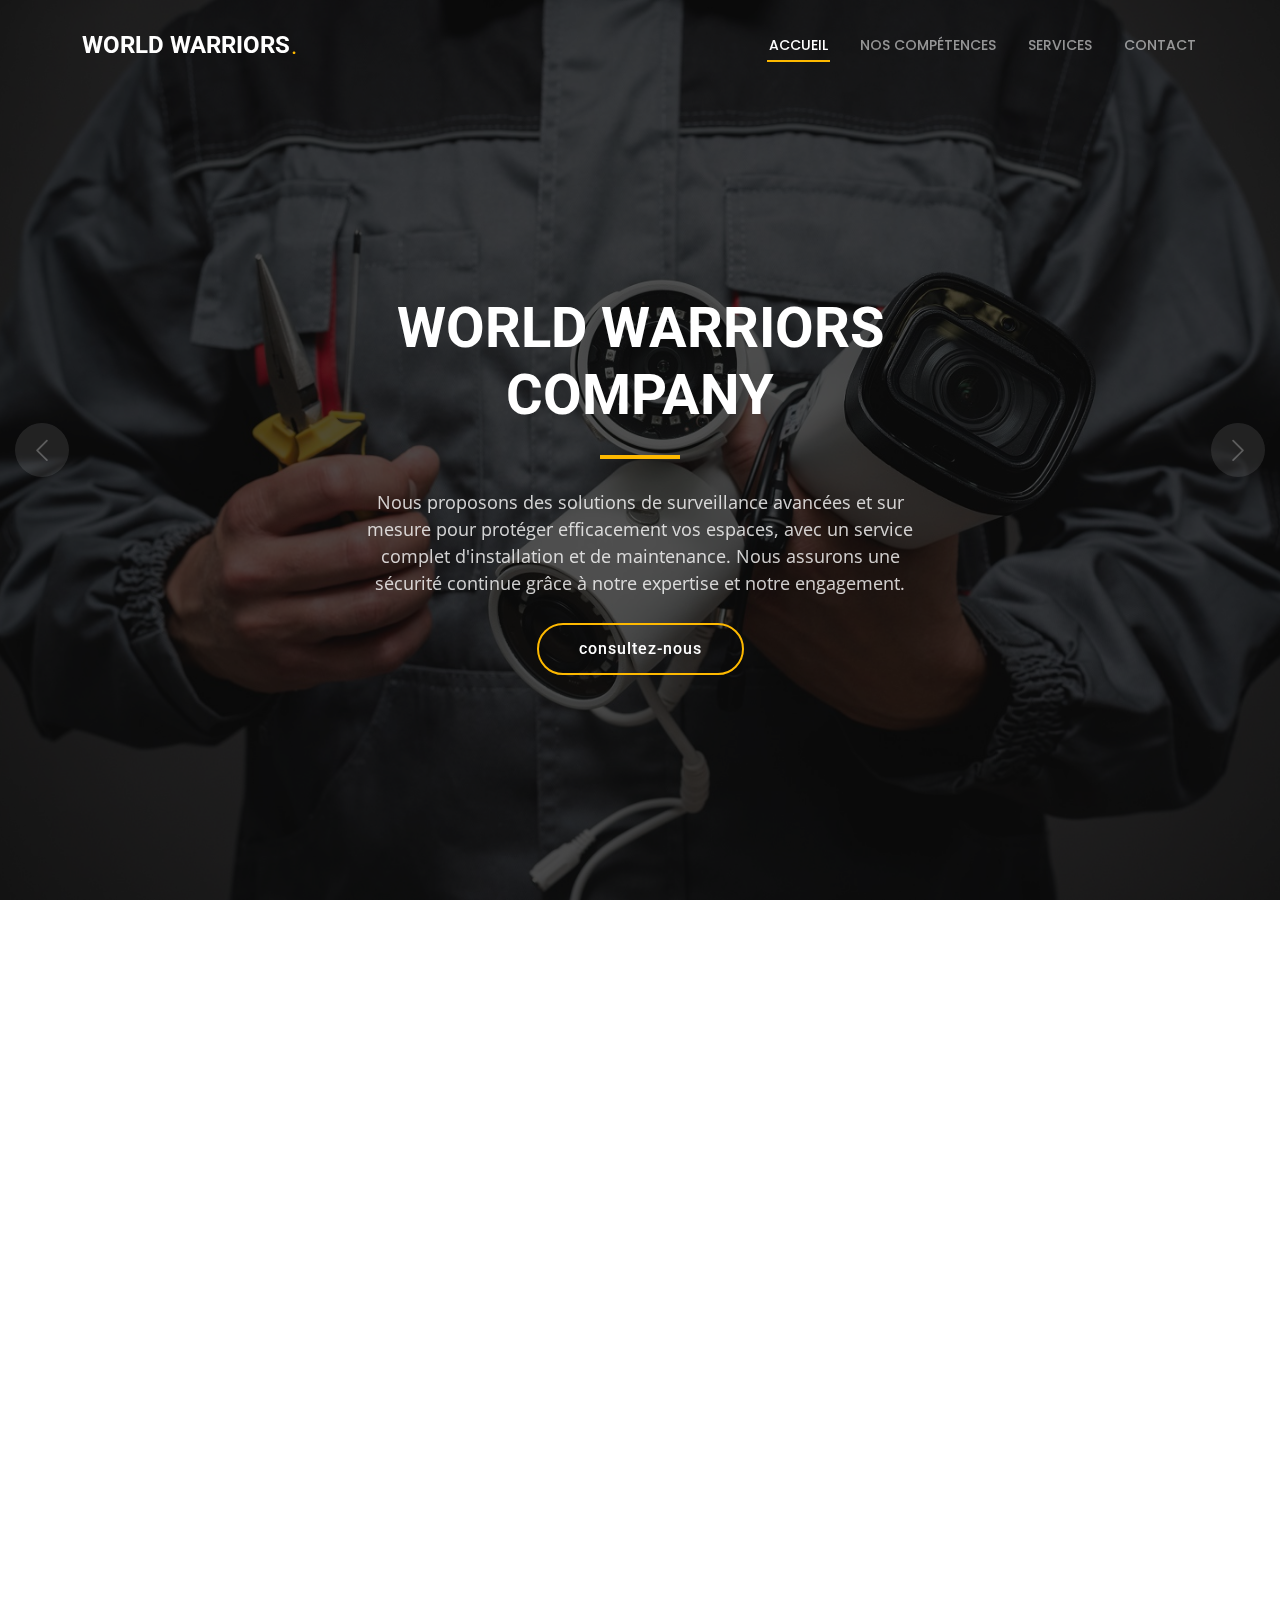
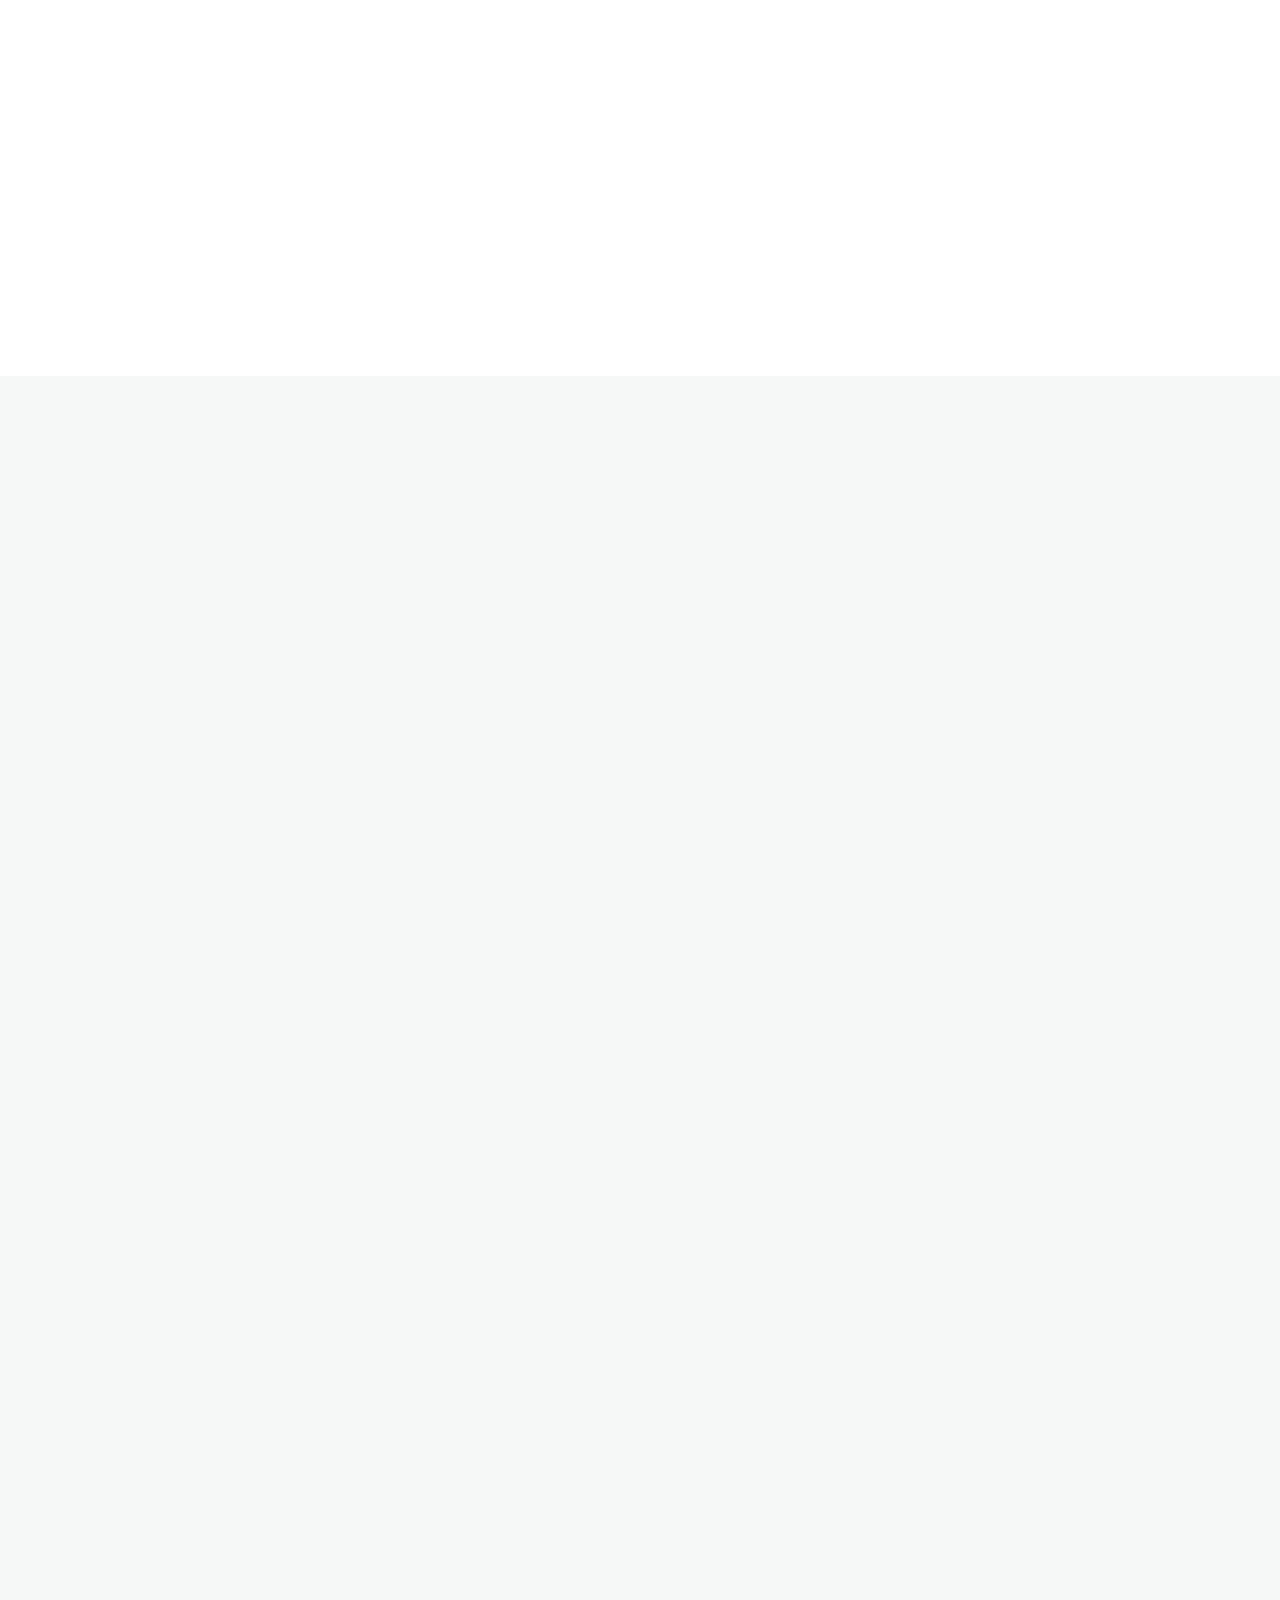
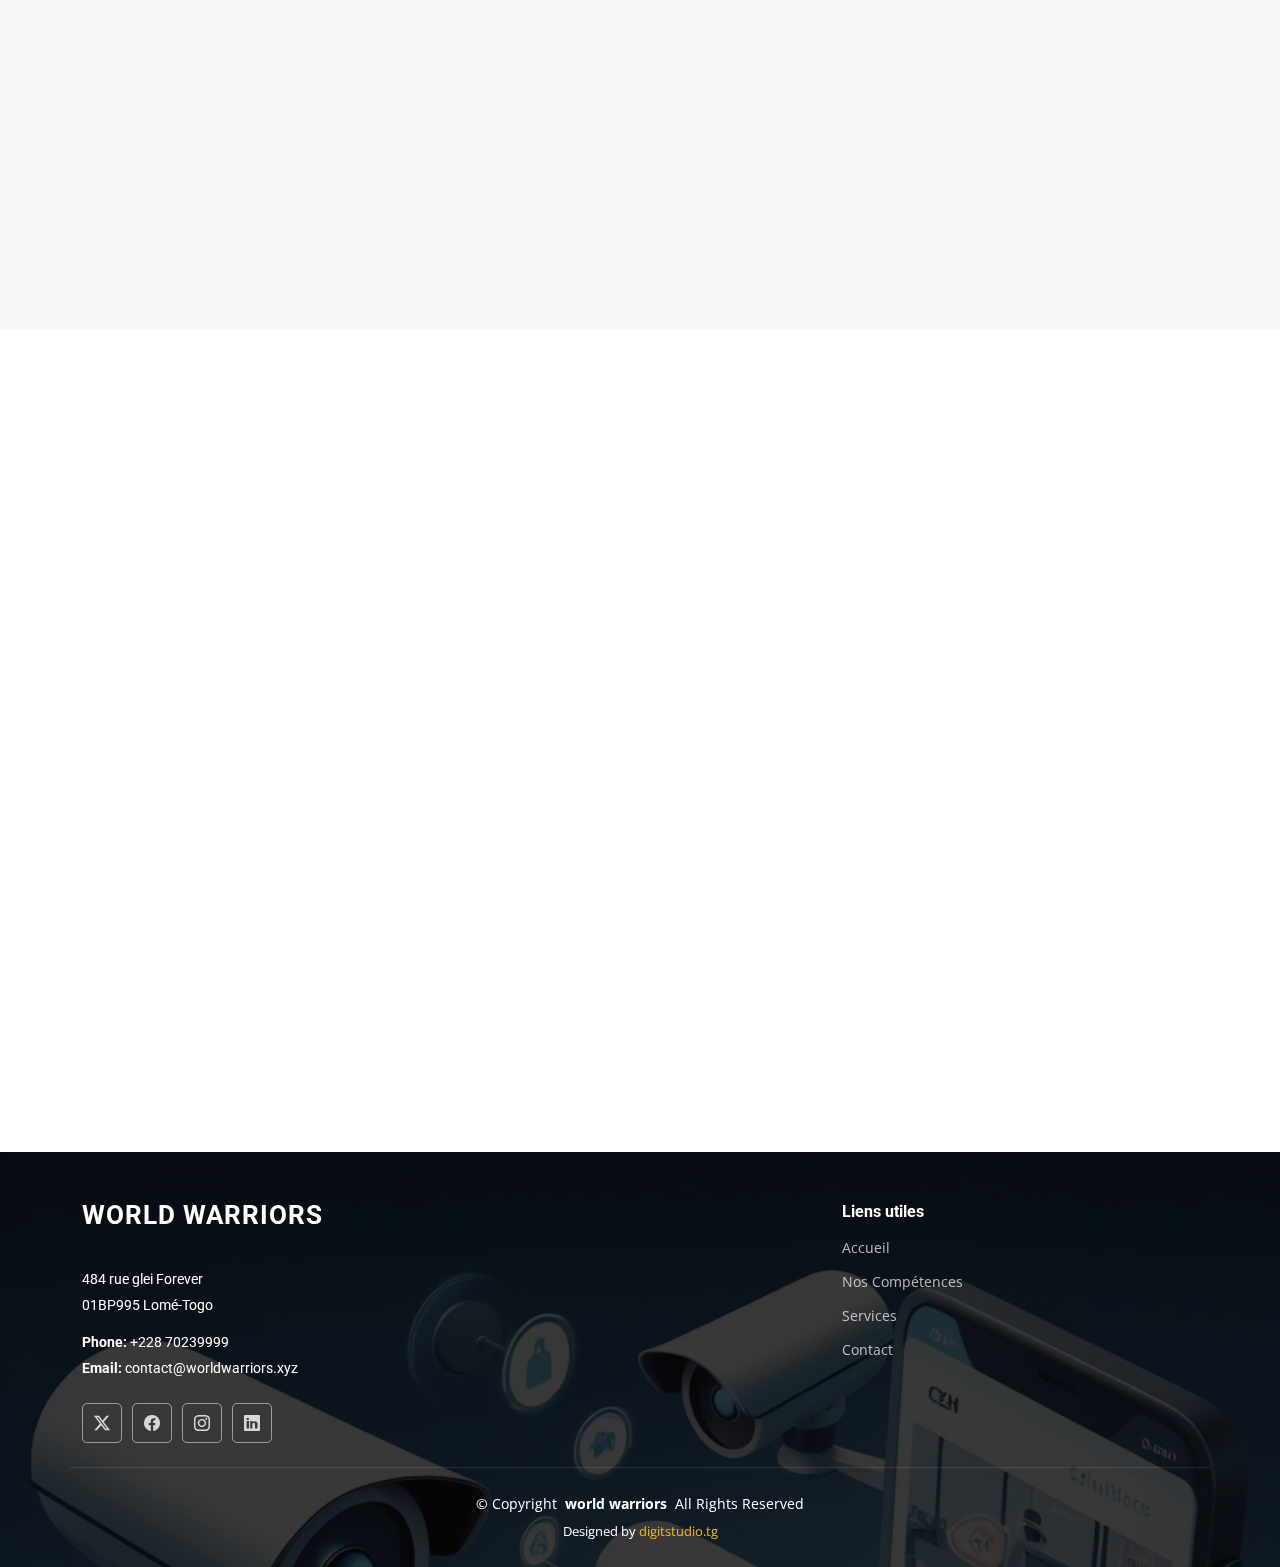
<file: index.html>
<!DOCTYPE html>
<html lang="fr">

<head>
  <meta charset="utf-8">
  <meta content="width=device-width, initial-scale=1.0" name="viewport">
  <title>Index - WORLD WARRIORS </title>
  <meta name="description" content="">
  <meta name="keywords" content="">

  <!-- Favicons -->
  <link href="assets/img/WW LOGO 1er.png" rel="icon">
  <link href="assets/img/WWlogo.png" rel="apple-touch-icon">

  <!-- Fonts -->
  <link href="https://fonts.googleapis.com" rel="preconnect">
  <link href="https://fonts.gstatic.com" rel="preconnect" crossorigin>
  <link href="https://fonts.googleapis.com/css2?family=Roboto:ital,wght@0,100;0,300;0,400;0,500;0,700;0,900;1,100;1,300;1,400;1,500;1,700;1,900&family=Open+Sans:ital,wght@0,300;0,400;0,500;0,600;0,700;0,800;1,300;1,400;1,500;1,600;1,700;1,800&family=Poppins:ital,wght@0,100;0,200;0,300;0,400;0,500;0,600;0,700;0,800;0,900;1,100;1,200;1,300;1,400;1,500;1,600;1,700;1,800;1,900&display=swap" rel="stylesheet">

  <!-- Vendor CSS Files -->
  <link href="assets/vendor/bootstrap/css/bootstrap.min.css" rel="stylesheet">
  <link href="assets/vendor/bootstrap-icons/bootstrap-icons.css" rel="stylesheet">
  <link href="assets/vendor/aos/aos.css" rel="stylesheet">
  <link href="assets/vendor/fontawesome-free/css/all.min.css" rel="stylesheet">
  <link href="assets/vendor/glightbox/css/glightbox.min.css" rel="stylesheet">
  <link href="assets/vendor/swiper/swiper-bundle.min.css" rel="stylesheet">

  <!-- Main CSS File -->
  <link href="assets/css/main.css" rel="stylesheet">

  <!-- =======================================================
  * Template Name: world warriors
  * Template URL: https://bootstrapmade.com/upconstruction-bootstrap-construction-website-template/
  * Updated: Aug 07 2024 with Bootstrap v5.3.3
  * Author: BootstrapMade.com
  * License: https://bootstrapmade.com/license/
  ======================================================== -->
</head>

<body class="index-page">

  <header id="header" class="header d-flex align-items-center fixed-top">
    <div class="container-fluid container-xl position-relative d-flex align-items-center justify-content-between">

      <a href="index.html" class="logo d-flex align-items-center">
        <!-- Uncomment the line below if you also wish to use an image logo -->
        <!-- <img src="assets/img/logo.png" alt=""> -->
        <h1 class="sitename">WORLD WARRIORS</h1> <span>.</span>
      </a>

      <nav id="navmenu" class="navmenu">
        <ul>
          <li><a href="index.html" class="active">Accueil</a></li>
          <li><a href="#constructions">Nos Compétences</a></li>
          <li><a href="#services">Services</a></li>
          <li><a href="contact.html">Contact</a></li>
        </ul>
        <i class="mobile-nav-toggle d-xl-none bi bi-list"></i>
      </nav>

    </div>
  </header>

  <main class="main">

    <!-- Hero Section -->
    <section id="hero" class="hero section dark-background">

      <div class="info d-flex align-items-center">
        <div class="container">
          <div class="row justify-content-center" data-aos="fade-up" data-aos-delay="100">
            <div class="col-lg-6 text-center">
              <h2>WORLD WARRIORS COMPANY</h2>
              <p>Nous proposons des solutions de surveillance avancées et sur mesure pour protéger efficacement vos espaces, avec un service complet d'installation et de maintenance. Nous assurons une sécurité continue grâce à notre expertise et notre engagement.</p>
              <a href="#consultez-nous" class="btn-get-started">consultez-nous</a>
            </div>
          </div>
        </div>
      </div>

      <div id="hero-carousel" class="carousel slide" data-bs-ride="carousel" data-bs-interval="5000">

        <div class="carousel-item">
          <img src="assets/img/cam.jpg" alt="">
        </div>

        <div class="carousel-item active">
          <img src="assets/img/cam2.jpg" alt="">
        </div>

        <div class="carousel-item">
          <img src="assets/img/world.jpg" alt="">
        </div>

        <div class="carousel-item">
          <img src="assets/img/cam1.jpg" alt="">
        </div>

       

        <a class="carousel-control-prev" href="#hero-carousel" role="button" data-bs-slide="prev">
          <span class="carousel-control-prev-icon bi bi-chevron-left" aria-hidden="true"></span>
        </a>

        <a class="carousel-control-next" href="#hero-carousel" role="button" data-bs-slide="next">
          <span class="carousel-control-next-icon bi bi-chevron-right" aria-hidden="true"></span>
        </a>

      </div>

    </section><!-- /Hero Section -->

    

    </section><!-- /Get Started Section -->

    <!-- Constructions Section -->
    <section id="constructions" class="constructions section">

      <!-- Section Title -->
      <div class="container section-title" data-aos="fade-up" >
        <h2>Nos Compétences</h2>
        <p>Elles s’étendent de la maintenance
          hardware et software au développements d’application sans
          oublier les réseaux qui sont notre cœur de métier.
          Aussi, nous recherchons et appliquons activement des solutions
          à des problèmes liés à l’usage des NTICS dans tous les autres
          domaines de la vie. </p>
      </div><!-- End Section Title -->

      <div class="container">

        <div class="row gy-4">

          <div class="col-lg-6" data-aos="fade-up" data-aos-delay="100">
            <div class="card-item">
              <div class="row">
                <div class="col-xl-5">
                  <div class="card-bg"><img src="assets/img/5.jpg" alt=""></div>
                </div>
                <div class="col-xl-7 d-flex align-items-center">
                  <div class="card-body">
                    <h4 class="card-title">Caméra de surveillance et Vidéo-protection.</h4>
                    <p> Nous assurons l'installation, la réparation et l'entretien de systèmes de sécurité avancés, tels que des caméras de surveillance, pour garantir une protection optimale. En plus de la maintenance, nous offrons un support dédié aux utilisateurs pour une gestion efficace de leurs équipements, avec une assistance disponible à chaque étape pour garantir une utilisation fluide et sécurisée.</p>
                  </div>
                </div>
              </div>
            </div>
          </div><!-- End Card Item -->

          <div class="col-lg-6" data-aos="fade-up" data-aos-delay="200">
            <div class="card-item">
              <div class="row">
                <div class="col-xl-5">
                  <div class="card-bg"><img src="assets/img/3.jpg" alt=""></div>
                </div>
                <div class="col-xl-7 d-flex align-items-center">
                  <div class="card-body">
                    <h4 class="card-title">Sécurité des locaux , Controle d'accès et de présence</h4>
                    <p>Grâce à des outils open source performants comme Nagios, Zabbix et Centreon, nous garantissons une surveillance proactive de vos serveurs, équipements réseaux et applications pour une gestion optimale et sécurisée.</p>
                  </div>
                </div>
              </div>
            </div>
          </div><!-- End Card Item -->

          <div class="col-lg-6" data-aos="fade-up" data-aos-delay="300">
            <div class="card-item">
              <div class="row">
                <div class="col-xl-5">
                  <div class="card-bg"><img src="assets/img/4.jpg" alt=""></div>
                </div>
                <div class="col-xl-7 d-flex align-items-center">
                  <div class="card-body">
                    <h4 class="card-title">Fourniture , Maintenance des équipements et Support aux utilisateurs</h4>
                    <p>Sécurisez vos locaux avec nos systèmes de vidéoprotection analogiques ou IP et nos systèmes de contrôle d’accès. Forts de plus de 15 ans d’expérience, nos techniciens assurent une installation et une configuration impeccables.</p>
                  </div>
                </div>
              </div>
            </div>
          </div><!-- End Card Item -->

          <div class="col-lg-6" data-aos="fade-up" data-aos-delay="400">
            <div class="card-item">
              <div class="row">
                <div class="col-xl-5">
                  <div class="card-bg"><img src="assets/img/1.jpg" alt=""></div>
                </div>
                <div class="col-xl-7 d-flex align-items-center">
                  <div class="card-body">
                    <h4 class="card-title">Espaces verts et Arrosage automatique</h4>
                    <p>Protégez vos données et sécurisez vos activités avec nos solutions cloud (OVH, Amazon, Google) et nos plans de reprise en cas de sinistre. Nos experts en sécurité IT vous accompagnent dans toutes vos transformations digitales.</p>
                  </div>
                </div>
              </div>
            </div>
          </div><!-- End Card Item -->

        </div>

      </div>

    </section><!-- /Constructions Section -->

    <!-- Services Section -->
    <section id="services" class="services section light-background">

      <!-- Section Title -->
      <div class="container section-title" data-aos="fade-up">
        <h2>Services</h2>
<p>Pour résoudre vos soucis</p>
</div><!-- End Section Title -->

<div class="container">

  <div class="row gy-4">

    <div class="col-lg-4 col-md-6" data-aos="fade-up" data-aos-delay="100">
      <div class="service-item position-relative">
        <div class="icon">
          <i class="bi bi-router"></i>
        </div>
        <h3>fourniture , maintenance des équipements et support aux utilisateurs</h3>
        <p>Nous assurons l'installation, la réparation et l'entretien de systèmes de sécurité avancés, tels que des caméras de surveillance, pour garantir une protection optimale. En plus de la maintenance, nous offrons un support dédié aux utilisateurs pour une gestion efficace de leurs équipements, avec une assistance disponible à chaque étape pour garantir une utilisation fluide et sécurisée.</p>
        <a href="#fourniture , maintenance des équipements et support aux utilisateurs" class="readmore stretched-link">Lire plus <i class="bi bi-arrow-right"></i></a>
      </div>
    </div><!-- End Service Item -->

    <div class="col-lg-4 col-md-6" data-aos="fade-up" data-aos-delay="200">
      <div class="service-item position-relative">
        <div class="icon">
          <i class="bi bi-building"></i>
        </div>
        <h3>Espace verts et arrosage automatique</h3>
        <p>Nous offrons des équipements modernes et efficaces pour assurer une irrigation optimale, tout en minimisant la consommation d'eau. Grâce à notre expertise, nous créons des environnements paysagers durables et esthétiques, en prenant en charge la maintenance régulière des espaces verts. Notre objectif est de garantir à nos clients des jardins toujours verdoyants et parfaitement entretenus, sans effort.</p>
        <a href="#Espace verts et arrosage automatique" class="readmore stretched-link">Lire plus <i class="bi bi-arrow-right"></i></a>
      </div>
    </div><!-- End Service Item -->

    <div class="col-lg-4 col-md-6" data-aos="fade-up" data-aos-delay="300">
      <div class="service-item position-relative">
        <div class="icon">
          <i class="bi bi-shield-lock"></i>
        </div>
        <h3>caméras de surveillance et vidéo-protection</h3>
        <p>Nous offrons des solutions sur mesure pour assurer la sécurité des entreprises et des particuliers, en utilisant des technologies de pointe pour une surveillance en temps réel. Nos équipements permettent de capturer des images de haute qualité, offrant une protection renforcée et une dissuasion efficace contre les intrusions. En complément, nous assurons la maintenance et le support technique pour garantir un fonctionnement optimal et continu des systèmes de sécurité.</p>
        <a href="#caméras de surveillance et vidéo-protection" class="readmore stretched-link">Lire plus <i class="bi bi-arrow-right"></i></a>
      </div>
    </div><!-- End Service Item -->

    <div class="col-lg-4 col-md-6" data-aos="fade-up" data-aos-delay="400">
      <div class="service-item position-relative">
        <div class="icon">
          <i class="bi bi-camera-video"></i>
        </div>
        <h3>Sécurité des Locaux,controle d'accès et de présence</h3>
        <p>Nous offrons des technologies fiables permettant de réguler et surveiller l'accès aux bâtiments, en assurant une gestion sécurisée des entrées et sorties. Nos dispositifs de contrôle de présence permettent un suivi précis du personnel et des visiteurs, garantissant ainsi la sécurité et la traçabilité au sein des entreprises. Grâce à notre expertise, nous mettons en place des solutions sur mesure, adaptées aux besoins spécifiques de chaque client, pour une protection renforcée des lieux.</p>
        <a href="#Sécurité des Locaux,controle d'accès et de présence" class="readmore stretched-link">Lire plus <i class="bi bi-arrow-right"></i></a>
      </div>
    </div><!-- End Service Item -->

  </div><!-- End Row -->

</div><!-- End Container -->


      </div>

    </div>

  </section><!-- /Stats Counter Section -->
</div>

    </section><!-- /Features Section -->

    <!-- Projects Section -->
    <section id="projects" class="projects section">

      <!-- Section Title -->
      <div class="container section-title" data-aos="fade-up", id="l">
       <!-- Section des Projets -->
<section id="projects" class="projects section">

  <!-- Titre de la Section -->
  <div class="container section-title" data-aos="fade-up">
    <h2>Projets</h2>
    <p>Nous offrons des solutions complètes et sur mesure en montage, assistance et solutions diverses pour répondre à vos besoins spécifiques.</p>
  </div><!-- Fin du Titre de la Section -->

  <div class="container">

    <div class="isotope-layout" data-default-filter="*" data-layout="masonry" data-sort="original-order">

      <!-- Filtres de portfolio -->
      <ul class="portfolio-filters isotope-filters text-center" data-aos="fade-up" data-aos-delay="100">
        <li data-filter="*" class="filter-active">All</li>
        <li data-filter=".filter-montage">Montage</li>
        <li data-filter=".filter-assistance">Assistance</li>
      </ul><!-- Fin des Filtres de portfolio -->

      <div class="row gy-4 isotope-container" data-aos="fade-up" data-aos-delay="200">

        <!-- Projet All 1 -->
        <div class="col-lg-4 col-md-6 portfolio-item isotope-item filter-montage filter-assistance">
          <div class="portfolio-content h-100">
            <img src="assets/img/repa1.jpg" class="img-fluid" alt="Projet 1">
            <div class="portfolio-info">
              <h4>Projet Montage & Assistance</h4>
              <p>Projet alliant montage complexe et assistance technique.</p>
              <a href="assets/img/ass (2).jpg" title="Zoom" data-gallery="portfolio-gallery" class="glightbox preview-link">
                <i class="bi bi-zoom-in"></i>
              </a>
              <!--<a href="projet-details.html" title="Détails" class="details-link">
                <i class="bi bi-link-45deg"></i>
              </a>-->
            </div>
          </div>
        </div><!-- Fin du Projet All 1 -->

        <!-- Projet Montage 1 -->
        <div class="col-lg-4 col-md-6 portfolio-item isotope-item filter-montage">
          <div class="portfolio-content h-100">
            <img src="assets/img/mont3.jpg" class="img-fluid" alt="Projet Montage">
            <div class="portfolio-info">
              <h4>Projet Montage</h4>
              <p>Montage d'infrastructures techniques.</p>
              <a href="assets/img/mont2.jpg" title="Zoom" data-gallery="portfolio-gallery" class="glightbox preview-link">
                <i class="bi bi-zoom-in"></i>
              </a>
               <!--<a href="project-details.html" title="Détails" class="details-link">
                <i class="bi bi-link-45deg"></i>
              </a>-->
            </div>
          </div>
        </div><!-- Fin du Projet Montage 1  -->

        <!-- Projet Assistance 1 -->
        <div class="col-lg-4 col-md-6 portfolio-item isotope-item filter-assistance">
          <div class="portfolio-content h-100">
            <img src="assets/img/ass3.jpg" class="img-fluid" alt="Projet Assistance">
            <div class="portfolio-info">
              <h4>Projet Assistance</h4>
              <p>Assistance technique et support client.</p>
              <a href="assets/img/ass.jpg" title="Zoom" data-gallery="portfolio-gallery" class="glightbox preview-link">
                <i class="bi bi-zoom-in"></i>
              </a>
               <!--<a href="project-details.html" title="Détails" class="details-link">
                <i class="bi bi-link-45deg"></i>
              </a>-->
            </div>
          </div>
        </div><!-- Fin du Projet Assistance 1 -->

      </div><!-- Fin du Container du Portfolio -->

    </div>

  </div>


</section><!-- Fin de la Section des Projets -->
     

    </section><!-- /Recent Blog Posts Section -->

  </main>

  <footer id="footer" class="footer dark-background">

    <div class="container footer-top">
      <div class="row gy-4">
        <div class="col-lg-4 col-md-6 footer-about">
          <a href="index.html" class="logo d-flex align-items-center">
            <span class="sitename">WORLD WARRIORS</span>
          </a>
          <div class="footer-contact pt-3">
            <p>484 rue glei Forever</p>
            <p>01BP995 Lomé-Togo</p>
            <p class="mt-3"><strong>Phone:</strong> <span>+228 70239999</span></p>
            <p><strong>Email:</strong> <span> contact@worldwarriors.xyz</span></p>
          </div>
          <div class="social-links d-flex mt-4">
            <a href=""><i class="bi bi-twitter-x"></i></a>
            <a href=""><i class="bi bi-facebook"></i></a>
            <a href=""><i class="bi bi-instagram"></i></a>
            <a href=""><i class="bi bi-linkedin"></i></a>
          </div>
        </div>


        <div class="col-lg-2 col-md-3 footer-links">
          
        </div>

        <div class="col-lg-2 col-md-3 footer-links">
         
        </div>

        <div class="col-lg-2 col-md-3 footer-links">
          <h4>Liens utiles</h4>
          <ul>
            <li><a href="index.html" class="active">Accueil</a></li>
            <li><a href="#constructions">Nos Compétences</a></li>
            <li><a href="#services">Services</a></li>   
            <li><a href="contact.html">Contact</a></li>
          </ul>
        </div>
        </div>

      </div>
    </div>

    <div class="container copyright text-center mt-4">
      <p>© <span>Copyright</span> <strong class="px-1 sitename">world warriors</strong> <span>All Rights Reserved</span></p>
      <div class="credits">
        <!-- All the links in the footer should remain intact. -->
        <!-- You can delete the links only if you've purchased the pro version. -->
        <!-- Licensing information: https://bootstrapmade.com/license/ -->
        <!-- Purchase the pro version with working PHP/AJAX contact form: [buy-url] -->
        Designed by <a href="https://digitstudio.tg/">digitstudio.tg </a>
      </div>
    </div>

  </footer>

  <!-- Scroll Top -->
  <a href="#" id="scroll-top" class="scroll-top d-flex align-items-center justify-content-center"><i class="bi bi-arrow-up-short"></i></a>

  <!-- Preloader -->
  <div id="preloader"></div>

  <!-- Vendor JS Files -->
  <script src="assets/vendor/bootstrap/js/bootstrap.bundle.min.js"></script>
  <script src="assets/vendor/php-email-form/validate.js"></script>
  <script src="assets/vendor/aos/aos.js"></script>
  <script src="assets/vendor/glightbox/js/glightbox.min.js"></script>
  <script src="assets/vendor/imagesloaded/imagesloaded.pkgd.min.js"></script>
  <script src="assets/vendor/isotope-layout/isotope.pkgd.min.js"></script>
  <script src="assets/vendor/swiper/swiper-bundle.min.js"></script>
  <script src="assets/vendor/purecounter/purecounter_vanilla.js"></script>

  <!-- Main JS File -->
  <script src="assets/js/main.js"></script>

</body>

</html>
</file>
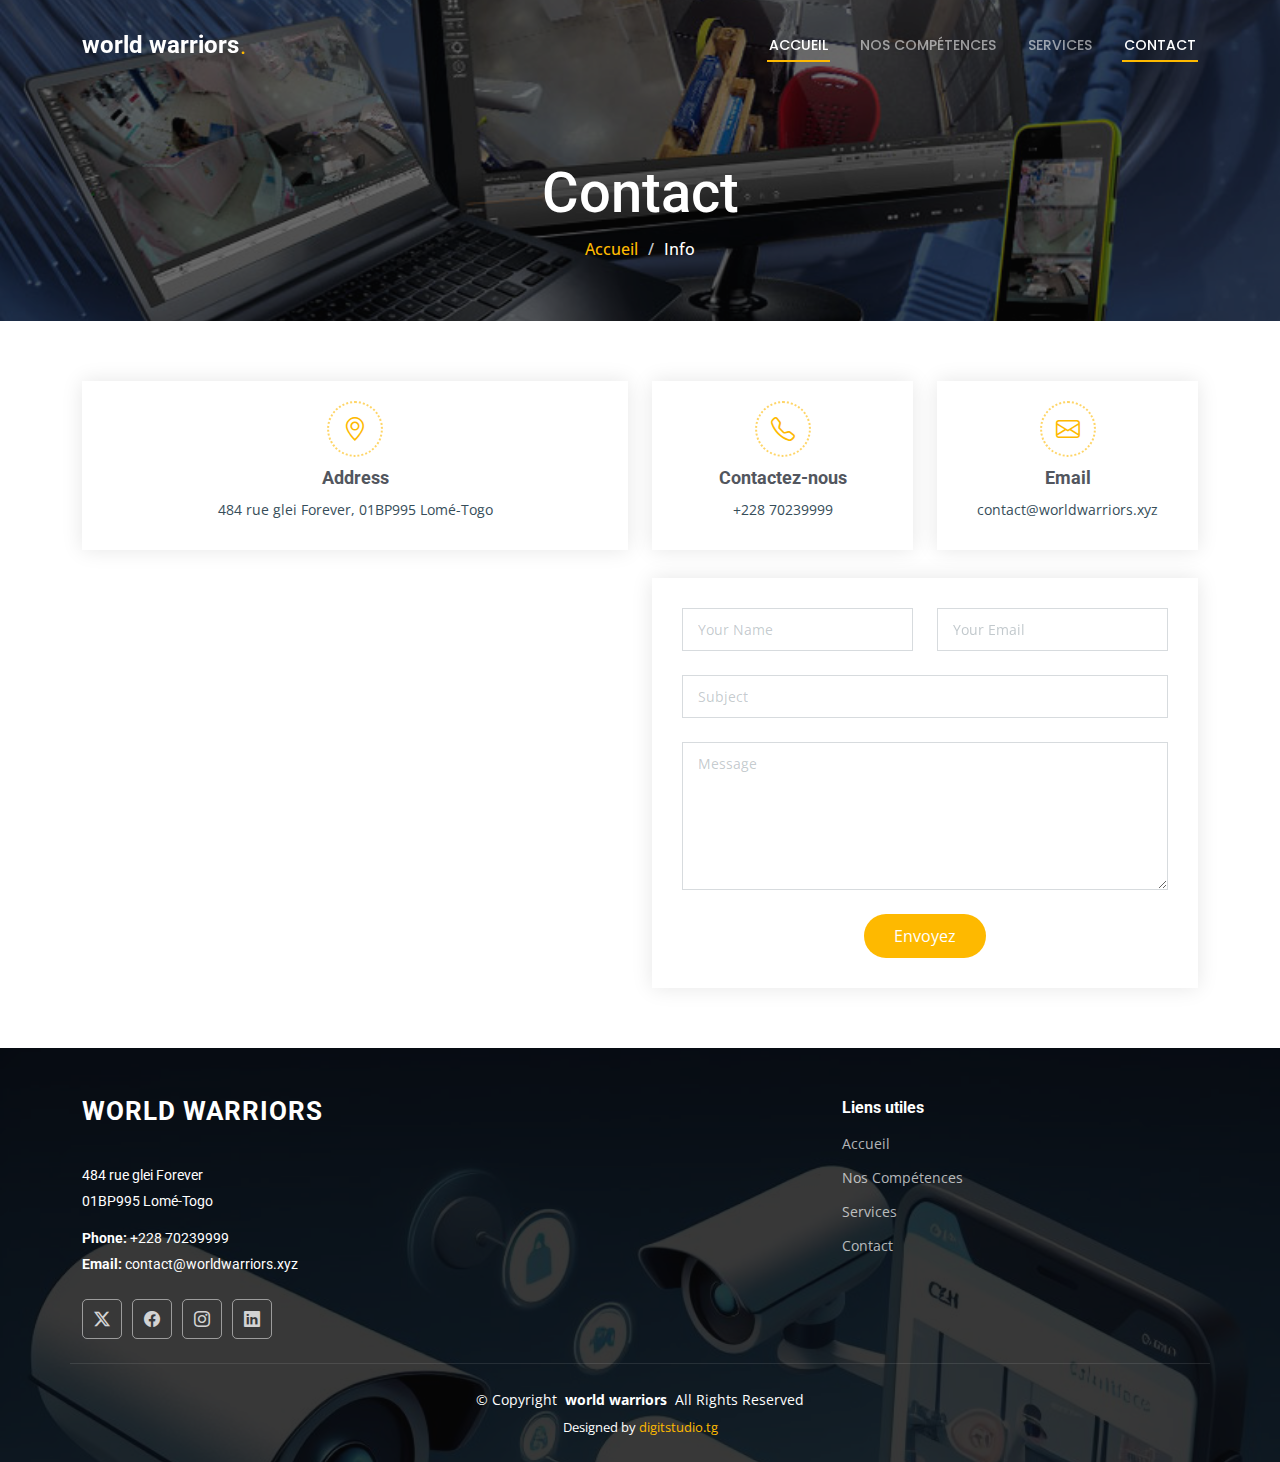
<file: contact.html>
<!DOCTYPE html>
<html lang="fr">

<head>
  <meta charset="utf-8">
  <meta content="width=device-width, initial-scale=1.0" name="viewport">
  <title>Contact - WORLD WARRIORS Template</title>
  <meta name="description" content="">
  <meta name="keywords" content="">

  <!-- Favicons -->
  <link href="assets/img/favicon.png" rel="icon">
  <link href="assets/img/apple-touch-icon.png" rel="apple-touch-icon">

  <!-- Fonts -->
  <link href="https://fonts.googleapis.com" rel="preconnect">
  <link href="https://fonts.gstatic.com" rel="preconnect" crossorigin>
  <link href="https://fonts.googleapis.com/css2?family=Roboto:ital,wght@0,100;0,300;0,400;0,500;0,700;0,900;1,100;1,300;1,400;1,500;1,700;1,900&family=Open+Sans:ital,wght@0,300;0,400;0,500;0,600;0,700;0,800;1,300;1,400;1,500;1,600;1,700;1,800&family=Poppins:ital,wght@0,100;0,200;0,300;0,400;0,500;0,600;0,700;0,800;0,900;1,100;1,200;1,300;1,400;1,500;1,600;1,700;1,800;1,900&display=swap" rel="stylesheet">

  <!-- Vendor CSS Files -->
  <link href="assets/vendor/bootstrap/css/bootstrap.min.css" rel="stylesheet">
  <link href="assets/vendor/bootstrap-icons/bootstrap-icons.css" rel="stylesheet">
  <link href="assets/vendor/aos/aos.css" rel="stylesheet">
  <link href="assets/vendor/fontawesome-free/css/all.min.css" rel="stylesheet">
  <link href="assets/vendor/glightbox/css/glightbox.min.css" rel="stylesheet">
  <link href="assets/vendor/swiper/swiper-bundle.min.css" rel="stylesheet">

  <!-- Main CSS File -->
  <link href="assets/css/main.css" rel="stylesheet">

  <!-- =======================================================
  * Template Name: world warriors
  * Template URL: https://bootstrapmade.com/upconstruction-bootstrap-construction-website-template/
  * Updated: Aug 07 2024 with Bootstrap v5.3.3
  * Author: BootstrapMade.com
  * License: https://bootstrapmade.com/license/
  ======================================================== -->
</head>

<body class="contact-page">

  <header id="header" class="header d-flex align-items-center fixed-top">
    <div class="container-fluid container-xl position-relative d-flex align-items-center justify-content-between">

      <a href="index.html" class="logo d-flex align-items-center">
        <!-- Uncomment the line below if you also wish to use an image logo -->
        <!-- <img src="assets/img/logo.png" alt=""> -->
        <h1 class="sitename">world warriors</h1> <span>.</span>
      </a>

      <nav id="navmenu" class="navmenu">
        <ul>
          <li><a href="index.html" class="active">Accueil</a></li>
          <li><a href="#constructions">Nos Compétences</a></li>
          <li><a href="#services">Services</a></li>
          <li><a href="contact.html" class="active">Contact</a></li>
        </ul>
        <i class="mobile-nav-toggle d-xl-none bi bi-list"></i>
      </nav>

    </div>
  </header>

  <main class="main">

    <!-- Page Title -->
    <div class="page-title dark-background" style="background-image: url(assets/img/FD\ con.jpg);">
      <div class="container position-relative">
        <h1>Contact</h1>
        <nav class="breadcrumbs">
          <ol>
            <li><a href="index.html">Accueil</a></li>
            <li class="current">Info</li>
          </ol>
        </nav>
      </div>
    </div><!-- End Page Title -->

    <!-- Contact Section -->
    <section id="contact" class="contact section">

      <div class="container" data-aos="fade-up" data-aos-delay="100">

        <div class="row gy-4">

          <div class="col-lg-6">
            <div class="info-item d-flex flex-column justify-content-center align-items-center" data-aos="fade-up" data-aos-delay="200">
              <i class="bi bi-geo-alt"></i>
              <h3>Address</h3>
              <p>484 rue glei Forever, 01BP995 Lomé-Togo</p>
            </div>
          </div><!-- End Info Item -->

          <div class="col-lg-3 col-md-6">
            <div class="info-item d-flex flex-column justify-content-center align-items-center" data-aos="fade-up" data-aos-delay="300">
              <i class="bi bi-telephone"></i>
              <h3>Contactez-nous</h3>
              <p>+228 70239999</p>
            </div>
          </div><!-- End Info Item -->

          <div class="col-lg-3 col-md-6">
            <div class="info-item d-flex flex-column justify-content-center align-items-center" data-aos="fade-up" data-aos-delay="400">
              <i class="bi bi-envelope"></i>
              <h3>Email</h3>
              <p>contact@worldwarriors.xyz</p>
            </div>
          </div><!-- End Info Item -->

        </div>

        <div class="row gy-4 mt-1">
          <div class="col-lg-6" data-aos="fade-up" data-aos-delay="300">
            <iframe src="https://www.google.com/maps/embed?pb=!1m14!1m8!1m3!1d48389.78314118045!2d-74.006138!3d40.710059!3m2!1i1024!2i768!4f13.1!3m3!1m2!1s0x89c25a22a3bda30d%3A0xb89d1fe6bc499443!2sDowntown%20Conference%20Center!5e0!3m2!1sen!2sus!4v1676961268712!5m2!1sen!2sus" frameborder="0" style="border:0; width: 100%; height: 400px;" allowfullscreen="" loading="lazy" referrerpolicy="no-referrer-when-downgrade"></iframe>
          </div><!-- End Google Maps -->

          <div class="col-lg-6">
            <form action="forms/contact.php" method="post" class="php-email-form" data-aos="fade-up" data-aos-delay="400">
              <div class="row gy-4">

                <div class="col-md-6">
                  <input type="text" name="name" class="form-control" placeholder="Your Name" required="">
                </div>

                <div class="col-md-6 ">
                  <input type="email" class="form-control" name="email" placeholder="Your Email" required="">
                </div>

                <div class="col-md-12">
                  <input type="text" class="form-control" name="subject" placeholder="Subject" required="">
                </div>

                <div class="col-md-12">
                  <textarea class="form-control" name="message" rows="6" placeholder="Message" required=""></textarea>
                </div>

                <div class="col-md-12 text-center">
                  <div class="loading">En Cours</div>
                  <div class="error-message"></div>
                  <div class="sent-message">votre demande a été Approuvée. MERCI!</div>

                  <button type="submit">Envoyez</button>
                </div>

              </div>
            </form>
          </div><!-- End Contact Form -->

        </div>

      </div>

    </section><!-- /Contact Section -->

  </main>

  <footer id="footer" class="footer dark-background">

    <div class="container footer-top">
      <div class="row gy-4">
        <div class="col-lg-4 col-md-6 footer-about">
          <a href="index.html" class="logo d-flex align-items-center">
            <span class="sitename">WORLD WARRIORS</span>
          </a>
          <div class="footer-contact pt-3">
            <p>484 rue glei Forever</p>
            <p>01BP995 Lomé-Togo</p>
            <p class="mt-3"><strong>Phone:</strong> <span>+228 70239999</span></p>
            <p><strong>Email:</strong> <span> contact@worldwarriors.xyz</span></p>
          </div>
          <div class="social-links d-flex mt-4">
            <a href=""><i class="bi bi-twitter-x"></i></a>
            <a href=""><i class="bi bi-facebook"></i></a>
            <a href=""><i class="bi bi-instagram"></i></a>
            <a href=""><i class="bi bi-linkedin"></i></a>
          </div>
        </div>

       

        <div class="col-lg-2 col-md-3 footer-links">
          
        </div>

        <div class="col-lg-2 col-md-3 footer-links">
         
        </div>

        <div class="col-lg-2 col-md-3 footer-links">
          <h4>Liens utiles</h4>
          <ul>
            <li><a href="index.html" class="active">Accueil</a></li>
            <li><a href="#constructions">Nos Compétences</a></li>
            <li><a href="#services">Services</a></li>   
            <li><a href="contact.html">Contact</a></li>
          </ul>
        </div>
        </div>

      </div>
    </div>

    <div class="container copyright text-center mt-4">
      <p>© <span>Copyright</span> <strong class="px-1 sitename">world warriors</strong> <span>All Rights Reserved</span></p>
      <div class="credits">
        <!-- All the links in the footer should remain intact. -->
        <!-- You can delete the links only if you've purchased the pro version. -->
        <!-- Licensing information: https://bootstrapmade.com/license/ -->
        <!-- Purchase the pro version with working PHP/AJAX contact form: [buy-url] -->
        Designed by <a href="https://digitstudio.tg/">digitstudio.tg</a>
      </div>
    </div>

  </footer>

  <!-- Scroll Top -->
  <a href="#" id="scroll-top" class="scroll-top d-flex align-items-center justify-content-center"><i class="bi bi-arrow-up-short"></i></a>

  <!-- Preloader -->
  <div id="preloader"></div>

  <!-- Vendor JS Files -->
  <script src="assets/vendor/bootstrap/js/bootstrap.bundle.min.js"></script>
  <script src="assets/vendor/php-email-form/validate.js"></script>
  <script src="assets/vendor/aos/aos.js"></script>
  <script src="assets/vendor/glightbox/js/glightbox.min.js"></script>
  <script src="assets/vendor/imagesloaded/imagesloaded.pkgd.min.js"></script>
  <script src="assets/vendor/isotope-layout/isotope.pkgd.min.js"></script>
  <script src="assets/vendor/swiper/swiper-bundle.min.js"></script>
  <script src="assets/vendor/purecounter/purecounter_vanilla.js"></script>

  <!-- Main JS File -->
  <script src="assets/js/main.js"></script>

</body>

</html>
</file>
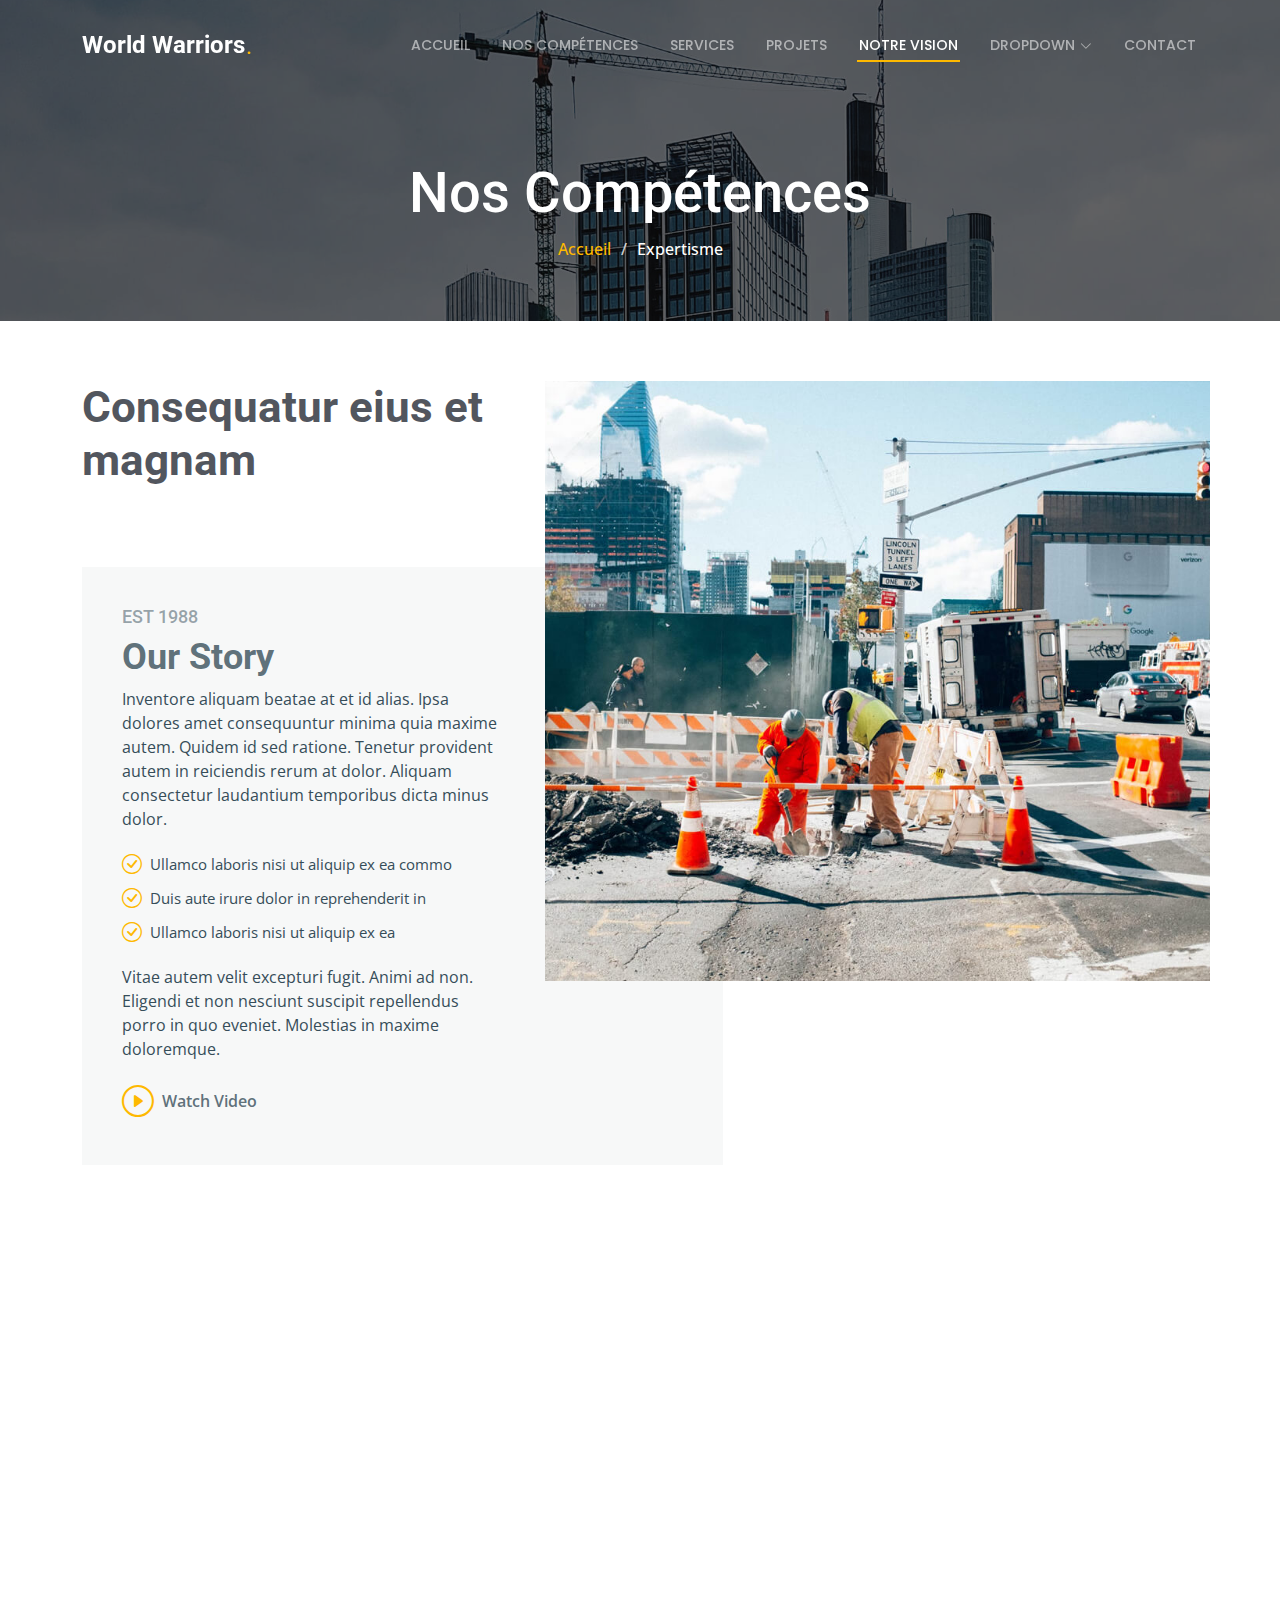
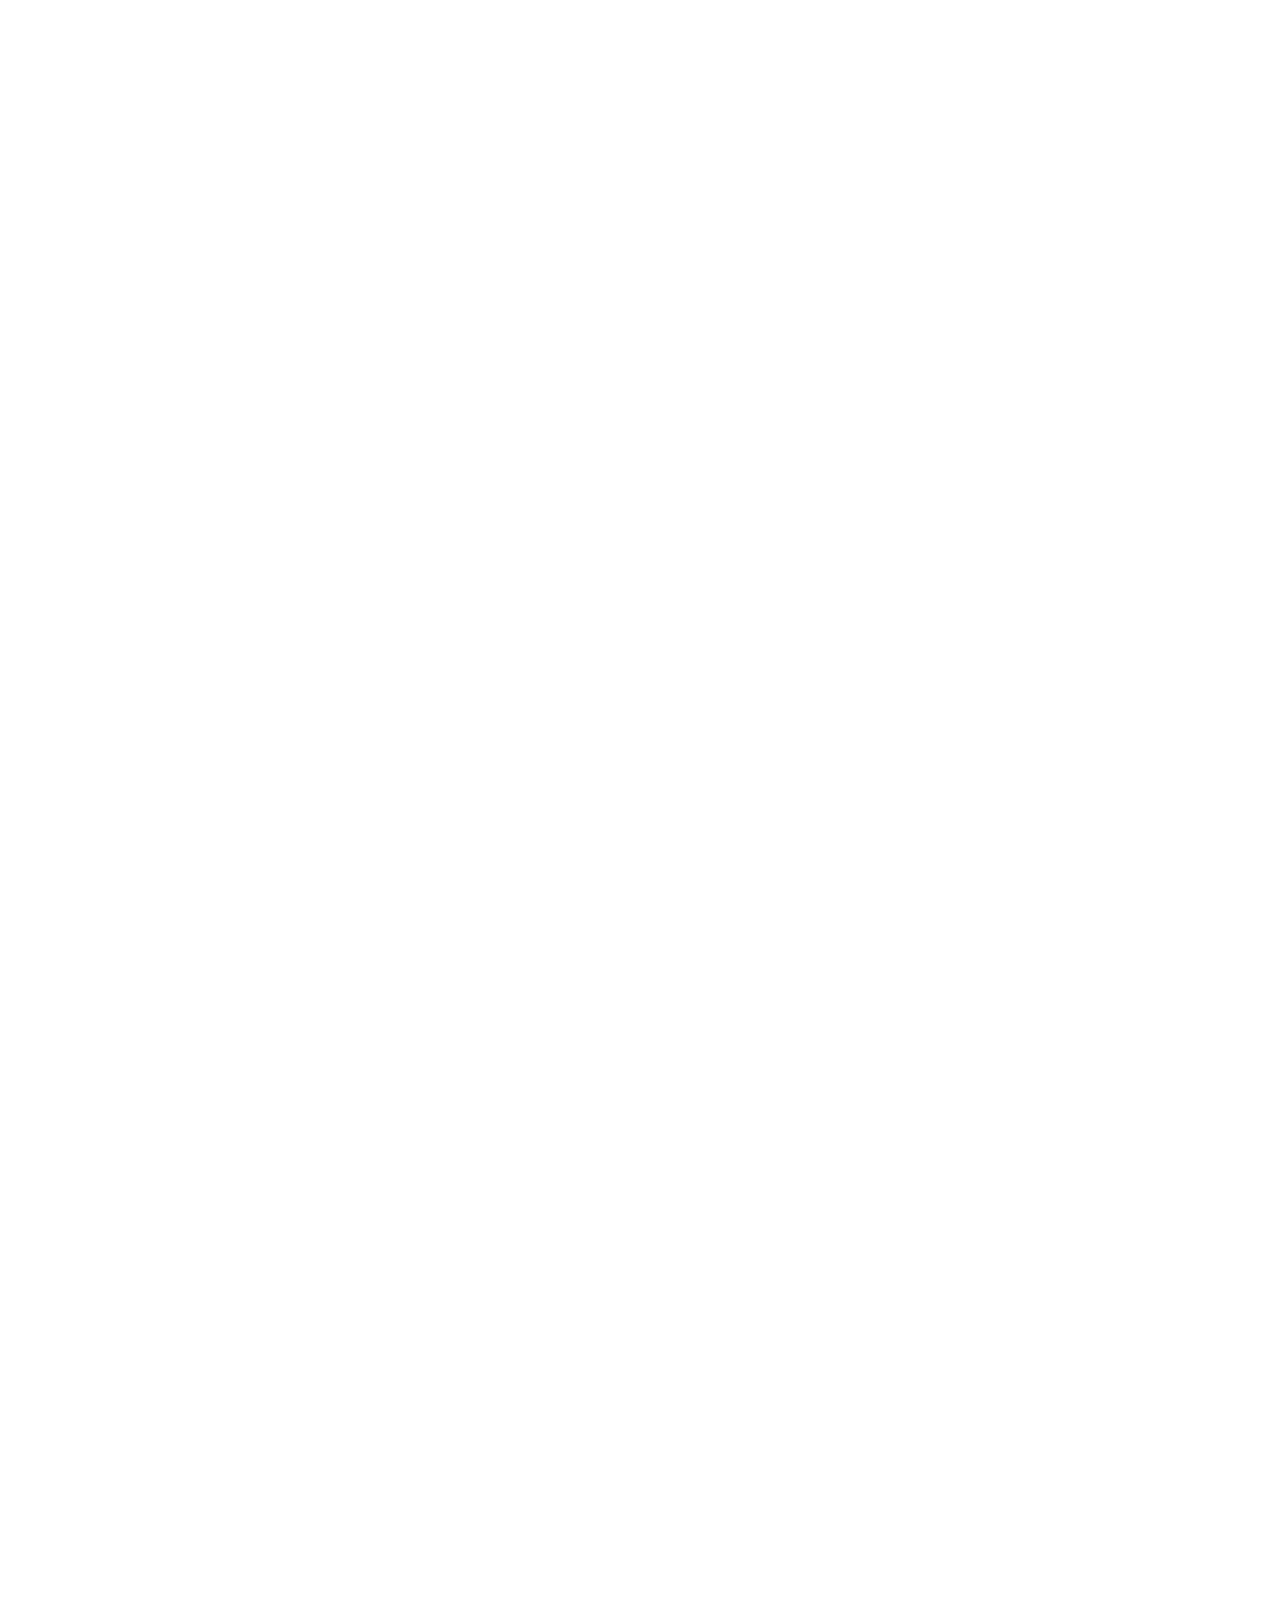
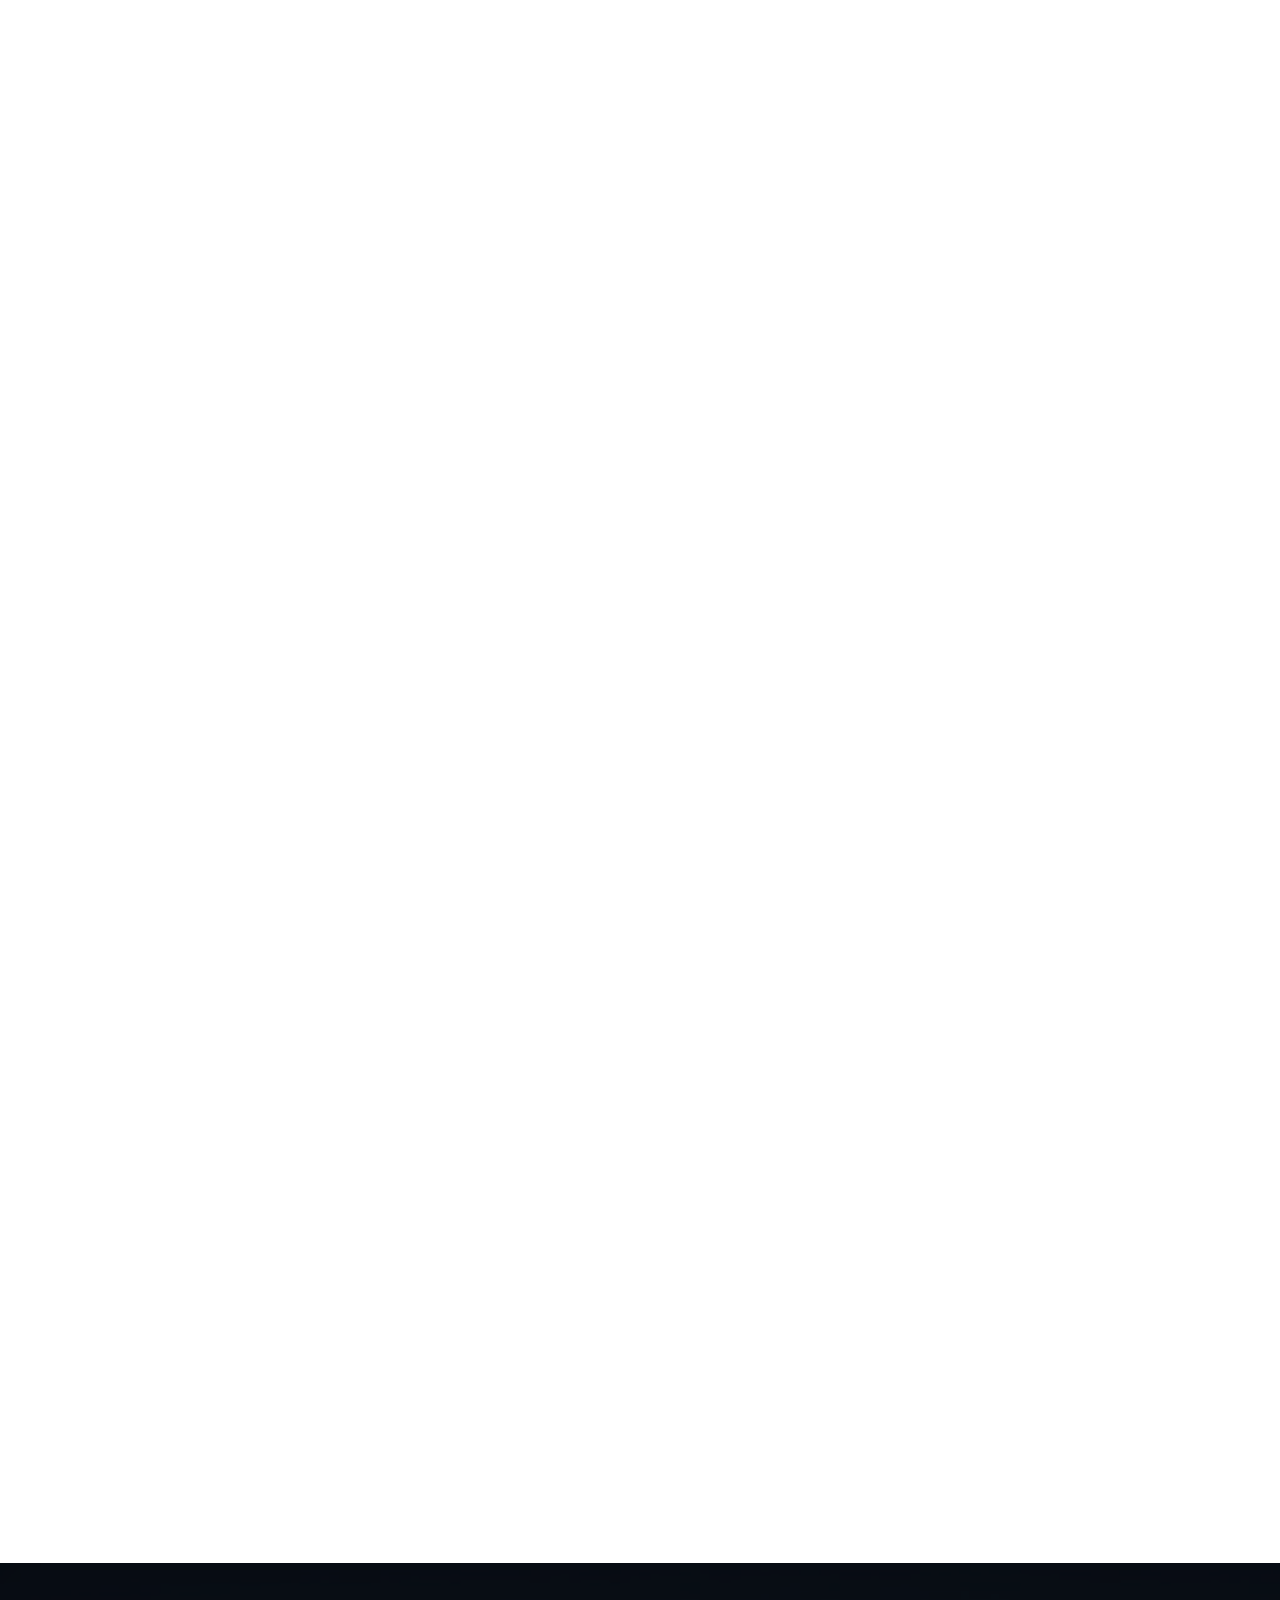
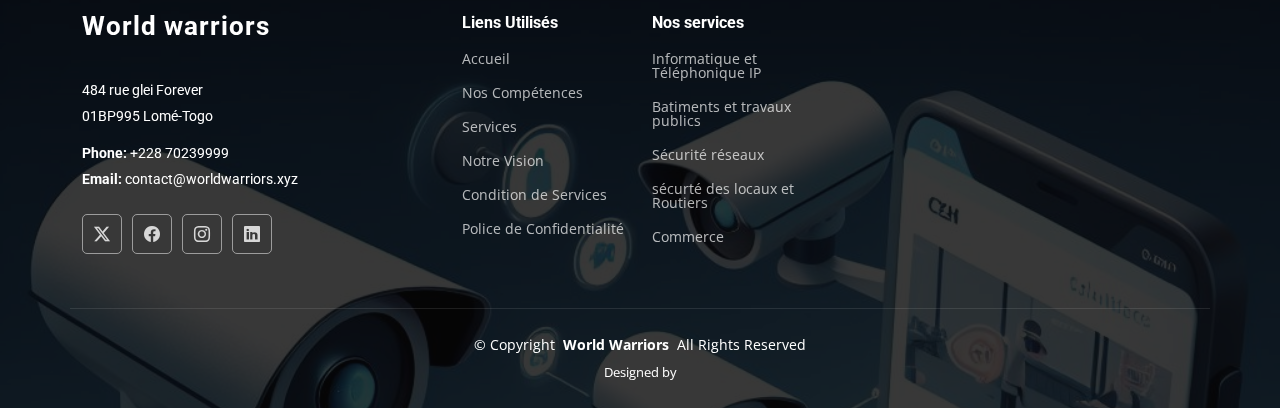
<file: Nos Compétences.html>
<!DOCTYPE html>
<html lang="fr">

<head>
  <meta charset="utf-8">
  <meta content="width=device-width, initial-scale=1.0" name="viewport">
  <title>Vision - WORLD WARRIORS Template</title>
  <meta name="description" content="">
  <meta name="keywords" content="">

  <!-- Favicons -->
  <link href="assets/img/favicon.png" rel="icon">
  <link href="assets/img/apple-touch-icon.png" rel="apple-touch-icon">

  <!-- Fonts -->
  <link href="https://fonts.googleapis.com" rel="preconnect">
  <link href="https://fonts.gstatic.com" rel="preconnect" crossorigin>
  <link href="https://fonts.googleapis.com/css2?family=Roboto:ital,wght@0,100;0,300;0,400;0,500;0,700;0,900;1,100;1,300;1,400;1,500;1,700;1,900&family=Open+Sans:ital,wght@0,300;0,400;0,500;0,600;0,700;0,800;1,300;1,400;1,500;1,600;1,700;1,800&family=Poppins:ital,wght@0,100;0,200;0,300;0,400;0,500;0,600;0,700;0,800;0,900;1,100;1,200;1,300;1,400;1,500;1,600;1,700;1,800;1,900&display=swap" rel="stylesheet">

  <!-- Vendor CSS Files -->
  <link href="assets/vendor/bootstrap/css/bootstrap.min.css" rel="stylesheet">
  <link href="assets/vendor/bootstrap-icons/bootstrap-icons.css" rel="stylesheet">
  <link href="assets/vendor/aos/aos.css" rel="stylesheet">
  <link href="assets/vendor/fontawesome-free/css/all.min.css" rel="stylesheet">
  <link href="assets/vendor/glightbox/css/glightbox.min.css" rel="stylesheet">
  <link href="assets/vendor/swiper/swiper-bundle.min.css" rel="stylesheet">

  <!-- Main CSS File -->
  <link href="assets/css/main.css" rel="stylesheet">

  <!-- =======================================================
  * Template Name: UpConstruction
  * Template URL: https://bootstrapmade.com/upconstruction-bootstrap-construction-website-template/
  * Updated: Aug 07 2024 with Bootstrap v5.3.3
  * Author: BootstrapMade.com
  * License: https://bootstrapmade.com/license/
  ======================================================== -->
</head>

<body class="blog-page">

  <header id="header" class="header d-flex align-items-center fixed-top">
    <div class="container-fluid container-xl position-relative d-flex align-items-center justify-content-between">

      <a href="index.html" class="logo d-flex align-items-center">
        <!-- Uncomment the line below if you also wish to use an image logo -->
        <!-- <img src="assets/img/logo.png" alt=""> -->
        <h1 class="sitename">World Warriors</h1> <span>.</span>
      </a>

      <nav id="navmenu" class="navmenu">
        <ul>
          <li><a href="index.html">Accueil</a></li>
          <li><a href="Nos compétences.html">Nos Compétences</a></li>
          <li><a href="services.html">Services</a></li>
          <li><a href="projets.html">Projets</a></li>
          <li><a href="Notre Vision.html" class="active">Notre vision</a></li>
          <li class="dropdown"><a href="#"><span>Dropdown</span> <i class="bi bi-chevron-down toggle-dropdown"></i></a>
            <ul>
              <li><a href="#">Dropdown 1</a></li>
              <li class="dropdown"><a href="#"><span>Deep Dropdown</span> <i class="bi bi-chevron-down toggle-dropdown"></i></a>
                <ul>
                  <li><a href="#">Deep Dropdown 1</a></li>
                  <li><a href="#">Deep Dropdown 2</a></li>
                  <li><a href="#">Deep Dropdown 3</a></li>
                  <li><a href="#">Deep Dropdown 4</a></li>
                  <li><a href="#">Deep Dropdown 5</a></li>
                </ul>
              </li>
              <li><a href="#">Dropdown 2</a></li>
              <li><a href="#">Dropdown 3</a></li>
              <li><a href="#">Dropdown 4</a></li>
            </ul>
          </li>
          <li><a href="contact.html">Contact</a></li>
        </ul>
        <i class="mobile-nav-toggle d-xl-none bi bi-list"></i>
      </nav>

    </div>
  </header>

  <main class="main">

    <!-- Page Title -->
    <div class="page-title dark-background" style="background-image: url(assets/img/page-title-bg.jpg);">
      <div class="container position-relative">
        <h1>Nos Compétences</h1>
        <nav class="breadcrumbs">
          <ol>
            <li><a href="index.html">Accueil</a></li>
            <li class="current">Expertisme</li>
          </ol>
        </nav>
      </div>
    </div><!-- End Page Title -->

    <!-- About Section -->
    <section id="about" class="about section">

      <div class="container">

        <div class="row position-relative">

          <div class="col-lg-7 about-img" data-aos="zoom-out" data-aos-delay="200"><img src="assets/img/about.jpg"></div>

          <div class="col-lg-7" data-aos="fade-up" data-aos-delay="100">
            <h2 class="inner-title">Consequatur eius et magnam</h2>
            <div class="our-story">
              <h4>Est 1988</h4>
              <h3>Our Story</h3>
              <p>Inventore aliquam beatae at et id alias. Ipsa dolores amet consequuntur minima quia maxime autem. Quidem id sed ratione. Tenetur provident autem in reiciendis rerum at dolor. Aliquam consectetur laudantium temporibus dicta minus dolor.</p>
              <ul>
                <li><i class="bi bi-check-circle"></i> <span>Ullamco laboris nisi ut aliquip ex ea commo</span></li>
                <li><i class="bi bi-check-circle"></i> <span>Duis aute irure dolor in reprehenderit in</span></li>
                <li><i class="bi bi-check-circle"></i> <span>Ullamco laboris nisi ut aliquip ex ea</span></li>
              </ul>
              <p>Vitae autem velit excepturi fugit. Animi ad non. Eligendi et non nesciunt suscipit repellendus porro in quo eveniet. Molestias in maxime doloremque.</p>

              <div class="watch-video d-flex align-items-center position-relative">
                <i class="bi bi-play-circle"></i>
                <a href="https://www.youtube.com/watch?v=Y7f98aduVJ8" class="glightbox stretched-link">Watch Video</a>
              </div>
            </div>
          </div>

        </div>

      </div>

    </section><!-- /About Section -->

    <!-- Stats Counter Section -->
    <section id="stats-counter" class="stats-counter section">

      <!-- Section Title -->
      <div class="container section-title" data-aos="fade-up">
        <h2>Stats</h2>
        <p>Necessitatibus eius consequatur ex aliquid fuga eum quidem sint consectetur velit</p>
      </div><!-- End Section Title -->

      <div class="container" data-aos="fade-up" data-aos-delay="100">

        <div class="row gy-4">

          <div class="col-lg-3 col-md-6">
            <div class="stats-item d-flex align-items-center w-100 h-100">
              <i class="bi bi-emoji-smile color-blue flex-shrink-0"></i>
              <div>
                <span data-purecounter-start="0" data-purecounter-end="232" data-purecounter-duration="1" class="purecounter"></span>
                <p>Happy Clients</p>
              </div>
            </div>
          </div><!-- End Stats Item -->

          <div class="col-lg-3 col-md-6">
            <div class="stats-item d-flex align-items-center w-100 h-100">
              <i class="bi bi-journal-richtext color-orange flex-shrink-0"></i>
              <div>
                <span data-purecounter-start="0" data-purecounter-end="521" data-purecounter-duration="1" class="purecounter"></span>
                <p>Projects</p>
              </div>
            </div>
          </div><!-- End Stats Item -->

          <div class="col-lg-3 col-md-6">
            <div class="stats-item d-flex align-items-center w-100 h-100">
              <i class="bi bi-headset color-green flex-shrink-0"></i>
              <div>
                <span data-purecounter-start="0" data-purecounter-end="1463" data-purecounter-duration="1" class="purecounter"></span>
                <p>Hours Of Support</p>
              </div>
            </div>
          </div><!-- End Stats Item -->

          <div class="col-lg-3 col-md-6">
            <div class="stats-item d-flex align-items-center w-100 h-100">
              <i class="bi bi-people color-pink flex-shrink-0"></i>
              <div>
                <span data-purecounter-start="0" data-purecounter-end="15" data-purecounter-duration="1" class="purecounter"></span>
                <p>Hard Workers</p>
              </div>
            </div>
          </div><!-- End Stats Item -->

        </div>

      </div>

    </section><!-- /Stats Counter Section -->

    <!-- Alt Services Section -->
    <section id="alt-services" class="alt-services section">

      <div class="container">

        <div class="row justify-content-around gy-4">
          <div class="features-image col-lg-6" data-aos="fade-up" data-aos-delay="100"><img src="assets/img/alt-services.jpg" alt=""></div>

          <div class="col-lg-5 d-flex flex-column justify-content-center" data-aos="fade-up" data-aos-delay="200">
            <h3>Enim quis est voluptatibus aliquid consequatur fugiat</h3>
            <p>Esse voluptas cumque vel exercitationem. Reiciendis est hic accusamus. Non ipsam et sed minima temporibus laudantium. Soluta voluptate sed facere corporis dolores excepturi</p>

            <div class="icon-box d-flex position-relative" data-aos="fade-up" data-aos-delay="300">
              <i class="bi bi-easel flex-shrink-0"></i>
              <div>
                <h4><a href="" class="stretched-link">Lorem Ipsum</a></h4>
                <p>Voluptatum deleniti atque corrupti quos dolores et quas molestias excepturi sint occaecati cupiditate non provident</p>
              </div>
            </div><!-- End Icon Box -->

            <div class="icon-box d-flex position-relative" data-aos="fade-up" data-aos-delay="400">
              <i class="bi bi-patch-check flex-shrink-0"></i>
              <div>
                <h4><a href="" class="stretched-link">Nemo Enim</a></h4>
                <p>At vero eos et accusamus et iusto odio dignissimos ducimus qui blanditiis praesentium voluptatum deleniti atque</p>
              </div>
            </div><!-- End Icon Box -->

            <div class="icon-box d-flex position-relative" data-aos="fade-up" data-aos-delay="500">
              <i class="bi bi-brightness-high flex-shrink-0"></i>
              <div>
                <h4><a href="" class="stretched-link">Dine Pad</a></h4>
                <p>Explicabo est voluptatum asperiores consequatur magnam. Et veritatis odit. Sunt aut deserunt minus aut eligendi omnis</p>
              </div>
            </div><!-- End Icon Box -->

            <div class="icon-box d-flex position-relative" data-aos="fade-up" data-aos-delay="600">
              <i class="bi bi-brightness-high flex-shrink-0"></i>
              <div>
                <h4><a href="" class="stretched-link">Tride clov</a></h4>
                <p>Est voluptatem labore deleniti quis a delectus et. Saepe dolorem libero sit non aspernatur odit amet. Et eligendi</p>
              </div>
            </div><!-- End Icon Box -->

          </div>
        </div>

      </div>

    </section><!-- /Alt Services Section -->

    <!-- Alt Services 2 Section -->
    <section id="alt-services-2" class="alt-services-2 section">

      <div class="container">

        <div class="row justify-content-around gy-4">

          <div class="col-lg-6 d-flex flex-column justify-content-center order-2 order-lg-1" data-aos="fade-up" data-aos-delay="100">
            <h3>Enim quis est voluptatibus aliquid consequatur</h3>
            <p>Esse voluptas cumque vel exercitationem. Reiciendis est hic accusamus. Non ipsam et sed minima temporibus laudantium. Soluta voluptate sed facere corporis dolores excepturi</p>

            <div class="row">

              <div class="col-lg-6 icon-box d-flex">
                <i class="bi bi-easel flex-shrink-0"></i>
                <div>
                  <h4>Lorem Ipsum</h4>
                  <p>Voluptatum deleniti atque corrupti quos dolores et quas molestias </p>
                </div>
              </div><!-- End Icon Box -->

              <div class="col-lg-6 icon-box d-flex">
                <i class="bi bi-patch-check flex-shrink-0"></i>
                <div>
                  <h4>Nemo Enim</h4>
                  <p>At vero eos et accusamus et iusto odio dignissimos ducimus qui blanditiise</p>
                </div>
              </div><!-- End Icon Box -->

              <div class="col-lg-6 icon-box d-flex">
                <i class="bi bi-brightness-high flex-shrink-0"></i>
                <div>
                  <h4>Dine Pad</h4>
                  <p>Explicabo est voluptatum asperiores consequatur magnam. Et veritatis odit</p>
                </div>
              </div><!-- End Icon Box -->

              <div class="col-lg-6 icon-box d-flex">
                <i class="bi bi-brightness-high flex-shrink-0"></i>
                <div>
                  <h4>Tride clov</h4>
                  <p>Est voluptatem labore deleniti quis a delectus et. Saepe dolorem libero sit</p>
                </div>
              </div><!-- End Icon Box -->

            </div>

          </div>

          <div class="features-image col-lg-5 order-1 order-lg-2" data-aos="fade-up" data-aos-delay="200">
            <img src="assets/img/features-3-2.jpg" alt="">
          </div>

        </div>

      </div>

    </section><!-- /Alt Services 2 Section -->

    <!-- Team Section -->
    <section id="team" class="team section">

      <!-- Section Title -->
      <div class="container section-title" data-aos="fade-up">
        <h2>Team</h2>
        <p>Necessitatibus eius consequatur ex aliquid fuga eum quidem sint consectetur velit</p>
      </div><!-- End Section Title -->

      <div class="container">

        <div class="row gy-5">

          <div class="col-lg-4 col-md-6 member" data-aos="fade-up" data-aos-delay="100">
            <div class="member-img">
              <img src="assets/img/team/team-1.jpg" class="img-fluid" alt="">
              <div class="social">
                <a href="#"><i class="bi bi-twitter-x"></i></a>
                <a href="#"><i class="bi bi-facebook"></i></a>
                <a href="#"><i class="bi bi-instagram"></i></a>
                <a href="#"><i class="bi bi-linkedin"></i></a>
              </div>
            </div>
            <div class="member-info text-center">
              <h4>Walter White</h4>
              <span>Chief Executive Officer</span>
              <p>Aliquam iure quaerat voluptatem praesentium possimus unde laudantium vel dolorum distinctio dire flow</p>
            </div>
          </div><!-- End Team Member -->

          <div class="col-lg-4 col-md-6 member" data-aos="fade-up" data-aos-delay="200">
            <div class="member-img">
              <img src="assets/img/team/team-2.jpg" class="img-fluid" alt="">
              <div class="social">
                <a href="#"><i class="bi bi-twitter-x"></i></a>
                <a href="#"><i class="bi bi-facebook"></i></a>
                <a href="#"><i class="bi bi-instagram"></i></a>
                <a href="#"><i class="bi bi-linkedin"></i></a>
              </div>
            </div>
            <div class="member-info text-center">
              <h4>Sarah Jhonson</h4>
              <span>Product Manager</span>
              <p>Labore ipsam sit consequatur exercitationem rerum laboriosam laudantium aut quod dolores exercitationem ut</p>
            </div>
          </div><!-- End Team Member -->

          <div class="col-lg-4 col-md-6 member" data-aos="fade-up" data-aos-delay="300">
            <div class="member-img">
              <img src="assets/img/team/team-3.jpg" class="img-fluid" alt="">
              <div class="social">
                <a href="#"><i class="bi bi-twitter-x"></i></a>
                <a href="#"><i class="bi bi-facebook"></i></a>
                <a href="#"><i class="bi bi-instagram"></i></a>
                <a href="#"><i class="bi bi-linkedin"></i></a>
              </div>
            </div>
            <div class="member-info text-center">
              <h4>William Anderson</h4>
              <span>CTO</span>
              <p>Illum minima ea autem doloremque ipsum quidem quas aspernatur modi ut praesentium vel tque sed facilis at qui</p>
            </div>
          </div><!-- End Team Member -->

          <div class="col-lg-4 col-md-6 member" data-aos="fade-up" data-aos-delay="400">
            <div class="member-img">
              <img src="assets/img/team/team-4.jpg" class="img-fluid" alt="">
              <div class="social">
                <a href="#"><i class="bi bi-twitter-x"></i></a>
                <a href="#"><i class="bi bi-facebook"></i></a>
                <a href="#"><i class="bi bi-instagram"></i></a>
                <a href="#"><i class="bi bi-linkedin"></i></a>
              </div>
            </div>
            <div class="member-info text-center">
              <h4>Amanda Jepson</h4>
              <span>Accountant</span>
              <p>Magni voluptatem accusamus assumenda cum nisi aut qui dolorem voluptate sed et veniam quasi quam consectetur</p>
            </div>
          </div><!-- End Team Member -->

          <div class="col-lg-4 col-md-6 member" data-aos="fade-up" data-aos-delay="500">
            <div class="member-img">
              <img src="assets/img/team/team-5.jpg" class="img-fluid" alt="">
              <div class="social">
                <a href="#"><i class="bi bi-twitter-x"></i></a>
                <a href="#"><i class="bi bi-facebook"></i></a>
                <a href="#"><i class="bi bi-instagram"></i></a>
                <a href="#"><i class="bi bi-linkedin"></i></a>
              </div>
            </div>
            <div class="member-info text-center">
              <h4>Brian Doe</h4>
              <span>Marketing</span>
              <p>Qui consequuntur quos accusamus magnam quo est molestiae eius laboriosam sunt doloribus quia impedit laborum velit</p>
            </div>
          </div><!-- End Team Member -->

          <div class="col-lg-4 col-md-6 member" data-aos="fade-up" data-aos-delay="600">
            <div class="member-img">
              <img src="assets/img/team/team-6.jpg" class="img-fluid" alt="">
              <div class="social">
                <a href="#"><i class="bi bi-twitter-x"></i></a>
                <a href="#"><i class="bi bi-facebook"></i></a>
                <a href="#"><i class="bi bi-instagram"></i></a>
                <a href="#"><i class="bi bi-linkedin"></i></a>
              </div>
            </div>
            <div class="member-info text-center">
              <h4>Josepha Palas</h4>
              <span>Operation</span>
              <p>Sint sint eveniet explicabo amet consequatur nesciunt error enim rerum earum et omnis fugit eligendi cupiditate vel</p>
            </div>
          </div><!-- End Team Member -->

        </div>

      </div>

    </section><!-- /Team Section -->

    <!-- Testimonials Section -->
    <section id="testimonials" class="testimonials section">

      <!-- Section Title -->
      <div class="container section-title" data-aos="fade-up">
        <h2>Testimonials</h2>
        <p>Necessitatibus eius consequatur ex aliquid fuga eum quidem sint consectetur velit</p>
      </div><!-- End Section Title -->

      <div class="container" data-aos="fade-up" data-aos-delay="100">

        <div class="swiper init-swiper">
          <script type="application/json" class="swiper-config">
            {
              "loop": true,
              "speed": 600,
              "autoplay": {
                "delay": 5000
              },
              "slidesPerView": "auto",
              "pagination": {
                "el": ".swiper-pagination",
                "type": "bullets",
                "clickable": true
              },
              "breakpoints": {
                "320": {
                  "slidesPerView": 1,
                  "spaceBetween": 40
                },
                "1200": {
                  "slidesPerView": 2,
                  "spaceBetween": 20
                }
              }
            }
          </script>
          <div class="swiper-wrapper">

            <div class="swiper-slide">
              <div class="testimonial-wrap">
                <div class="testimonial-item">
                  <img src="assets/img/testimonials/testimonials-1.jpg" class="testimonial-img" alt="">
                  <h3>Saul Goodman</h3>
                  <h4>Ceo &amp; Founder</h4>
                  <div class="stars">
                    <i class="bi bi-star-fill"></i><i class="bi bi-star-fill"></i><i class="bi bi-star-fill"></i><i class="bi bi-star-fill"></i><i class="bi bi-star-fill"></i>
                  </div>
                  <p>
                    <i class="bi bi-quote quote-icon-left"></i>
                    <span>Proin iaculis purus consequat sem cure digni ssim donec porttitora entum suscipit rhoncus. Accusantium quam, ultricies eget id, aliquam eget nibh et. Maecen aliquam, risus at semper.</span>
                    <i class="bi bi-quote quote-icon-right"></i>
                  </p>
                </div>
              </div>
            </div><!-- End testimonial item -->

            <div class="swiper-slide">
              <div class="testimonial-wrap">
                <div class="testimonial-item">
                  <img src="assets/img/testimonials/testimonials-2.jpg" class="testimonial-img" alt="">
                  <h3>Sara Wilsson</h3>
                  <h4>Designer</h4>
                  <div class="stars">
                    <i class="bi bi-star-fill"></i><i class="bi bi-star-fill"></i><i class="bi bi-star-fill"></i><i class="bi bi-star-fill"></i><i class="bi bi-star-fill"></i>
                  </div>
                  <p>
                    <i class="bi bi-quote quote-icon-left"></i>
                    <span>Export tempor illum tamen malis malis eram quae irure esse labore quem cillum quid cillum eram malis quorum velit fore eram velit sunt aliqua noster fugiat irure amet legam anim culpa.</span>
                    <i class="bi bi-quote quote-icon-right"></i>
                  </p>
                </div>
              </div>
            </div><!-- End testimonial item -->

            <div class="swiper-slide">
              <div class="testimonial-wrap">
                <div class="testimonial-item">
                  <img src="assets/img/testimonials/testimonials-3.jpg" class="testimonial-img" alt="">
                  <h3>Jena Karlis</h3>
                  <h4>Store Owner</h4>
                  <div class="stars">
                    <i class="bi bi-star-fill"></i><i class="bi bi-star-fill"></i><i class="bi bi-star-fill"></i><i class="bi bi-star-fill"></i><i class="bi bi-star-fill"></i>
                  </div>
                  <p>
                    <i class="bi bi-quote quote-icon-left"></i>
                    <span>Enim nisi quem export duis labore cillum quae magna enim sint quorum nulla quem veniam duis minim tempor labore quem eram duis noster aute amet eram fore quis sint minim.</span>
                    <i class="bi bi-quote quote-icon-right"></i>
                  </p>
                </div>
              </div>
            </div><!-- End testimonial item -->

            <div class="swiper-slide">
              <div class="testimonial-wrap">
                <div class="testimonial-item">
                  <img src="assets/img/testimonials/testimonials-4.jpg" class="testimonial-img" alt="">
                  <h3>Matt Brandon</h3>
                  <h4>Freelancer</h4>
                  <div class="stars">
                    <i class="bi bi-star-fill"></i><i class="bi bi-star-fill"></i><i class="bi bi-star-fill"></i><i class="bi bi-star-fill"></i><i class="bi bi-star-fill"></i>
                  </div>
                  <p>
                    <i class="bi bi-quote quote-icon-left"></i>
                    <span>Fugiat enim eram quae cillum dolore dolor amet nulla culpa multos export minim fugiat minim velit minim dolor enim duis veniam ipsum anim magna sunt elit fore quem dolore labore illum veniam.</span>
                    <i class="bi bi-quote quote-icon-right"></i>
                  </p>
                </div>
              </div>
            </div><!-- End testimonial item -->

            <div class="swiper-slide">
              <div class="testimonial-wrap">
                <div class="testimonial-item">
                  <img src="assets/img/testimonials/testimonials-5.jpg" class="testimonial-img" alt="">
                  <h3>John Larson</h3>
                  <h4>Entrepreneur</h4>
                  <div class="stars">
                    <i class="bi bi-star-fill"></i><i class="bi bi-star-fill"></i><i class="bi bi-star-fill"></i><i class="bi bi-star-fill"></i><i class="bi bi-star-fill"></i>
                  </div>
                  <p>
                    <i class="bi bi-quote quote-icon-left"></i>
                    <span>Quis quorum aliqua sint quem legam fore sunt eram irure aliqua veniam tempor noster veniam enim culpa labore duis sunt culpa nulla illum cillum fugiat legam esse veniam culpa fore nisi cillum quid.</span>
                    <i class="bi bi-quote quote-icon-right"></i>
                  </p>
                </div>
              </div>
            </div><!-- End testimonial item -->

          </div>
          <div class="swiper-pagination"></div>
        </div>

      </div>

    </section><!-- /Testimonials Section -->

  </main>

  <footer id="footer" class="footer dark-background">

    <div class="container footer-top">
      <div class="row gy-4">
        <div class="col-lg-4 col-md-6 footer-about">
          <a href="index.html" class="logo d-flex align-items-center">
            <span class="sitename">World warriors</span>
          </a>
          <div class="footer-contact pt-3">
            <p>484 rue glei Forever</p>
            <p>01BP995 Lomé-Togo</p>
            <p class="mt-3"><strong>Phone:</strong> <span>+228 70239999</span></p>
            <p><strong>Email:</strong> <span>contact@worldwarriors.xyz</span></p>
          </div>
          <div class="social-links d-flex mt-4">
            <a href=""><i class="bi bi-twitter-x"></i></a>
            <a href=""><i class="bi bi-facebook"></i></a>
            <a href=""><i class="bi bi-instagram"></i></a>
            <a href=""><i class="bi bi-linkedin"></i></a>
          </div>
        </div>

        <div class="col-lg-2 col-md-3 footer-links">
          <h4>Liens Utilisés</h4>
          <ul>
            <li><a href="#">Accueil</a></li>
            <li><a href="#">Nos Compétences</a></li>
            <li><a href="#">Services</a></li>
            <li><a href="#">Notre Vision</a></li>
            <li><a href="#">Condition de Services</a></li>
            <li><a href="#">Police de Confidentialité</a></li>
          </ul>
        </div>
         
        <div class="col-lg-2 col-md-3 footer-links">
          <h4>Nos services</h4>
          <ul>
            <li><a href="#">Informatique et Téléphonique IP</a></li>
            <li><a href="#">Batiments et travaux publics</a></li>
            <li><a href="#">Sécurité réseaux</a></li>
            <li><a href="#">sécurté des locaux et Routiers</a></li>
            <li><a href="#">Commerce</a></li>
          </ul>
        </div>
        
      </div>
    </div>

    <div class="container copyright text-center mt-4">
      <p>© <span>Copyright</span> <strong class="px-1 sitename">World Warriors</strong> <span>All Rights Reserved</span></p>
      <div class="credits">
        <!-- All the links in the footer should remain intact. -->
        <!-- You can delete the links only if you've purchased the pro version. -->
        <!-- Licensing information: https://bootstrapmade.com/license/ -->
        <!-- Purchase the pro version with working PHP/AJAX contact form: [buy-url] -->
        Designed by <a href=" digitstudio.tg"></a>
      </div>
    </div>

  </footer>

  <!-- Scroll Top -->
  <a href="#" id="scroll-top" class="scroll-top d-flex align-items-center justify-content-center"><i class="bi bi-arrow-up-short"></i></a>

  <!-- Preloader -->
  <div id="preloader"></div>

  <!-- Vendor JS Files -->
  <script src="assets/vendor/bootstrap/js/bootstrap.bundle.min.js"></script>
  <script src="assets/vendor/php-email-form/validate.js"></script>
  <script src="assets/vendor/aos/aos.js"></script>
  <script src="assets/vendor/glightbox/js/glightbox.min.js"></script>
  <script src="assets/vendor/imagesloaded/imagesloaded.pkgd.min.js"></script>
  <script src="assets/vendor/isotope-layout/isotope.pkgd.min.js"></script>
  <script src="assets/vendor/swiper/swiper-bundle.min.js"></script>
  <script src="assets/vendor/purecounter/purecounter_vanilla.js"></script>

  <!-- Main JS File -->
  <script src="assets/js/main.js"></script>

</body>

</html>
</file>
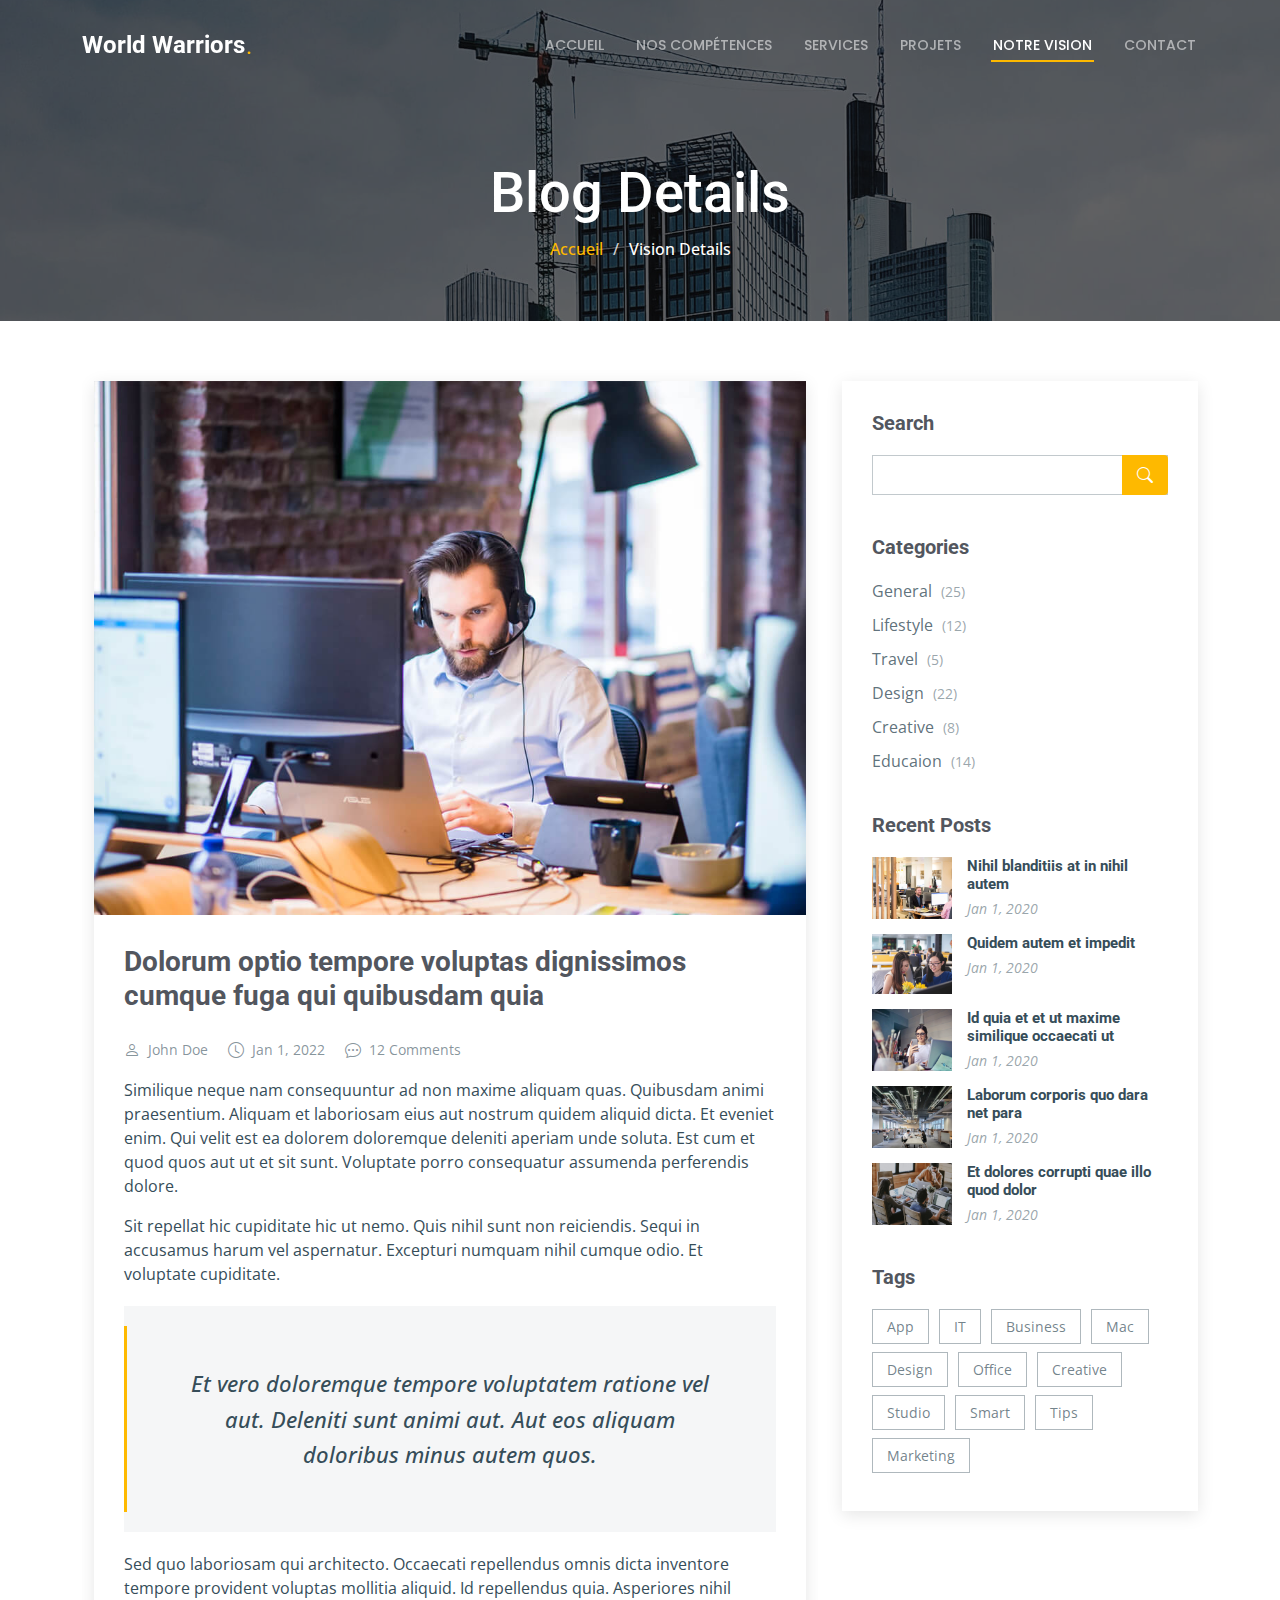
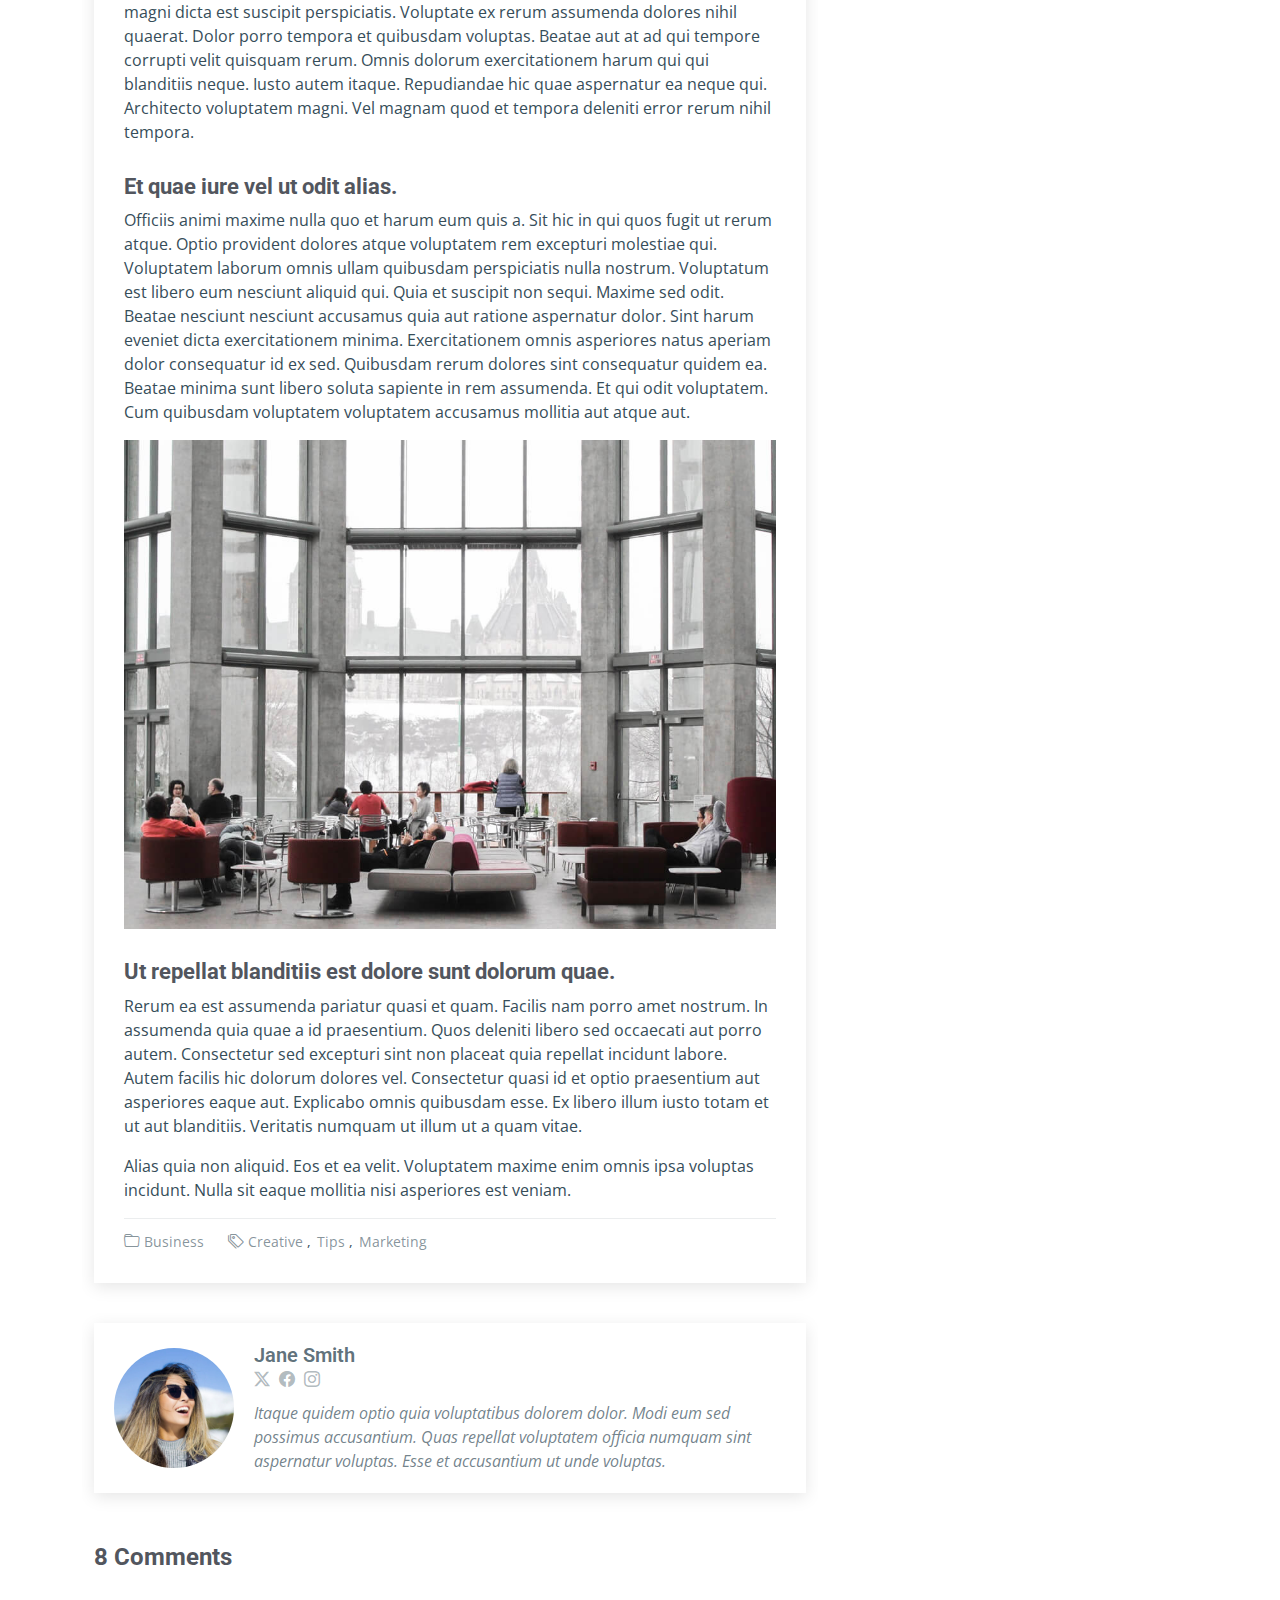
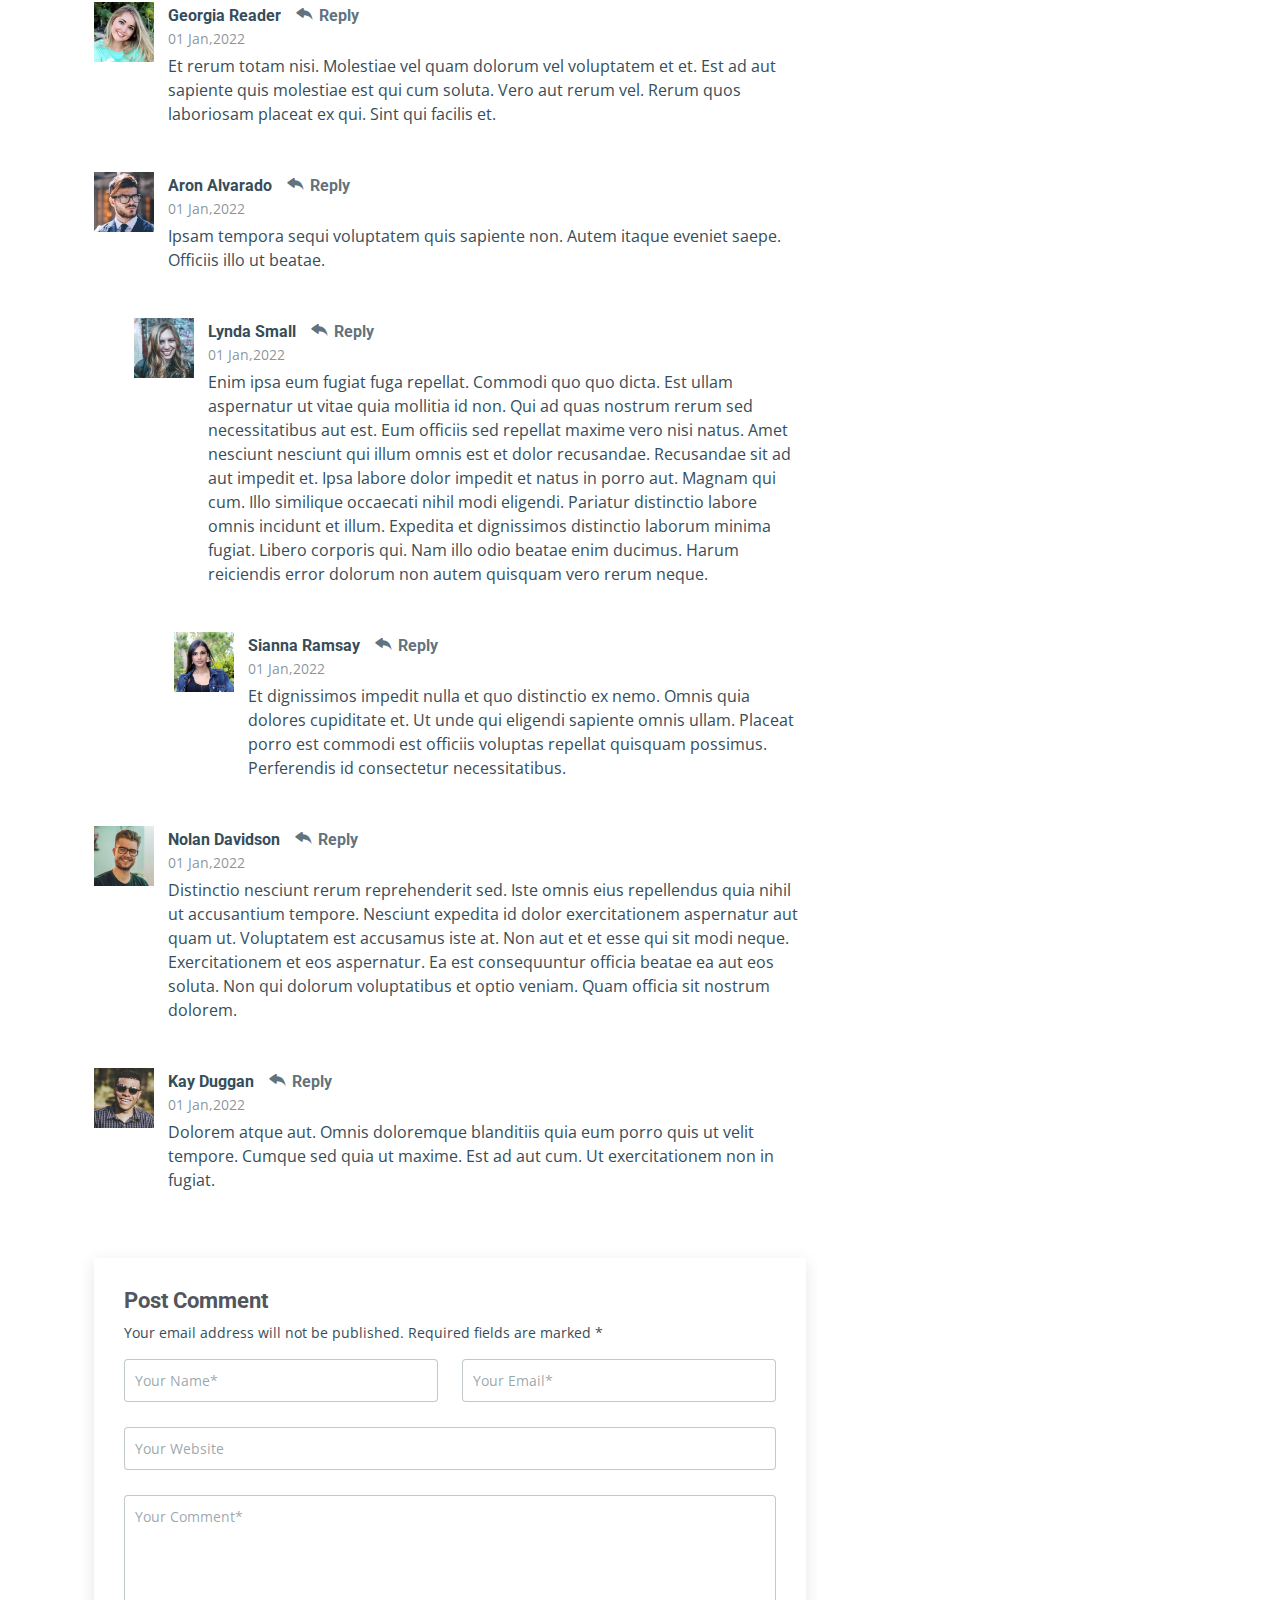
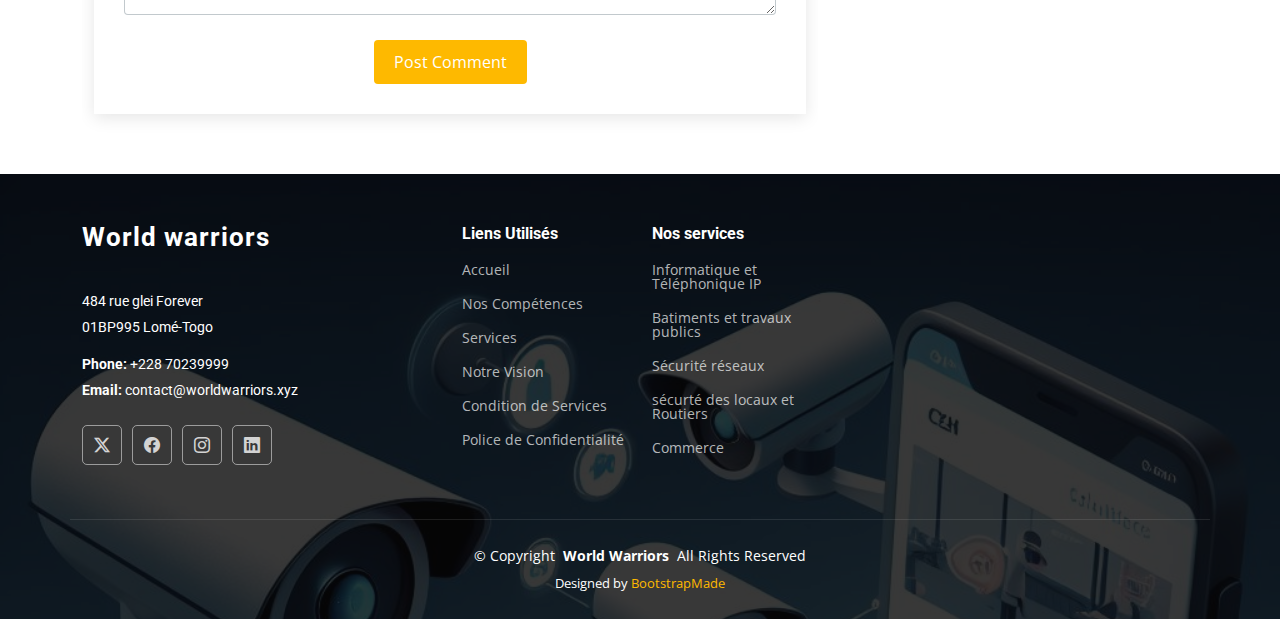
<file: Notre vision-details.html>
<!DOCTYPE html>
<html lang="fr">

<head>
  <meta charset="utf-8">
  <meta content="width=device-width, initial-scale=1.0" name="viewport">
  <title>Vision - WORLD WARRIORS Template</title>
  <meta name="description" content="">
  <meta name="keywords" content="">

  <!-- Favicons -->
  <link href="assets/img/favicon.png" rel="icon">
  <link href="assets/img/apple-touch-icon.png" rel="apple-touch-icon">

  <!-- Fonts -->
  <link href="https://fonts.googleapis.com" rel="preconnect">
  <link href="https://fonts.gstatic.com" rel="preconnect" crossorigin>
  <link href="https://fonts.googleapis.com/css2?family=Roboto:ital,wght@0,100;0,300;0,400;0,500;0,700;0,900;1,100;1,300;1,400;1,500;1,700;1,900&family=Open+Sans:ital,wght@0,300;0,400;0,500;0,600;0,700;0,800;1,300;1,400;1,500;1,600;1,700;1,800&family=Poppins:ital,wght@0,100;0,200;0,300;0,400;0,500;0,600;0,700;0,800;0,900;1,100;1,200;1,300;1,400;1,500;1,600;1,700;1,800;1,900&display=swap" rel="stylesheet">

  <!-- Vendor CSS Files -->
  <link href="assets/vendor/bootstrap/css/bootstrap.min.css" rel="stylesheet">
  <link href="assets/vendor/bootstrap-icons/bootstrap-icons.css" rel="stylesheet">
  <link href="assets/vendor/aos/aos.css" rel="stylesheet">
  <link href="assets/vendor/fontawesome-free/css/all.min.css" rel="stylesheet">
  <link href="assets/vendor/glightbox/css/glightbox.min.css" rel="stylesheet">
  <link href="assets/vendor/swiper/swiper-bundle.min.css" rel="stylesheet">

  <!-- Main CSS File -->
  <link href="assets/css/main.css" rel="stylesheet">

  <!-- =======================================================
  * Template Name: UpConstruction
  * Template URL: https://bootstrapmade.com/upconstruction-bootstrap-construction-website-template/
  * Updated: Aug 07 2024 with Bootstrap v5.3.3
  * Author: BootstrapMade.com
  * License: https://bootstrapmade.com/license/
  ======================================================== -->
</head>

<body class="blog-page">

  <header id="header" class="header d-flex align-items-center fixed-top">
    <div class="container-fluid container-xl position-relative d-flex align-items-center justify-content-between">

      <a href="index.html" class="logo d-flex align-items-center">
        <!-- Uncomment the line below if you also wish to use an image logo -->
        <!-- <img src="assets/img/logo.png" alt=""> -->
        <h1 class="sitename">World Warriors</h1> <span>.</span>
      </a>

      <nav id="navmenu" class="navmenu">
        <ul>
          <li><a href="index.html">Accueil</a></li>
          <li><a href="Nos compétences.html">Nos Compétences</a></li>
          <li><a href="services.html">Services</a></li>
          <li><a href="projets.html">Projets</a></li>
          <li><a href="Notre Vision.html" class="active">Notre vision</a></li>
          <li><a href="contact.html">Contact</a></li>
        </ul>
        <i class="mobile-nav-toggle d-xl-none bi bi-list"></i>
      </nav>

    </div>
  </header>

  <main class="main">

    <!-- Page Title -->
    <div class="page-title dark-background" style="background-image: url(assets/img/page-title-bg.jpg);">
      <div class="container position-relative">
        <h1>Blog Details</h1>
        <nav class="breadcrumbs">
          <ol>
            <li><a href="index.html">Accueil</a></li>
            <li class="current">Vision Details</li>
          </ol>
        </nav>
      </div>
    </div><!-- End Page Title -->

    <div class="container">
      <div class="row">

        <div class="col-lg-8">

          <!-- Blog Details Section -->
          <section id="blog-details" class="blog-details section">
            <div class="container">

              <article class="article">

                <div class="post-img">
                  <img src="assets/img/blog/blog-1.jpg" alt="" class="img-fluid">
                </div>

                <h2 class="title">Dolorum optio tempore voluptas dignissimos cumque fuga qui quibusdam quia</h2>

                <div class="meta-top">
                  <ul>
                    <li class="d-flex align-items-center"><i class="bi bi-person"></i> <a href="blog-details.html">John Doe</a></li>
                    <li class="d-flex align-items-center"><i class="bi bi-clock"></i> <a href="blog-details.html"><time datetime="2020-01-01">Jan 1, 2022</time></a></li>
                    <li class="d-flex align-items-center"><i class="bi bi-chat-dots"></i> <a href="blog-details.html">12 Comments</a></li>
                  </ul>
                </div><!-- End meta top -->

                <div class="content">
                  <p>
                    Similique neque nam consequuntur ad non maxime aliquam quas. Quibusdam animi praesentium. Aliquam et laboriosam eius aut nostrum quidem aliquid dicta.
                    Et eveniet enim. Qui velit est ea dolorem doloremque deleniti aperiam unde soluta. Est cum et quod quos aut ut et sit sunt. Voluptate porro consequatur assumenda perferendis dolore.
                  </p>

                  <p>
                    Sit repellat hic cupiditate hic ut nemo. Quis nihil sunt non reiciendis. Sequi in accusamus harum vel aspernatur. Excepturi numquam nihil cumque odio. Et voluptate cupiditate.
                  </p>

                  <blockquote>
                    <p>
                      Et vero doloremque tempore voluptatem ratione vel aut. Deleniti sunt animi aut. Aut eos aliquam doloribus minus autem quos.
                    </p>
                  </blockquote>

                  <p>
                    Sed quo laboriosam qui architecto. Occaecati repellendus omnis dicta inventore tempore provident voluptas mollitia aliquid. Id repellendus quia. Asperiores nihil magni dicta est suscipit perspiciatis. Voluptate ex rerum assumenda dolores nihil quaerat.
                    Dolor porro tempora et quibusdam voluptas. Beatae aut at ad qui tempore corrupti velit quisquam rerum. Omnis dolorum exercitationem harum qui qui blanditiis neque.
                    Iusto autem itaque. Repudiandae hic quae aspernatur ea neque qui. Architecto voluptatem magni. Vel magnam quod et tempora deleniti error rerum nihil tempora.
                  </p>

                  <h3>Et quae iure vel ut odit alias.</h3>
                  <p>
                    Officiis animi maxime nulla quo et harum eum quis a. Sit hic in qui quos fugit ut rerum atque. Optio provident dolores atque voluptatem rem excepturi molestiae qui. Voluptatem laborum omnis ullam quibusdam perspiciatis nulla nostrum. Voluptatum est libero eum nesciunt aliquid qui.
                    Quia et suscipit non sequi. Maxime sed odit. Beatae nesciunt nesciunt accusamus quia aut ratione aspernatur dolor. Sint harum eveniet dicta exercitationem minima. Exercitationem omnis asperiores natus aperiam dolor consequatur id ex sed. Quibusdam rerum dolores sint consequatur quidem ea.
                    Beatae minima sunt libero soluta sapiente in rem assumenda. Et qui odit voluptatem. Cum quibusdam voluptatem voluptatem accusamus mollitia aut atque aut.
                  </p>
                  <img src="assets/img/blog/blog-inside-post.jpg" class="img-fluid" alt="">

                  <h3>Ut repellat blanditiis est dolore sunt dolorum quae.</h3>
                  <p>
                    Rerum ea est assumenda pariatur quasi et quam. Facilis nam porro amet nostrum. In assumenda quia quae a id praesentium. Quos deleniti libero sed occaecati aut porro autem. Consectetur sed excepturi sint non placeat quia repellat incidunt labore. Autem facilis hic dolorum dolores vel.
                    Consectetur quasi id et optio praesentium aut asperiores eaque aut. Explicabo omnis quibusdam esse. Ex libero illum iusto totam et ut aut blanditiis. Veritatis numquam ut illum ut a quam vitae.
                  </p>
                  <p>
                    Alias quia non aliquid. Eos et ea velit. Voluptatem maxime enim omnis ipsa voluptas incidunt. Nulla sit eaque mollitia nisi asperiores est veniam.
                  </p>

                </div><!-- End post content -->

                <div class="meta-bottom">
                  <i class="bi bi-folder"></i>
                  <ul class="cats">
                    <li><a href="#">Business</a></li>
                  </ul>

                  <i class="bi bi-tags"></i>
                  <ul class="tags">
                    <li><a href="#">Creative</a></li>
                    <li><a href="#">Tips</a></li>
                    <li><a href="#">Marketing</a></li>
                  </ul>
                </div><!-- End meta bottom -->

              </article>

            </div>
          </section><!-- /Blog Details Section -->

          <!-- Blog Author Section -->
          <section id="blog-author" class="blog-author section">

            <div class="container">
              <div class="author-container d-flex align-items-center">
                <img src="assets/img/blog/blog-author.jpg" class="rounded-circle flex-shrink-0" alt="">
                <div>
                  <h4>Jane Smith</h4>
                  <div class="social-links">
                    <a href="https://x.com/#"><i class="bi bi-twitter-x"></i></a>
                    <a href="https://facebook.com/#"><i class="bi bi-facebook"></i></a>
                    <a href="https://instagram.com/#"><i class="biu bi-instagram"></i></a>
                  </div>
                  <p>
                    Itaque quidem optio quia voluptatibus dolorem dolor. Modi eum sed possimus accusantium. Quas repellat voluptatem officia numquam sint aspernatur voluptas. Esse et accusantium ut unde voluptas.
                  </p>
                </div>
              </div>
            </div>

          </section><!-- /Blog Author Section -->

          <!-- Blog Comments Section -->
          <section id="blog-comments" class="blog-comments section">

            <div class="container">

              <h4 class="comments-count">8 Comments</h4>

              <div id="comment-1" class="comment">
                <div class="d-flex">
                  <div class="comment-img"><img src="assets/img/blog/comments-1.jpg" alt=""></div>
                  <div>
                    <h5><a href="">Georgia Reader</a> <a href="#" class="reply"><i class="bi bi-reply-fill"></i> Reply</a></h5>
                    <time datetime="2020-01-01">01 Jan,2022</time>
                    <p>
                      Et rerum totam nisi. Molestiae vel quam dolorum vel voluptatem et et. Est ad aut sapiente quis molestiae est qui cum soluta.
                      Vero aut rerum vel. Rerum quos laboriosam placeat ex qui. Sint qui facilis et.
                    </p>
                  </div>
                </div>
              </div><!-- End comment #1 -->

              <div id="comment-2" class="comment">
                <div class="d-flex">
                  <div class="comment-img"><img src="assets/img/blog/comments-2.jpg" alt=""></div>
                  <div>
                    <h5><a href="">Aron Alvarado</a> <a href="#" class="reply"><i class="bi bi-reply-fill"></i> Reply</a></h5>
                    <time datetime="2020-01-01">01 Jan,2022</time>
                    <p>
                      Ipsam tempora sequi voluptatem quis sapiente non. Autem itaque eveniet saepe. Officiis illo ut beatae.
                    </p>
                  </div>
                </div>

                <div id="comment-reply-1" class="comment comment-reply">
                  <div class="d-flex">
                    <div class="comment-img"><img src="assets/img/blog/comments-3.jpg" alt=""></div>
                    <div>
                      <h5><a href="">Lynda Small</a> <a href="#" class="reply"><i class="bi bi-reply-fill"></i> Reply</a></h5>
                      <time datetime="2020-01-01">01 Jan,2022</time>
                      <p>
                        Enim ipsa eum fugiat fuga repellat. Commodi quo quo dicta. Est ullam aspernatur ut vitae quia mollitia id non. Qui ad quas nostrum rerum sed necessitatibus aut est. Eum officiis sed repellat maxime vero nisi natus. Amet nesciunt nesciunt qui illum omnis est et dolor recusandae.

                        Recusandae sit ad aut impedit et. Ipsa labore dolor impedit et natus in porro aut. Magnam qui cum. Illo similique occaecati nihil modi eligendi. Pariatur distinctio labore omnis incidunt et illum. Expedita et dignissimos distinctio laborum minima fugiat.

                        Libero corporis qui. Nam illo odio beatae enim ducimus. Harum reiciendis error dolorum non autem quisquam vero rerum neque.
                      </p>
                    </div>
                  </div>

                  <div id="comment-reply-2" class="comment comment-reply">
                    <div class="d-flex">
                      <div class="comment-img"><img src="assets/img/blog/comments-4.jpg" alt=""></div>
                      <div>
                        <h5><a href="">Sianna Ramsay</a> <a href="#" class="reply"><i class="bi bi-reply-fill"></i> Reply</a></h5>
                        <time datetime="2020-01-01">01 Jan,2022</time>
                        <p>
                          Et dignissimos impedit nulla et quo distinctio ex nemo. Omnis quia dolores cupiditate et. Ut unde qui eligendi sapiente omnis ullam. Placeat porro est commodi est officiis voluptas repellat quisquam possimus. Perferendis id consectetur necessitatibus.
                        </p>
                      </div>
                    </div>

                  </div><!-- End comment reply #2-->

                </div><!-- End comment reply #1-->

              </div><!-- End comment #2-->

              <div id="comment-3" class="comment">
                <div class="d-flex">
                  <div class="comment-img"><img src="assets/img/blog/comments-5.jpg" alt=""></div>
                  <div>
                    <h5><a href="">Nolan Davidson</a> <a href="#" class="reply"><i class="bi bi-reply-fill"></i> Reply</a></h5>
                    <time datetime="2020-01-01">01 Jan,2022</time>
                    <p>
                      Distinctio nesciunt rerum reprehenderit sed. Iste omnis eius repellendus quia nihil ut accusantium tempore. Nesciunt expedita id dolor exercitationem aspernatur aut quam ut. Voluptatem est accusamus iste at.
                      Non aut et et esse qui sit modi neque. Exercitationem et eos aspernatur. Ea est consequuntur officia beatae ea aut eos soluta. Non qui dolorum voluptatibus et optio veniam. Quam officia sit nostrum dolorem.
                    </p>
                  </div>
                </div>

              </div><!-- End comment #3 -->

              <div id="comment-4" class="comment">
                <div class="d-flex">
                  <div class="comment-img"><img src="assets/img/blog/comments-6.jpg" alt=""></div>
                  <div>
                    <h5><a href="">Kay Duggan</a> <a href="#" class="reply"><i class="bi bi-reply-fill"></i> Reply</a></h5>
                    <time datetime="2020-01-01">01 Jan,2022</time>
                    <p>
                      Dolorem atque aut. Omnis doloremque blanditiis quia eum porro quis ut velit tempore. Cumque sed quia ut maxime. Est ad aut cum. Ut exercitationem non in fugiat.
                    </p>
                  </div>
                </div>

              </div><!-- End comment #4 -->

            </div>

          </section><!-- /Blog Comments Section -->

          <!-- Comment Form Section -->
          <section id="comment-form" class="comment-form section">
            <div class="container">

              <form action="">

                <h4>Post Comment</h4>
                <p>Your email address will not be published. Required fields are marked * </p>
                <div class="row">
                  <div class="col-md-6 form-group">
                    <input name="name" type="text" class="form-control" placeholder="Your Name*">
                  </div>
                  <div class="col-md-6 form-group">
                    <input name="email" type="text" class="form-control" placeholder="Your Email*">
                  </div>
                </div>
                <div class="row">
                  <div class="col form-group">
                    <input name="website" type="text" class="form-control" placeholder="Your Website">
                  </div>
                </div>
                <div class="row">
                  <div class="col form-group">
                    <textarea name="comment" class="form-control" placeholder="Your Comment*"></textarea>
                  </div>
                </div>

                <div class="text-center">
                  <button type="submit" class="btn btn-primary">Post Comment</button>
                </div>

              </form>

            </div>
          </section><!-- /Comment Form Section -->

        </div>

        <div class="col-lg-4 sidebar">

          <div class="widgets-container">

            <!-- Search Widget -->
            <div class="search-widget widget-item">

              <h3 class="widget-title">Search</h3>
              <form action="">
                <input type="text">
                <button type="submit" title="Search"><i class="bi bi-search"></i></button>
              </form>

            </div><!--/Search Widget -->

            <!-- Categories Widget -->
            <div class="categories-widget widget-item">

              <h3 class="widget-title">Categories</h3>
              <ul class="mt-3">
                <li><a href="#">General <span>(25)</span></a></li>
                <li><a href="#">Lifestyle <span>(12)</span></a></li>
                <li><a href="#">Travel <span>(5)</span></a></li>
                <li><a href="#">Design <span>(22)</span></a></li>
                <li><a href="#">Creative <span>(8)</span></a></li>
                <li><a href="#">Educaion <span>(14)</span></a></li>
              </ul>

            </div><!--/Categories Widget -->

            <!-- Recent Posts Widget -->
            <div class="recent-posts-widget widget-item">

              <h3 class="widget-title">Recent Posts</h3>

              <div class="post-item">
                <img src="assets/img/blog/blog-recent-1.jpg" alt="" class="flex-shrink-0">
                <div>
                  <h4><a href="blog-details.html">Nihil blanditiis at in nihil autem</a></h4>
                  <time datetime="2020-01-01">Jan 1, 2020</time>
                </div>
              </div><!-- End recent post item-->

              <div class="post-item">
                <img src="assets/img/blog/blog-recent-2.jpg" alt="" class="flex-shrink-0">
                <div>
                  <h4><a href="blog-details.html">Quidem autem et impedit</a></h4>
                  <time datetime="2020-01-01">Jan 1, 2020</time>
                </div>
              </div><!-- End recent post item-->

              <div class="post-item">
                <img src="assets/img/blog/blog-recent-3.jpg" alt="" class="flex-shrink-0">
                <div>
                  <h4><a href="blog-details.html">Id quia et et ut maxime similique occaecati ut</a></h4>
                  <time datetime="2020-01-01">Jan 1, 2020</time>
                </div>
              </div><!-- End recent post item-->

              <div class="post-item">
                <img src="assets/img/blog/blog-recent-4.jpg" alt="" class="flex-shrink-0">
                <div>
                  <h4><a href="blog-details.html">Laborum corporis quo dara net para</a></h4>
                  <time datetime="2020-01-01">Jan 1, 2020</time>
                </div>
              </div><!-- End recent post item-->

              <div class="post-item">
                <img src="assets/img/blog/blog-recent-5.jpg" alt="" class="flex-shrink-0">
                <div>
                  <h4><a href="blog-details.html">Et dolores corrupti quae illo quod dolor</a></h4>
                  <time datetime="2020-01-01">Jan 1, 2020</time>
                </div>
              </div><!-- End recent post item-->

            </div><!--/Recent Posts Widget -->

            <!-- Tags Widget -->
            <div class="tags-widget widget-item">

              <h3 class="widget-title">Tags</h3>
              <ul>
                <li><a href="#">App</a></li>
                <li><a href="#">IT</a></li>
                <li><a href="#">Business</a></li>
                <li><a href="#">Mac</a></li>
                <li><a href="#">Design</a></li>
                <li><a href="#">Office</a></li>
                <li><a href="#">Creative</a></li>
                <li><a href="#">Studio</a></li>
                <li><a href="#">Smart</a></li>
                <li><a href="#">Tips</a></li>
                <li><a href="#">Marketing</a></li>
              </ul>

            </div><!--/Tags Widget -->

          </div>

        </div>

      </div>
    </div>

  </main>

  <footer id="footer" class="footer dark-background">

    <div class="container footer-top">
      <div class="row gy-4">
        <div class="col-lg-4 col-md-6 footer-about">
          <a href="index.html" class="logo d-flex align-items-center">
            <span class="sitename">World warriors</span>
          </a>
          <div class="footer-contact pt-3">
            <p>484 rue glei Forever</p>
            <p>01BP995 Lomé-Togo</p>
            <p class="mt-3"><strong>Phone:</strong> <span>+228 70239999</span></p>
            <p><strong>Email:</strong> <span>contact@worldwarriors.xyz</span></p>
          </div>
          <div class="social-links d-flex mt-4">
            <a href=""><i class="bi bi-twitter-x"></i></a>
            <a href=""><i class="bi bi-facebook"></i></a>
            <a href=""><i class="bi bi-instagram"></i></a>
            <a href=""><i class="bi bi-linkedin"></i></a>
          </div>
        </div>

        <div class="col-lg-2 col-md-3 footer-links">
          <h4>Liens Utilisés</h4>
          <ul>
            <li><a href="#">Accueil</a></li>
            <li><a href="#">Nos Compétences</a></li>
            <li><a href="#">Services</a></li>
            <li><a href="#">Notre Vision</a></li>
            <li><a href="#">Condition de Services</a></li>
            <li><a href="#">Police de Confidentialité</a></li>
          </ul>
        </div>
         
        <div class="col-lg-2 col-md-3 footer-links">
          <h4>Nos services</h4>
          <ul>
            <li><a href="#">Informatique et Téléphonique IP</a></li>
            <li><a href="#">Batiments et travaux publics</a></li>
            <li><a href="#">Sécurité réseaux</a></li>
            <li><a href="#">sécurté des locaux et Routiers</a></li>
            <li><a href="#">Commerce</a></li>
          </ul>
        </div>
        
      </div>
    </div>

    <div class="container copyright text-center mt-4">
      <p>© <span>Copyright</span> <strong class="px-1 sitename">World Warriors</strong> <span>All Rights Reserved</span></p>
      <div class="credits">
        <!-- All the links in the footer should remain intact. -->
        <!-- You can delete the links only if you've purchased the pro version. -->
        <!-- Licensing information: https://bootstrapmade.com/license/ -->
        <!-- Purchase the pro version with working PHP/AJAX contact form: [buy-url] -->
        Designed by <a href=" NIF : 1001568047">BootstrapMade</a>
      </div>
    </div>

  </footer>

  <!-- Scroll Top -->
  <a href="#" id="scroll-top" class="scroll-top d-flex align-items-center justify-content-center"><i class="bi bi-arrow-up-short"></i></a>

  <!-- Preloader -->
  <div id="preloader"></div>

  <!-- Vendor JS Files -->
  <script src="assets/vendor/bootstrap/js/bootstrap.bundle.min.js"></script>
  <script src="assets/vendor/php-email-form/validate.js"></script>
  <script src="assets/vendor/aos/aos.js"></script>
  <script src="assets/vendor/glightbox/js/glightbox.min.js"></script>
  <script src="assets/vendor/imagesloaded/imagesloaded.pkgd.min.js"></script>
  <script src="assets/vendor/isotope-layout/isotope.pkgd.min.js"></script>
  <script src="assets/vendor/swiper/swiper-bundle.min.js"></script>
  <script src="assets/vendor/purecounter/purecounter_vanilla.js"></script>

  <!-- Main JS File -->
  <script src="assets/js/main.js"></script>

</body>

</html>
</file>
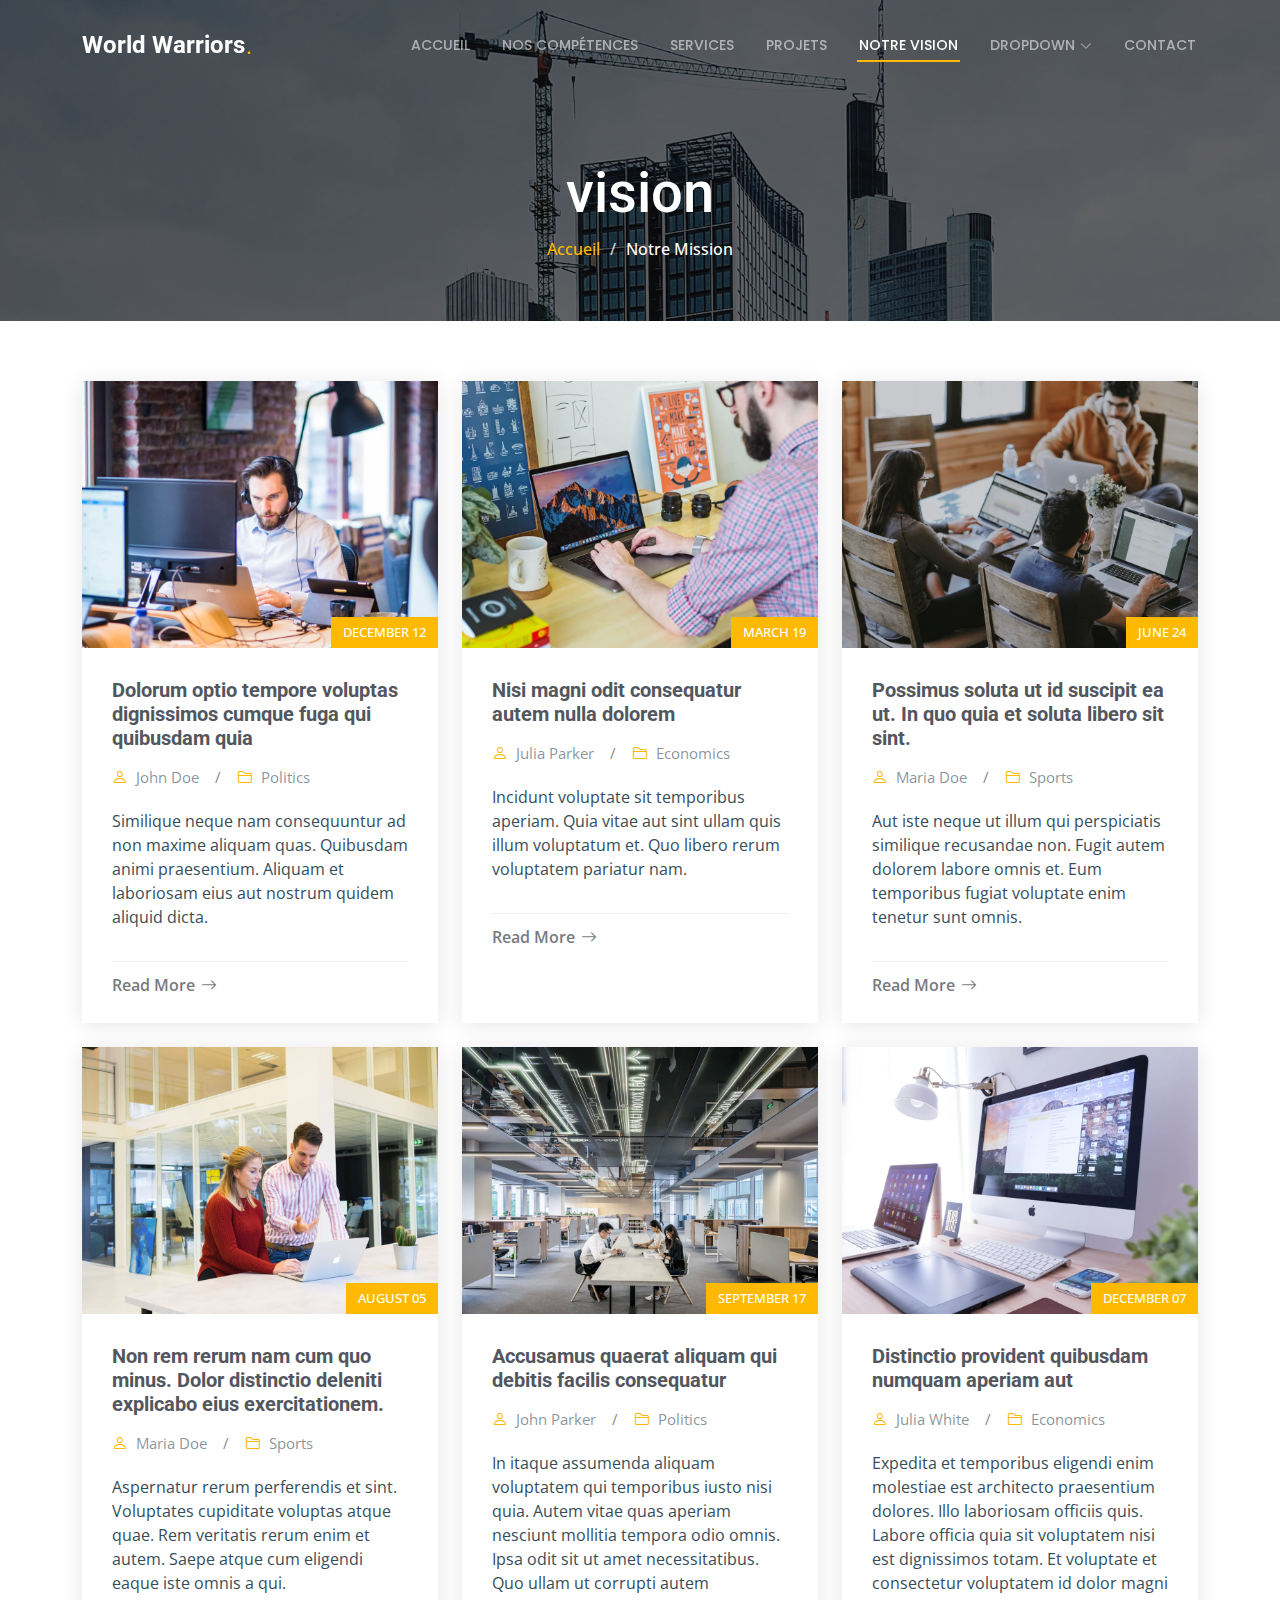
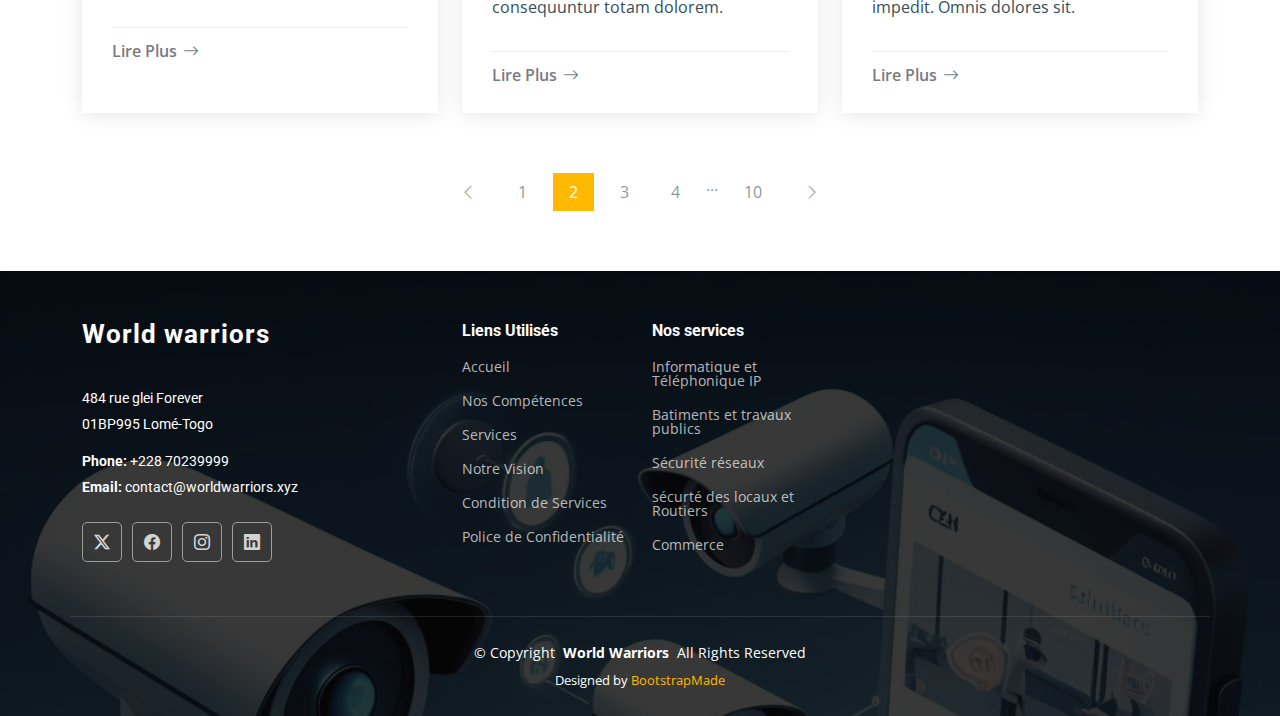
<file: Notre vision.html>
<!DOCTYPE html>
<html lang="fr">

<head>
  <meta charset="utf-8">
  <meta content="width=device-width, initial-scale=1.0" name="viewport">
  <title>Vision - WORLD WARRIORS Template</title>
  <meta name="description" content="">
  <meta name="keywords" content="">

  <!-- Favicons -->
  <link href="assets/img/favicon.png" rel="icon">
  <link href="assets/img/apple-touch-icon.png" rel="apple-touch-icon">

  <!-- Fonts -->
  <link href="https://fonts.googleapis.com" rel="preconnect">
  <link href="https://fonts.gstatic.com" rel="preconnect" crossorigin>
  <link href="https://fonts.googleapis.com/css2?family=Roboto:ital,wght@0,100;0,300;0,400;0,500;0,700;0,900;1,100;1,300;1,400;1,500;1,700;1,900&family=Open+Sans:ital,wght@0,300;0,400;0,500;0,600;0,700;0,800;1,300;1,400;1,500;1,600;1,700;1,800&family=Poppins:ital,wght@0,100;0,200;0,300;0,400;0,500;0,600;0,700;0,800;0,900;1,100;1,200;1,300;1,400;1,500;1,600;1,700;1,800;1,900&display=swap" rel="stylesheet">

  <!-- Vendor CSS Files -->
  <link href="assets/vendor/bootstrap/css/bootstrap.min.css" rel="stylesheet">
  <link href="assets/vendor/bootstrap-icons/bootstrap-icons.css" rel="stylesheet">
  <link href="assets/vendor/aos/aos.css" rel="stylesheet">
  <link href="assets/vendor/fontawesome-free/css/all.min.css" rel="stylesheet">
  <link href="assets/vendor/glightbox/css/glightbox.min.css" rel="stylesheet">
  <link href="assets/vendor/swiper/swiper-bundle.min.css" rel="stylesheet">

  <!-- Main CSS File -->
  <link href="assets/css/main.css" rel="stylesheet">

  <!-- =======================================================
  * Template Name: UpConstruction
  * Template URL: https://bootstrapmade.com/upconstruction-bootstrap-construction-website-template/
  * Updated: Aug 07 2024 with Bootstrap v5.3.3
  * Author: BootstrapMade.com
  * License: https://bootstrapmade.com/license/
  ======================================================== -->
</head>

<body class="blog-page">

  <header id="header" class="header d-flex align-items-center fixed-top">
    <div class="container-fluid container-xl position-relative d-flex align-items-center justify-content-between">

      <a href="index.html" class="logo d-flex align-items-center">
        <!-- Uncomment the line below if you also wish to use an image logo -->
        <!-- <img src="assets/img/logo.png" alt=""> -->
        <h1 class="sitename">World Warriors</h1> <span>.</span>
      </a>

      <nav id="navmenu" class="navmenu">
        <ul>
          <li><a href="index.html">Accueil</a></li>
          <li><a href="Nos compétences.html">Nos Compétences</a></li>
          <li><a href="services.html">Services</a></li>
          <li><a href="projets.html">Projets</a></li>
          <li><a href="Notre Vision.html" class="active">Notre vision</a></li>
          <li class="dropdown"><a href="#"><span>Dropdown</span> <i class="bi bi-chevron-down toggle-dropdown"></i></a>
            <ul>
              <li><a href="#">Dropdown 1</a></li>
              <li class="dropdown"><a href="#"><span>Deep Dropdown</span> <i class="bi bi-chevron-down toggle-dropdown"></i></a>
                <ul>
                  <li><a href="#">Deep Dropdown 1</a></li>
                  <li><a href="#">Deep Dropdown 2</a></li>
                  <li><a href="#">Deep Dropdown 3</a></li>
                  <li><a href="#">Deep Dropdown 4</a></li>
                  <li><a href="#">Deep Dropdown 5</a></li>
                </ul>
              </li>
              <li><a href="#">Dropdown 2</a></li>
              <li><a href="#">Dropdown 3</a></li>
              <li><a href="#">Dropdown 4</a></li>
            </ul>
          </li>
          <li><a href="contact.html">Contact</a></li>
        </ul>
        <i class="mobile-nav-toggle d-xl-none bi bi-list"></i>
      </nav>

    </div>
  </header>

  <main class="main">

    <!-- Page Title -->
    <div class="page-title dark-background" style="background-image: url(assets/img/page-title-bg.jpg);">
      <div class="container position-relative">
        <h1>vision</h1>
        <nav class="breadcrumbs">
          <ol>
            <li><a href="index.html">Accueil</a></li>
            <li class="current">Notre Mission</li>
          </ol>
        </nav>
      </div>
    </div><!-- End Page Title -->

    <!-- Blog Posts Section -->
    <section id="blog-posts" class="blog-posts section">

      <div class="container">
        <div class="row gy-4">

          <div class="col-lg-4">
            <article class="position-relative h-100">

              <div class="post-img position-relative overflow-hidden">
                <img src="assets/img/blog/blog-1.jpg" class="img-fluid" alt="">
                <span class="post-date">December 12</span>
              </div>

              <div class="post-content d-flex flex-column">

                <h3 class="post-title">Dolorum optio tempore voluptas dignissimos cumque fuga qui quibusdam quia</h3>

                <div class="meta d-flex align-items-center">
                  <div class="d-flex align-items-center">
                    <i class="bi bi-person"></i> <span class="ps-2">John Doe</span>
                  </div>
                  <span class="px-3 text-black-50">/</span>
                  <div class="d-flex align-items-center">
                    <i class="bi bi-folder2"></i> <span class="ps-2">Politics</span>
                  </div>
                </div>

                <p>
                  Similique neque nam consequuntur ad non maxime aliquam quas. Quibusdam animi praesentium. Aliquam et laboriosam eius aut nostrum quidem aliquid dicta.
                </p>

                <hr>

                <a href="blog-details.html" class="readmore stretched-link"><span>Read More</span><i class="bi bi-arrow-right"></i></a>

              </div>

            </article>
          </div><!-- End post list item -->

          <div class="col-lg-4">
            <article class="position-relative h-100">

              <div class="post-img position-relative overflow-hidden">
                <img src="assets/img/blog/blog-2.jpg" class="img-fluid" alt="">
                <span class="post-date">March 19</span>
              </div>

              <div class="post-content d-flex flex-column">

                <h3 class="post-title">Nisi magni odit consequatur autem nulla dolorem</h3>

                <div class="meta d-flex align-items-center">
                  <div class="d-flex align-items-center">
                    <i class="bi bi-person"></i> <span class="ps-2">Julia Parker</span>
                  </div>
                  <span class="px-3 text-black-50">/</span>
                  <div class="d-flex align-items-center">
                    <i class="bi bi-folder2"></i> <span class="ps-2">Economics</span>
                  </div>
                </div>

                <p>
                  Incidunt voluptate sit temporibus aperiam. Quia vitae aut sint ullam quis illum voluptatum et. Quo libero rerum voluptatem pariatur nam.
                </p>

                <hr>

                <a href="blog-details.html" class="readmore stretched-link"><span>Read More</span><i class="bi bi-arrow-right"></i></a>

              </div>

            </article>
          </div><!-- End post list item -->

          <div class="col-lg-4">
            <article class="position-relative h-100">

              <div class="post-img position-relative overflow-hidden">
                <img src="assets/img/blog/blog-3.jpg" class="img-fluid" alt="">
                <span class="post-date">June 24</span>
              </div>

              <div class="post-content d-flex flex-column">

                <h3 class="post-title">Possimus soluta ut id suscipit ea ut. In quo quia et soluta libero sit sint.</h3>

                <div class="meta d-flex align-items-center">
                  <div class="d-flex align-items-center">
                    <i class="bi bi-person"></i> <span class="ps-2">Maria Doe</span>
                  </div>
                  <span class="px-3 text-black-50">/</span>
                  <div class="d-flex align-items-center">
                    <i class="bi bi-folder2"></i> <span class="ps-2">Sports</span>
                  </div>
                </div>

                <p>
                  Aut iste neque ut illum qui perspiciatis similique recusandae non. Fugit autem dolorem labore omnis et. Eum temporibus fugiat voluptate enim tenetur sunt omnis.
                </p>

                <hr>

                <a href="blog-details.html" class="readmore stretched-link"><span>Read More</span><i class="bi bi-arrow-right"></i></a>

              </div>

            </article>
          </div><!-- End post list item -->

          <div class="col-lg-4">
            <article class="position-relative h-100">

              <div class="post-img position-relative overflow-hidden">
                <img src="assets/img/blog/blog-4.jpg" class="img-fluid" alt="">
                <span class="post-date">August 05</span>
              </div>

              <div class="post-content d-flex flex-column">

                <h3 class="post-title">Non rem rerum nam cum quo minus. Dolor distinctio deleniti explicabo eius exercitationem.</h3>

                <div class="meta d-flex align-items-center">
                  <div class="d-flex align-items-center">
                    <i class="bi bi-person"></i> <span class="ps-2">Maria Doe</span>
                  </div>
                  <span class="px-3 text-black-50">/</span>
                  <div class="d-flex align-items-center">
                    <i class="bi bi-folder2"></i> <span class="ps-2">Sports</span>
                  </div>
                </div>

                <p>
                  Aspernatur rerum perferendis et sint. Voluptates cupiditate voluptas atque quae. Rem veritatis rerum enim et autem. Saepe atque cum eligendi eaque iste omnis a qui.
                </p>

                <hr>

                <a href="blog-details.html" class="readmore stretched-link"><span>Lire Plus</span><i class="bi bi-arrow-right"></i></a>

              </div>

            </article>
          </div><!-- End post list item -->

          <div class="col-lg-4">
            <article class="position-relative h-100">

              <div class="post-img position-relative overflow-hidden">
                <img src="assets/img/blog/blog-5.jpg" class="img-fluid" alt="">
                <span class="post-date">September 17</span>
              </div>

              <div class="post-content d-flex flex-column">

                <h3 class="post-title">Accusamus quaerat aliquam qui debitis facilis consequatur</h3>

                <div class="meta d-flex align-items-center">
                  <div class="d-flex align-items-center">
                    <i class="bi bi-person"></i> <span class="ps-2">John Parker</span>
                  </div>
                  <span class="px-3 text-black-50">/</span>
                  <div class="d-flex align-items-center">
                    <i class="bi bi-folder2"></i> <span class="ps-2">Politics</span>
                  </div>
                </div>

                <p>
                  In itaque assumenda aliquam voluptatem qui temporibus iusto nisi quia. Autem vitae quas aperiam nesciunt mollitia tempora odio omnis. Ipsa odit sit ut amet necessitatibus. Quo ullam ut corrupti autem consequuntur totam dolorem.
                </p>

                <hr>

                <a href="blog-details.html" class="readmore stretched-link"><span>Lire Plus</span><i class="bi bi-arrow-right"></i></a>

              </div>

            </article>
          </div><!-- End post list item -->

          <div class="col-lg-4">
            <article class="position-relative h-100">

              <div class="post-img position-relative overflow-hidden">
                <img src="assets/img/blog/blog-6.jpg" class="img-fluid" alt="">
                <span class="post-date">December 07</span>
              </div>

              <div class="post-content d-flex flex-column">

                <h3 class="post-title">Distinctio provident quibusdam numquam aperiam aut</h3>

                <div class="meta d-flex align-items-center">
                  <div class="d-flex align-items-center">
                    <i class="bi bi-person"></i> <span class="ps-2">Julia White</span>
                  </div>
                  <span class="px-3 text-black-50">/</span>
                  <div class="d-flex align-items-center">
                    <i class="bi bi-folder2"></i> <span class="ps-2">Economics</span>
                  </div>
                </div>

                <p>
                  Expedita et temporibus eligendi enim molestiae est architecto praesentium dolores. Illo laboriosam officiis quis. Labore officia quia sit voluptatem nisi est dignissimos totam. Et voluptate et consectetur voluptatem id dolor magni impedit. Omnis dolores sit.
                </p>

                <hr>

                <a href="blog-details.html" class="readmore stretched-link"><span>Lire Plus</span><i class="bi bi-arrow-right"></i></a>

              </div>

            </article>
          </div><!-- End post list item -->

        </div>
      </div>

    </section><!-- /Blog Posts Section -->

    <!-- Blog Pagination Section -->
    <section id="blog-pagination" class="blog-pagination section">

      <div class="container">
        <div class="d-flex justify-content-center">
          <ul>
            <li><a href="#"><i class="bi bi-chevron-left"></i></a></li>
            <li><a href="#">1</a></li>
            <li><a href="#" class="active">2</a></li>
            <li><a href="#">3</a></li>
            <li><a href="#">4</a></li>
            <li>...</li>
            <li><a href="#">10</a></li>
            <li><a href="#"><i class="bi bi-chevron-right"></i></a></li>
          </ul>
        </div>
      </div>

    </section><!-- /Blog Pagination Section -->

  </main>

  <footer id="footer" class="footer dark-background">

    <div class="container footer-top">
      <div class="row gy-4">
        <div class="col-lg-4 col-md-6 footer-about">
          <a href="index.html" class="logo d-flex align-items-center">
            <span class="sitename">World warriors</span>
          </a>
          <div class="footer-contact pt-3">
            <p>484 rue glei Forever</p>
            <p>01BP995 Lomé-Togo</p>
            <p class="mt-3"><strong>Phone:</strong> <span>+228 70239999</span></p>
            <p><strong>Email:</strong> <span>contact@worldwarriors.xyz</span></p>
          </div>
          <div class="social-links d-flex mt-4">
            <a href=""><i class="bi bi-twitter-x"></i></a>
            <a href=""><i class="bi bi-facebook"></i></a>
            <a href=""><i class="bi bi-instagram"></i></a>
            <a href=""><i class="bi bi-linkedin"></i></a>
          </div>
        </div>

        <div class="col-lg-2 col-md-3 footer-links">
          <h4>Liens Utilisés</h4>
          <ul>
            <li><a href="#">Accueil</a></li>
            <li><a href="#">Nos Compétences</a></li>
            <li><a href="#">Services</a></li>
            <li><a href="#">Notre Vision</a></li>
            <li><a href="#">Condition de Services</a></li>
            <li><a href="#">Police de Confidentialité</a></li>
          </ul>
        </div>
         
        <div class="col-lg-2 col-md-3 footer-links">
          <h4>Nos services</h4>
          <ul>
            <li><a href="#">Informatique et Téléphonique IP</a></li>
            <li><a href="#">Batiments et travaux publics</a></li>
            <li><a href="#">Sécurité réseaux</a></li>
            <li><a href="#">sécurté des locaux et Routiers</a></li>
            <li><a href="#">Commerce</a></li>
          </ul>
        </div>
        
      </div>
    </div>

    <div class="container copyright text-center mt-4">
      <p>© <span>Copyright</span> <strong class="px-1 sitename">World Warriors</strong> <span>All Rights Reserved</span></p>
      <div class="credits">
        <!-- All the links in the footer should remain intact. -->
        <!-- You can delete the links only if you've purchased the pro version. -->
        <!-- Licensing information: https://bootstrapmade.com/license/ -->
        <!-- Purchase the pro version with working PHP/AJAX contact form: [buy-url] -->
        Designed by <a href=" NIF : 1001568047">BootstrapMade</a>
      </div>
    </div>

  </footer>

  <!-- Scroll Top -->
  <a href="#" id="scroll-top" class="scroll-top d-flex align-items-center justify-content-center"><i class="bi bi-arrow-up-short"></i></a>

  <!-- Preloader -->
  <div id="preloader"></div>

  <!-- Vendor JS Files -->
  <script src="assets/vendor/bootstrap/js/bootstrap.bundle.min.js"></script>
  <script src="assets/vendor/php-email-form/validate.js"></script>
  <script src="assets/vendor/aos/aos.js"></script>
  <script src="assets/vendor/glightbox/js/glightbox.min.js"></script>
  <script src="assets/vendor/imagesloaded/imagesloaded.pkgd.min.js"></script>
  <script src="assets/vendor/isotope-layout/isotope.pkgd.min.js"></script>
  <script src="assets/vendor/swiper/swiper-bundle.min.js"></script>
  <script src="assets/vendor/purecounter/purecounter_vanilla.js"></script>

  <!-- Main JS File -->
  <script src="assets/js/main.js"></script>

</body>

</html>
</file>
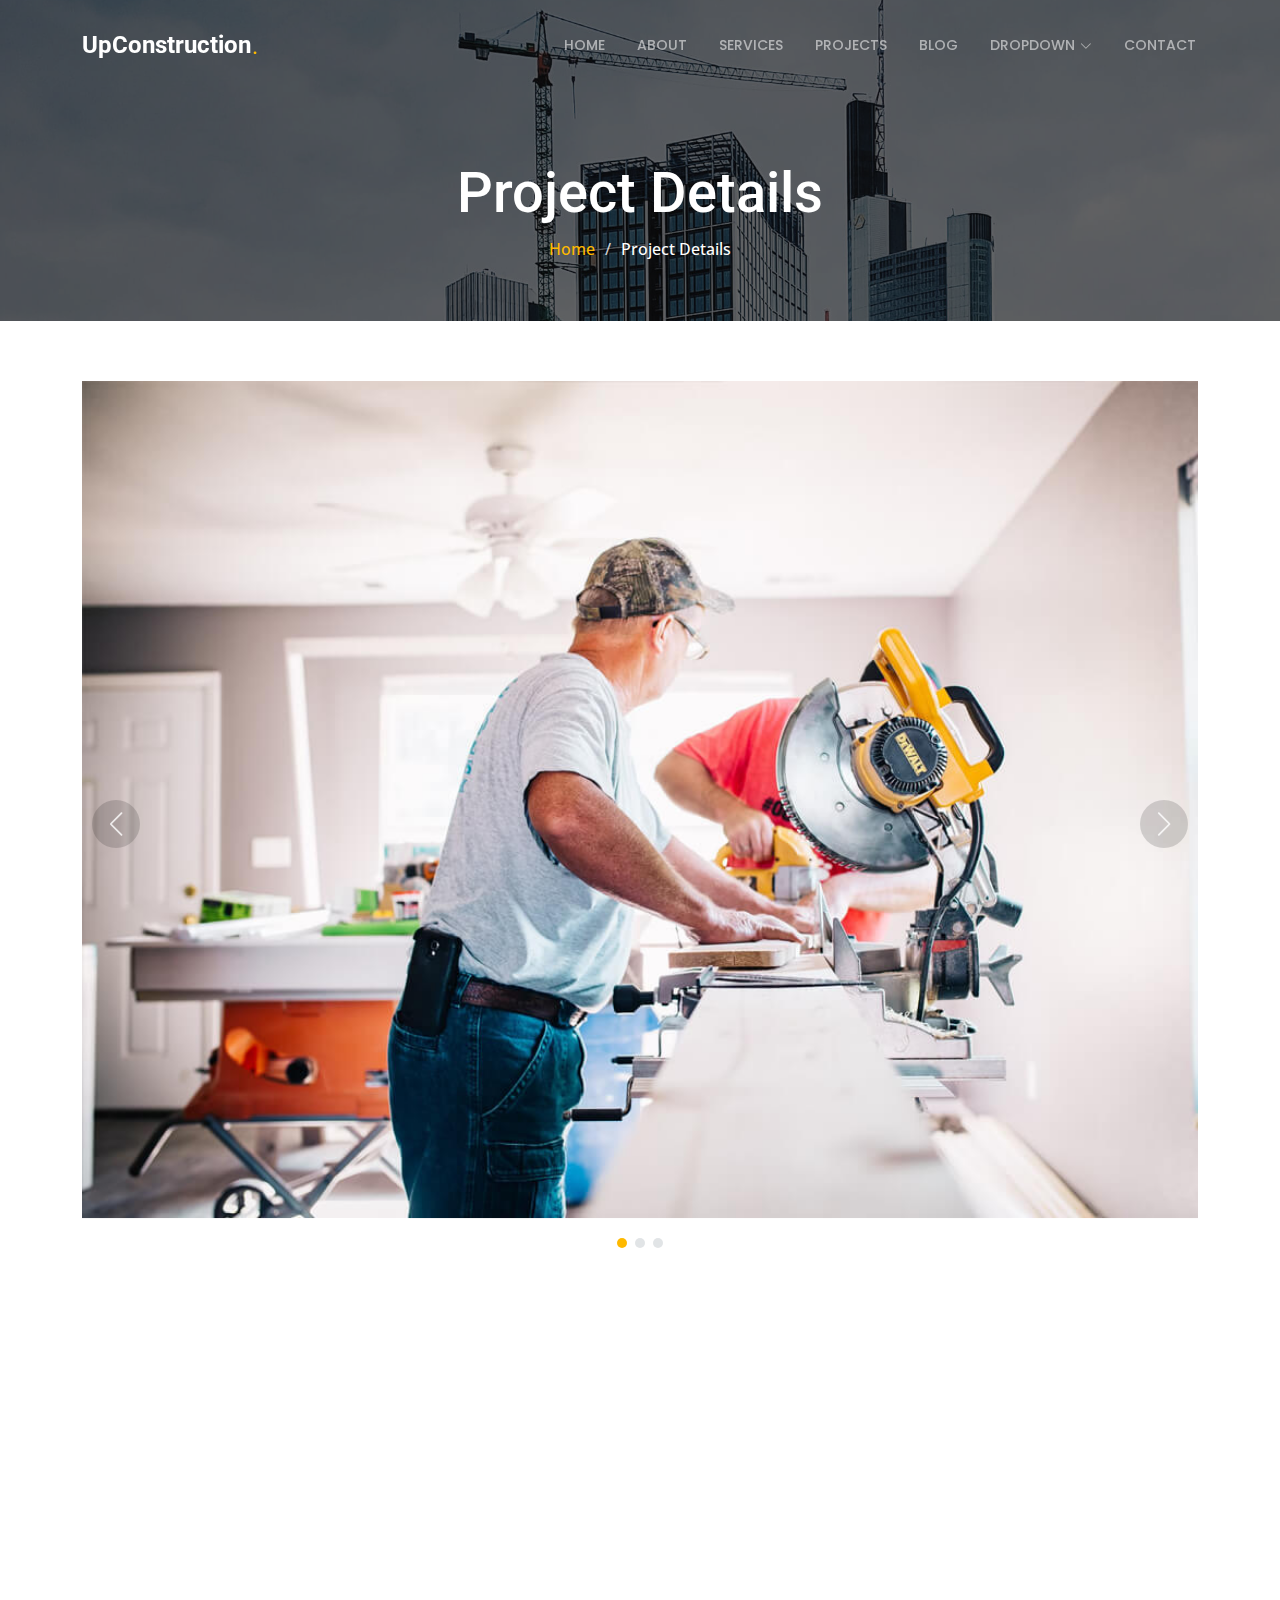
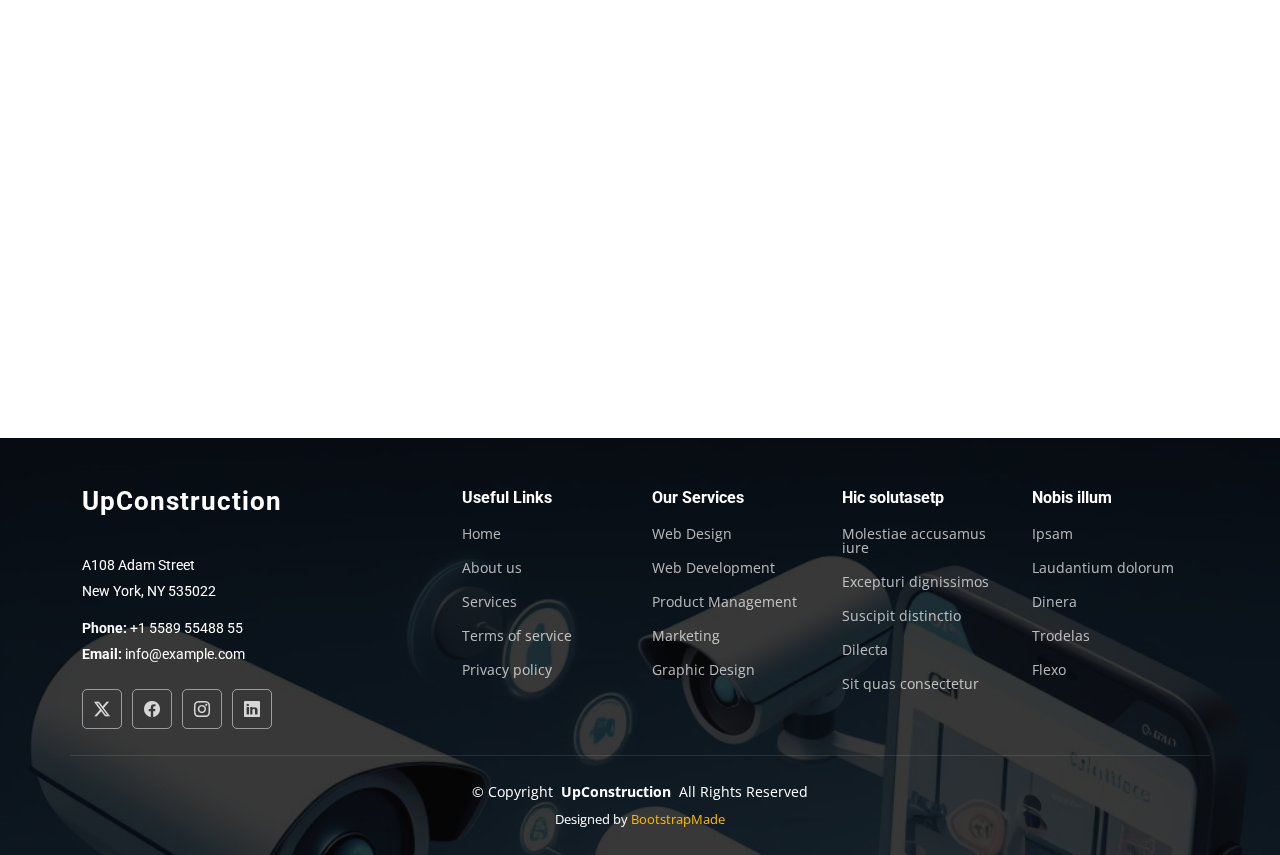
<file: projet-details.html>
<!DOCTYPE html>
<html lang="en">

<head>
  <meta charset="utf-8">
  <meta content="width=device-width, initial-scale=1.0" name="viewport">
  <title>Project Details - UpConstruction Bootstrap Template</title>
  <meta name="description" content="">
  <meta name="keywords" content="">

  <!-- Favicons -->
  <link href="assets/img/favicon.png" rel="icon">
  <link href="assets/img/apple-touch-icon.png" rel="apple-touch-icon">

  <!-- Fonts -->
  <link href="https://fonts.googleapis.com" rel="preconnect">
  <link href="https://fonts.gstatic.com" rel="preconnect" crossorigin>
  <link href="https://fonts.googleapis.com/css2?family=Roboto:ital,wght@0,100;0,300;0,400;0,500;0,700;0,900;1,100;1,300;1,400;1,500;1,700;1,900&family=Open+Sans:ital,wght@0,300;0,400;0,500;0,600;0,700;0,800;1,300;1,400;1,500;1,600;1,700;1,800&family=Poppins:ital,wght@0,100;0,200;0,300;0,400;0,500;0,600;0,700;0,800;0,900;1,100;1,200;1,300;1,400;1,500;1,600;1,700;1,800;1,900&display=swap" rel="stylesheet">

  <!-- Vendor CSS Files -->
  <link href="assets/vendor/bootstrap/css/bootstrap.min.css" rel="stylesheet">
  <link href="assets/vendor/bootstrap-icons/bootstrap-icons.css" rel="stylesheet">
  <link href="assets/vendor/aos/aos.css" rel="stylesheet">
  <link href="assets/vendor/fontawesome-free/css/all.min.css" rel="stylesheet">
  <link href="assets/vendor/glightbox/css/glightbox.min.css" rel="stylesheet">
  <link href="assets/vendor/swiper/swiper-bundle.min.css" rel="stylesheet">

  <!-- Main CSS File -->
  <link href="assets/css/main.css" rel="stylesheet">

  <!-- =======================================================
  * Template Name: UpConstruction
  * Template URL: https://bootstrapmade.com/upconstruction-bootstrap-construction-website-template/
  * Updated: Aug 07 2024 with Bootstrap v5.3.3
  * Author: BootstrapMade.com
  * License: https://bootstrapmade.com/license/
  ======================================================== -->
</head>

<body class="project-details-page">

  <header id="header" class="header d-flex align-items-center fixed-top">
    <div class="container-fluid container-xl position-relative d-flex align-items-center justify-content-between">

      <a href="index.html" class="logo d-flex align-items-center">
        <!-- Uncomment the line below if you also wish to use an image logo -->
        <!-- <img src="assets/img/logo.png" alt=""> -->
        <h1 class="sitename">UpConstruction</h1> <span>.</span>
      </a>

      <nav id="navmenu" class="navmenu">
        <ul>
          <li><a href="index.html">Home</a></li>
          <li><a href="about.html">About</a></li>
          <li><a href="services.html">Services</a></li>
          <li><a href="projects.html">Projects</a></li>
          <li><a href="blog.html">Blog</a></li>
          <li class="dropdown"><a href="#"><span>Dropdown</span> <i class="bi bi-chevron-down toggle-dropdown"></i></a>
            <ul>
              <li><a href="#">Dropdown 1</a></li>
              <li class="dropdown"><a href="#"><span>Deep Dropdown</span> <i class="bi bi-chevron-down toggle-dropdown"></i></a>
                <ul>
                  <li><a href="#">Deep Dropdown 1</a></li>
                  <li><a href="#">Deep Dropdown 2</a></li>
                  <li><a href="#">Deep Dropdown 3</a></li>
                  <li><a href="#">Deep Dropdown 4</a></li>
                  <li><a href="#">Deep Dropdown 5</a></li>
                </ul>
              </li>
              <li><a href="#">Dropdown 2</a></li>
              <li><a href="#">Dropdown 3</a></li>
              <li><a href="#">Dropdown 4</a></li>
            </ul>
          </li>
          <li><a href="contact.html">Contact</a></li>
        </ul>
        <i class="mobile-nav-toggle d-xl-none bi bi-list"></i>
      </nav>

    </div>
  </header>

  <main class="main">

    <!-- Page Title -->
    <div class="page-title dark-background" style="background-image: url(assets/img/page-title-bg.jpg);">
      <div class="container position-relative">
        <h1>Project Details</h1>
        <nav class="breadcrumbs">
          <ol>
            <li><a href="index.html">Home</a></li>
            <li class="current">Project Details</li>
          </ol>
        </nav>
      </div>
    </div><!-- End Page Title -->

    <!-- Project Details Section -->
    <section id="project-details" class="project-details section">

      <div class="container" data-aos="fade-up">

        <div class="portfolio-details-slider swiper init-swiper">
          <script type="application/json" class="swiper-config">
            {
              "loop": true,
              "speed": 600,
              "autoplay": {
                "delay": 5000
              },
              "slidesPerView": "auto",
              "navigation": {
                "nextEl": ".swiper-button-next",
                "prevEl": ".swiper-button-prev"
              },
              "pagination": {
                "el": ".swiper-pagination",
                "type": "bullets",
                "clickable": true
              }
            }
          </script>
          <div class="swiper-wrapper align-items-center">

            <div class="swiper-slide">
              <img src="assets/img/projects/remodeling-1.jpg" alt="">
            </div>

            <div class="swiper-slide">
              <img src="assets/img/projects/remodeling-2.jpg" alt="">
            </div>

            <div class="swiper-slide">
              <img src="assets/img/projects/remodeling-3.jpg" alt="">
            </div>

          </div>
          <div class="swiper-button-prev"></div>
          <div class="swiper-button-next"></div>
          <div class="swiper-pagination"></div>
        </div>

        <div class="row justify-content-between gy-4 mt-4">

          <div class="col-lg-8" data-aos="fade-up">
            <div class="portfolio-description">
              <h2>This is an example of portfolio details</h2>
              <p>
                Autem ipsum nam porro corporis rerum. Quis eos dolorem eos itaque inventore commodi labore quia quia. Exercitationem repudiandae officiis neque suscipit non officia eaque itaque enim. Voluptatem officia accusantium nesciunt est omnis tempora consectetur dignissimos. Sequi nulla at esse enim cum deserunt eius.
              </p>
              <p>
                Amet consequatur qui dolore veniam voluptatem voluptatem sit. Non aspernatur atque natus ut cum nam et. Praesentium error dolores rerum minus sequi quia veritatis eum. Eos et doloribus doloremque nesciunt molestiae laboriosam.
              </p>

              <div class="testimonial-item">
                <p>
                  <i class="bi bi-quote quote-icon-left"></i>
                  <span>Export tempor illum tamen malis malis eram quae irure esse labore quem cillum quid cillum eram malis quorum velit fore eram velit sunt aliqua noster fugiat irure amet legam anim culpa.</span>
                  <i class="bi bi-quote quote-icon-right"></i>
                </p>
                <div>
                  <img src="assets/img/testimonials/testimonials-2.jpg" class="testimonial-img" alt="">
                  <h3>Sara Wilsson</h3>
                  <h4>Designer</h4>
                </div>
              </div>

              <p>
                Impedit ipsum quae et aliquid doloribus et voluptatem quasi. Perspiciatis occaecati earum et magnam animi. Quibusdam non qui ea vitae suscipit vitae sunt. Repudiandae incidunt cumque minus deserunt assumenda tempore. Delectus voluptas necessitatibus est.
              </p>

              <p>
                Sunt voluptatum sapiente facilis quo odio aut ipsum repellat debitis. Molestiae et autem libero. Explicabo et quod necessitatibus similique quis dolor eum. Numquam eaque praesentium rem et qui nesciunt.
              </p>

            </div>
          </div>

          <div class="col-lg-3" data-aos="fade-up" data-aos-delay="100">
            <div class="portfolio-info">
              <h3>Project information</h3>
              <ul>
                <li><strong>Category</strong> Web design</li>
                <li><strong>Client</strong> ASU Company</li>
                <li><strong>Project date</strong> 01 March, 2020</li>
                <li><strong>Project URL</strong> <a href="#">www.example.com</a></li>
                <li><a href="#" class="btn-visit align-self-start">Visit Website</a></li>
              </ul>
            </div>
          </div>

        </div>

      </div>

    </section><!-- /Project Details Section -->

  </main>

  <footer id="footer" class="footer dark-background">

    <div class="container footer-top">
      <div class="row gy-4">
        <div class="col-lg-4 col-md-6 footer-about">
          <a href="index.html" class="logo d-flex align-items-center">
            <span class="sitename">UpConstruction</span>
          </a>
          <div class="footer-contact pt-3">
            <p>A108 Adam Street</p>
            <p>New York, NY 535022</p>
            <p class="mt-3"><strong>Phone:</strong> <span>+1 5589 55488 55</span></p>
            <p><strong>Email:</strong> <span>info@example.com</span></p>
          </div>
          <div class="social-links d-flex mt-4">
            <a href=""><i class="bi bi-twitter-x"></i></a>
            <a href=""><i class="bi bi-facebook"></i></a>
            <a href=""><i class="bi bi-instagram"></i></a>
            <a href=""><i class="bi bi-linkedin"></i></a>
          </div>
        </div>

        <div class="col-lg-2 col-md-3 footer-links">
          <h4>Useful Links</h4>
          <ul>
            <li><a href="#">Home</a></li>
            <li><a href="#">About us</a></li>
            <li><a href="#">Services</a></li>
            <li><a href="#">Terms of service</a></li>
            <li><a href="#">Privacy policy</a></li>
          </ul>
        </div>

        <div class="col-lg-2 col-md-3 footer-links">
          <h4>Our Services</h4>
          <ul>
            <li><a href="#">Web Design</a></li>
            <li><a href="#">Web Development</a></li>
            <li><a href="#">Product Management</a></li>
            <li><a href="#">Marketing</a></li>
            <li><a href="#">Graphic Design</a></li>
          </ul>
        </div>

        <div class="col-lg-2 col-md-3 footer-links">
          <h4>Hic solutasetp</h4>
          <ul>
            <li><a href="#">Molestiae accusamus iure</a></li>
            <li><a href="#">Excepturi dignissimos</a></li>
            <li><a href="#">Suscipit distinctio</a></li>
            <li><a href="#">Dilecta</a></li>
            <li><a href="#">Sit quas consectetur</a></li>
          </ul>
        </div>

        <div class="col-lg-2 col-md-3 footer-links">
          <h4>Nobis illum</h4>
          <ul>
            <li><a href="#">Ipsam</a></li>
            <li><a href="#">Laudantium dolorum</a></li>
            <li><a href="#">Dinera</a></li>
            <li><a href="#">Trodelas</a></li>
            <li><a href="#">Flexo</a></li>
          </ul>
        </div>

      </div>
    </div>

    <div class="container copyright text-center mt-4">
      <p>© <span>Copyright</span> <strong class="px-1 sitename">UpConstruction</strong> <span>All Rights Reserved</span></p>
      <div class="credits">
        <!-- All the links in the footer should remain intact. -->
        <!-- You can delete the links only if you've purchased the pro version. -->
        <!-- Licensing information: https://bootstrapmade.com/license/ -->
        <!-- Purchase the pro version with working PHP/AJAX contact form: [buy-url] -->
        Designed by <a href="https://bootstrapmade.com/">BootstrapMade</a>
      </div>
    </div>

  </footer>

  <!-- Scroll Top -->
  <a href="#" id="scroll-top" class="scroll-top d-flex align-items-center justify-content-center"><i class="bi bi-arrow-up-short"></i></a>

  <!-- Preloader -->
  <div id="preloader"></div>

  <!-- Vendor JS Files -->
  <script src="assets/vendor/bootstrap/js/bootstrap.bundle.min.js"></script>
  <script src="assets/vendor/php-email-form/validate.js"></script>
  <script src="assets/vendor/aos/aos.js"></script>
  <script src="assets/vendor/glightbox/js/glightbox.min.js"></script>
  <script src="assets/vendor/imagesloaded/imagesloaded.pkgd.min.js"></script>
  <script src="assets/vendor/isotope-layout/isotope.pkgd.min.js"></script>
  <script src="assets/vendor/swiper/swiper-bundle.min.js"></script>
  <script src="assets/vendor/purecounter/purecounter_vanilla.js"></script>

  <!-- Main JS File -->
  <script src="assets/js/main.js"></script>

</body>

</html>
</file>
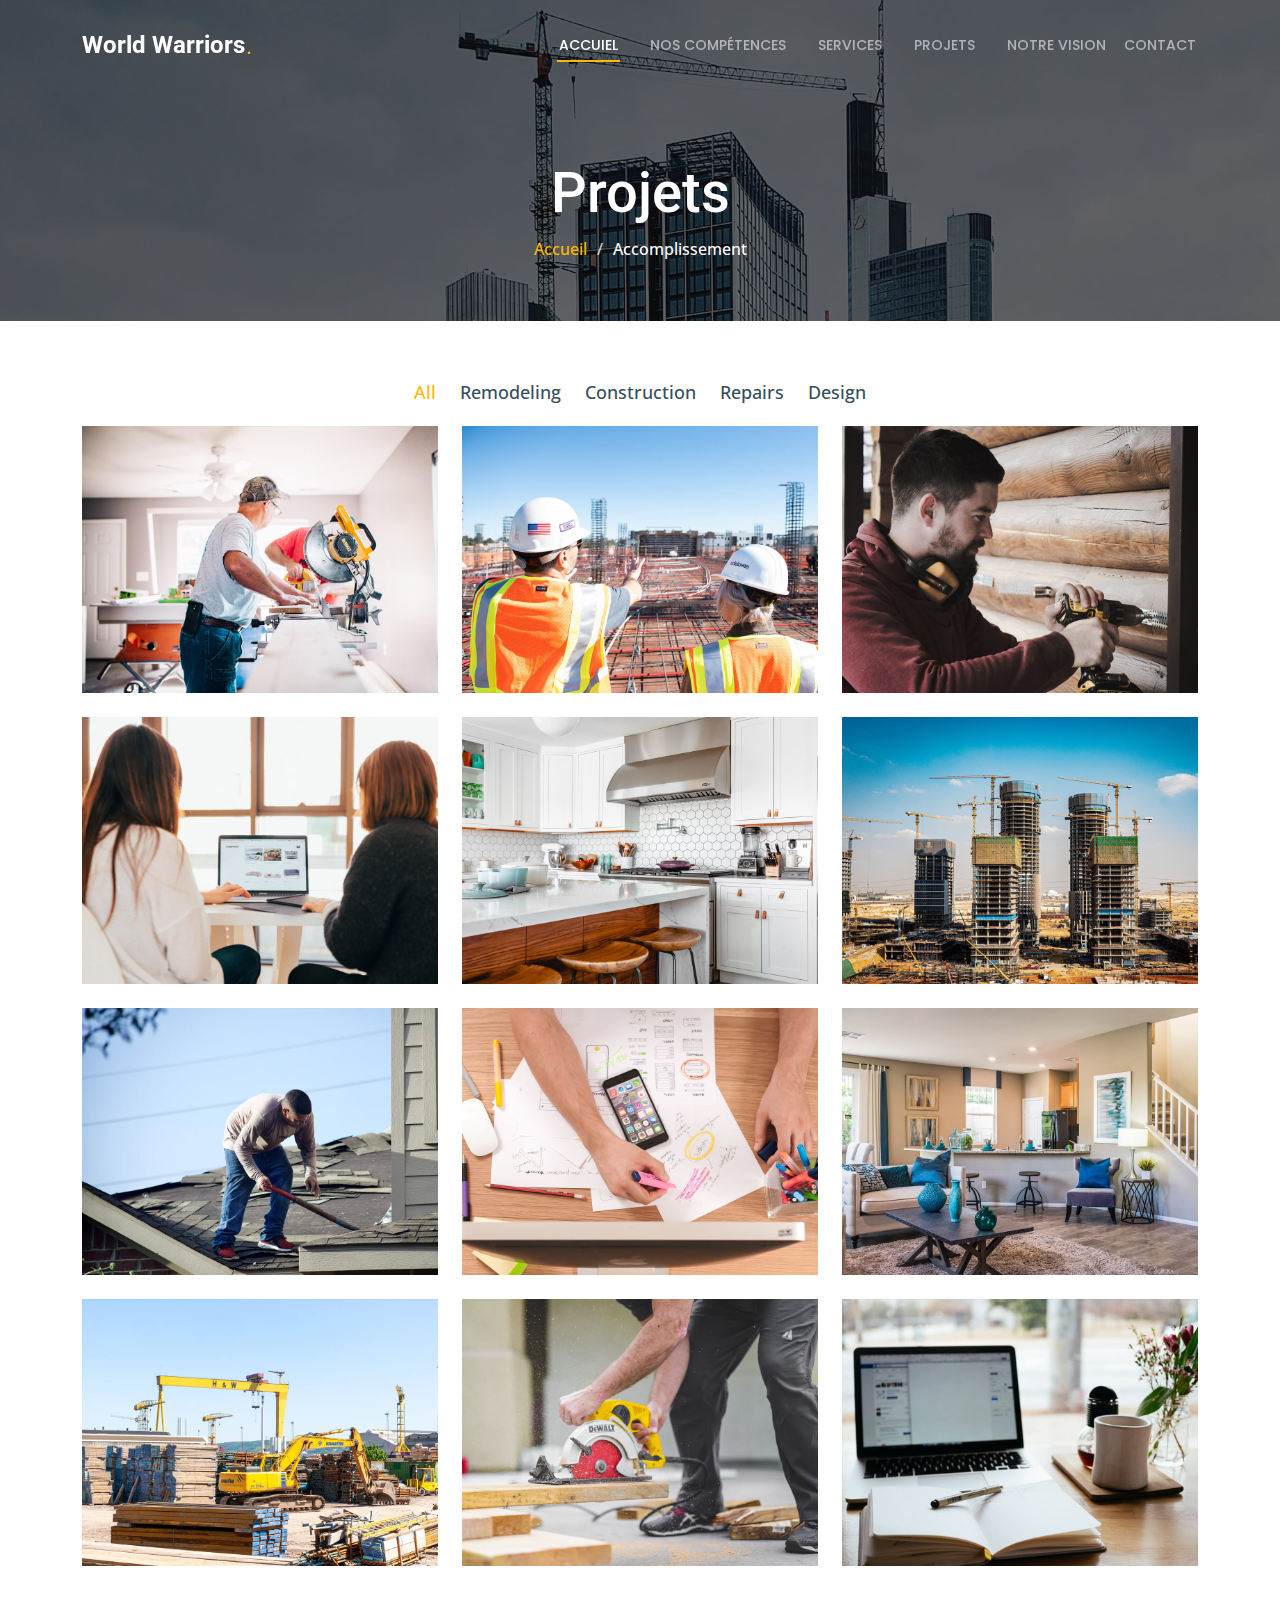
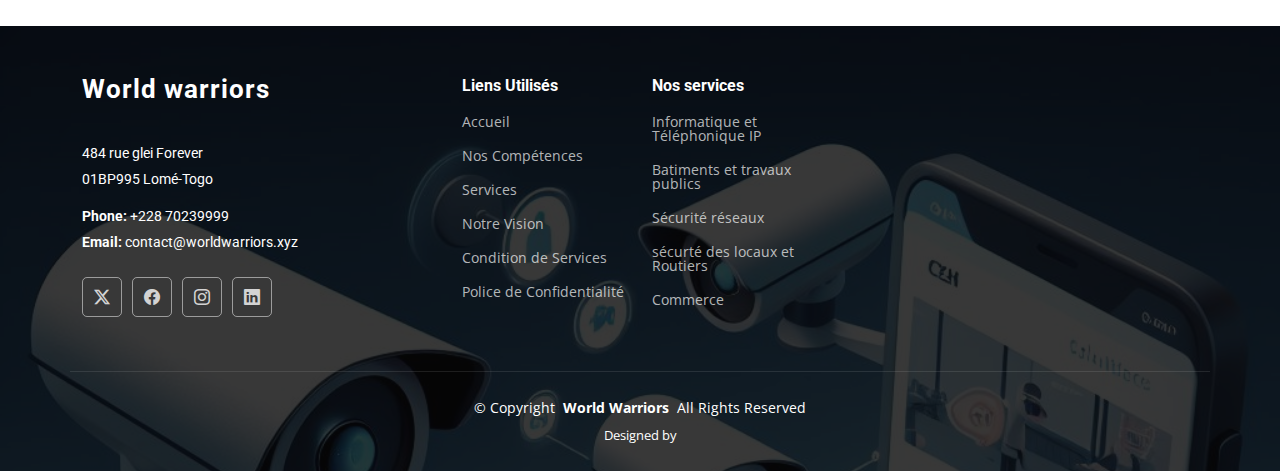
<file: Projets.html>
<!DOCTYPE html>
<html lang="fr">

<head>
  <meta charset="utf-8">
  <meta content="width=device-width, initial-scale=1.0" name="viewport">
  <title>Vision - WORLD WARRIORS Template</title>
  <meta name="description" content="">
  <meta name="keywords" content="">

  <!-- Favicons -->
  <link href="assets/img/favicon.png" rel="icon">
  <link href="assets/img/apple-touch-icon.png" rel="apple-touch-icon">

  <!-- Fonts -->
  <link href="https://fonts.googleapis.com" rel="preconnect">
  <link href="https://fonts.gstatic.com" rel="preconnect" crossorigin>
  <link href="https://fonts.googleapis.com/css2?family=Roboto:ital,wght@0,100;0,300;0,400;0,500;0,700;0,900;1,100;1,300;1,400;1,500;1,700;1,900&family=Open+Sans:ital,wght@0,300;0,400;0,500;0,600;0,700;0,800;1,300;1,400;1,500;1,600;1,700;1,800&family=Poppins:ital,wght@0,100;0,200;0,300;0,400;0,500;0,600;0,700;0,800;0,900;1,100;1,200;1,300;1,400;1,500;1,600;1,700;1,800;1,900&display=swap" rel="stylesheet">

  <!-- Vendor CSS Files -->
  <link href="assets/vendor/bootstrap/css/bootstrap.min.css" rel="stylesheet">
  <link href="assets/vendor/bootstrap-icons/bootstrap-icons.css" rel="stylesheet">
  <link href="assets/vendor/aos/aos.css" rel="stylesheet">
  <link href="assets/vendor/fontawesome-free/css/all.min.css" rel="stylesheet">
  <link href="assets/vendor/glightbox/css/glightbox.min.css" rel="stylesheet">
  <link href="assets/vendor/swiper/swiper-bundle.min.css" rel="stylesheet">

  <!-- Main CSS File -->
  <link href="assets/css/main.css" rel="stylesheet">

  <!-- =======================================================
  * Template Name: UpConstruction
  * Template URL: https://bootstrapmade.com/upconstruction-bootstrap-construction-website-template/
  * Updated: Aug 07 2024 with Bootstrap v5.3.3
  * Author: BootstrapMade.com
  * License: https://bootstrapmade.com/license/
  ======================================================== -->
</head>

<body class="blog-page">

  <header id="header" class="header d-flex align-items-center fixed-top">
    <div class="container-fluid container-xl position-relative d-flex align-items-center justify-content-between">

      <a href="index.html" class="logo d-flex align-items-center">
        <!-- Uncomment the line below if you also wish to use an image logo -->
        <!-- <img src="assets/img/logo.png" alt=""> -->
        <h1 class="sitename">World Warriors</h1> <span>.</span>
      </a>

      <nav id="navmenu" class="navmenu">
        <ul>
          <li><a href="index.html" class="active">Accuiel</a></li>
          <li><a href="#constructions">Nos Compétences</a></li>
          <li><a href="#services">Services</a></li>
          <li><a href="#l">Projets</a></li>
          <li><a href="#alt-services">Notre vision</a></li>
            <ul>   
          </li>
          <li><a href="contact.html">Contact</a></li>
        </ul>
        <i class="mobile-nav-toggle d-xl-none bi bi-list"></i>
      </nav>

    </div>
  </header>

  <main class="main">

    <!-- Page Title -->
    <div class="page-title dark-background" style="background-image: url(assets/img/page-title-bg.jpg);">
      <div class="container position-relative">
        <h1>Projets</h1>
        <nav class="breadcrumbs">
          <ol>
            <li><a href="index.html">Accueil</a></li>
            <li class="current">Accomplissement</li>
          </ol>
        </nav>
      </div>
    </div><!-- End Page Title -->

    <!-- Projects Section -->
    <section id="projects" class="projects section">

      <div class="container">

        <div class="isotope-layout" data-default-filter="*" data-layout="masonry" data-sort="original-order">

          <ul class="portfolio-filters isotope-filters" data-aos="fade-up" data-aos-delay="100">
            <li data-filter="*" class="filter-active">All</li>
            <li data-filter=".filter-remodeling">Remodeling</li>
            <li data-filter=".filter-construction">Construction</li>
            <li data-filter=".filter-repairs">Repairs</li>
            <li data-filter=".filter-design">Design</li>
          </ul><!-- End Portfolio Filters -->

          <div class="row gy-4 isotope-container" data-aos="fade-up" data-aos-delay="200">

            <div class="col-lg-4 col-md-6 portfolio-item isotope-item filter-remodeling">
              <div class="portfolio-content h-100">
                <img src="assets/img/projects/remodeling-1.jpg" class="img-fluid" alt="">
                <div class="portfolio-info">
                  <h4>App 1</h4>
                  <p>Lorem ipsum, dolor sit amet consectetur</p>
                  <a href="assets/img/projects/remodeling-1.jpg" title="App 1" data-gallery="portfolio-gallery-app" class="glightbox preview-link"><i class="bi bi-zoom-in"></i></a>
                  <a href="project-details.html" title="More Details" class="details-link"><i class="bi bi-link-45deg"></i></a>
                </div>
              </div>
            </div><!-- End Portfolio Item -->

            <div class="col-lg-4 col-md-6 portfolio-item isotope-item filter-construction">
              <div class="portfolio-content h-100">
                <img src="assets/img/projects/construction-1.jpg" class="img-fluid" alt="">
                <div class="portfolio-info">
                  <h4>Product 1</h4>
                  <p>Lorem ipsum, dolor sit amet consectetur</p>
                  <a href="assets/img/projects/construction-1.jpg" title="Product 1" data-gallery="portfolio-gallery-product" class="glightbox preview-link"><i class="bi bi-zoom-in"></i></a>
                  <a href="project-details.html" title="More Details" class="details-link"><i class="bi bi-link-45deg"></i></a>
                </div>
              </div>
            </div><!-- End Portfolio Item -->

            <div class="col-lg-4 col-md-6 portfolio-item isotope-item filter-repairs">
              <div class="portfolio-content h-100">
                <img src="assets/img/projects/repairs-1.jpg" class="img-fluid" alt="">
                <div class="portfolio-info">
                  <h4>Branding 1</h4>
                  <p>Lorem ipsum, dolor sit amet consectetur</p>
                  <a href="assets/img/projects/repairs-1.jpg" title="Branding 1" data-gallery="portfolio-gallery-branding" class="glightbox preview-link"><i class="bi bi-zoom-in"></i></a>
                  <a href="project-details.html" title="More Details" class="details-link"><i class="bi bi-link-45deg"></i></a>
                </div>
              </div>
            </div><!-- End Portfolio Item -->

            <div class="col-lg-4 col-md-6 portfolio-item isotope-item filter-design">
              <div class="portfolio-content h-100">
                <img src="assets/img/projects/design-1.jpg" class="img-fluid" alt="">
                <div class="portfolio-info">
                  <h4>Books 1</h4>
                  <p>Lorem ipsum, dolor sit amet consectetur</p>
                  <a href="assets/img/projects/design-1.jpg" title="Branding 1" data-gallery="portfolio-gallery-book" class="glightbox preview-link"><i class="bi bi-zoom-in"></i></a>
                  <a href="project-details.html" title="More Details" class="details-link"><i class="bi bi-link-45deg"></i></a>
                </div>
              </div>
            </div><!-- End Portfolio Item -->

            <div class="col-lg-4 col-md-6 portfolio-item isotope-item filter-remodeling">
              <div class="portfolio-content h-100">
                <img src="assets/img/projects/remodeling-2.jpg" class="img-fluid" alt="">
                <div class="portfolio-info">
                  <h4>App 2</h4>
                  <p>Lorem ipsum, dolor sit amet consectetur</p>
                  <a href="assets/img/projects/remodeling-2.jpg" title="App 2" data-gallery="portfolio-gallery-app" class="glightbox preview-link"><i class="bi bi-zoom-in"></i></a>
                  <a href="project-details.html" title="More Details" class="details-link"><i class="bi bi-link-45deg"></i></a>
                </div>
              </div>
            </div><!-- End Portfolio Item -->

            <div class="col-lg-4 col-md-6 portfolio-item isotope-item filter-construction">
              <div class="portfolio-content h-100">
                <img src="assets/img/projects/construction-2.jpg" class="img-fluid" alt="">
                <div class="portfolio-info">
                  <h4>Product 2</h4>
                  <p>Lorem ipsum, dolor sit amet consectetur</p>
                  <a href="assets/img/projects/construction-2.jpg" title="Product 2" data-gallery="portfolio-gallery-product" class="glightbox preview-link"><i class="bi bi-zoom-in"></i></a>
                  <a href="project-details.html" title="More Details" class="details-link"><i class="bi bi-link-45deg"></i></a>
                </div>
              </div>
            </div><!-- End Portfolio Item -->

            <div class="col-lg-4 col-md-6 portfolio-item isotope-item filter-repairs">
              <div class="portfolio-content h-100">
                <img src="assets/img/projects/repairs-2.jpg" class="img-fluid" alt="">
                <div class="portfolio-info">
                  <h4>Branding 2</h4>
                  <p>Lorem ipsum, dolor sit amet consectetur</p>
                  <a href="assets/img/projects/repairs-2.jpg" title="Branding 2" data-gallery="portfolio-gallery-branding" class="glightbox preview-link"><i class="bi bi-zoom-in"></i></a>
                  <a href="project-details.html" title="More Details" class="details-link"><i class="bi bi-link-45deg"></i></a>
                </div>
              </div>
            </div><!-- End Portfolio Item -->

            <div class="col-lg-4 col-md-6 portfolio-item isotope-item filter-design">
              <div class="portfolio-content h-100">
                <img src="assets/img/projects/design-2.jpg" class="img-fluid" alt="">
                <div class="portfolio-info">
                  <h4>Books 2</h4>
                  <p>Lorem ipsum, dolor sit amet consectetur</p>
                  <a href="assets/img/projects/design-2.jpg" title="Branding 2" data-gallery="portfolio-gallery-book" class="glightbox preview-link"><i class="bi bi-zoom-in"></i></a>
                  <a href="project-details.html" title="More Details" class="details-link"><i class="bi bi-link-45deg"></i></a>
                </div>
              </div>
            </div><!-- End Portfolio Item -->

            <div class="col-lg-4 col-md-6 portfolio-item isotope-item filter-remodeling">
              <div class="portfolio-content h-100">
                <img src="assets/img/projects/remodeling-3.jpg" class="img-fluid" alt="">
                <div class="portfolio-info">
                  <h4>App 3</h4>
                  <p>Lorem ipsum, dolor sit amet consectetur</p>
                  <a href="assets/img/projects/remodeling-3.jpg" title="App 3" data-gallery="portfolio-gallery-app" class="glightbox preview-link"><i class="bi bi-zoom-in"></i></a>
                  <a href="project-details.html" title="More Details" class="details-link"><i class="bi bi-link-45deg"></i></a>
                </div>
              </div>
            </div><!-- End Portfolio Item -->

            <div class="col-lg-4 col-md-6 portfolio-item isotope-item filter-construction">
              <div class="portfolio-content h-100">
                <img src="assets/img/projects/construction-3.jpg" class="img-fluid" alt="">
                <div class="portfolio-info">
                  <h4>Product 3</h4>
                  <p>Lorem ipsum, dolor sit amet consectetur</p>
                  <a href="assets/img/projects/construction-3.jpg" title="Product 3" data-gallery="portfolio-gallery-product" class="glightbox preview-link"><i class="bi bi-zoom-in"></i></a>
                  <a href="project-details.html" title="More Details" class="details-link"><i class="bi bi-link-45deg"></i></a>
                </div>
              </div>
            </div><!-- End Portfolio Item -->

            <div class="col-lg-4 col-md-6 portfolio-item isotope-item filter-repairs">
              <div class="portfolio-content h-100">
                <img src="assets/img/projects/repairs-3.jpg" class="img-fluid" alt="">
                <div class="portfolio-info">
                  <h4>Branding 3</h4>
                  <p>Lorem ipsum, dolor sit amet consectetur</p>
                  <a href="assets/img/projects/repairs-3.jpg" title="Branding 2" data-gallery="portfolio-gallery-branding" class="glightbox preview-link"><i class="bi bi-zoom-in"></i></a>
                  <a href="project-details.html" title="More Details" class="details-link"><i class="bi bi-link-45deg"></i></a>
                </div>
              </div>
            </div><!-- End Portfolio Item -->

            <div class="col-lg-4 col-md-6 portfolio-item isotope-item filter-design">
              <div class="portfolio-content h-100">
                <img src="assets/img/projects/design-3.jpg" class="img-fluid" alt="">
                <div class="portfolio-info">
                  <h4>Books 3</h4>
                  <p>Lorem ipsum, dolor sit amet consectetur</p>
                  <a href="assets/img/projects/design-3.jpg" title="Branding 3" data-gallery="portfolio-gallery-book" class="glightbox preview-link"><i class="bi bi-zoom-in"></i></a>
                  <a href="project-details.html" title="More Details" class="details-link"><i class="bi bi-link-45deg"></i></a>
                </div>
              </div>
            </div><!-- End Portfolio Item -->

          </div><!-- End Portfolio Container -->

        </div>

      </div>

    </section><!-- /Projects Section -->

  </main>

  <footer id="footer" class="footer dark-background">

    <div class="container footer-top">
      <div class="row gy-4">
        <div class="col-lg-4 col-md-6 footer-about">
          <a href="index.html" class="logo d-flex align-items-center">
            <span class="sitename">World warriors</span>
          </a>
          <div class="footer-contact pt-3">
            <p>484 rue glei Forever</p>
            <p>01BP995 Lomé-Togo</p>
            <p class="mt-3"><strong>Phone:</strong> <span>+228 70239999</span></p>
            <p><strong>Email:</strong> <span>contact@worldwarriors.xyz</span></p>
          </div>
          <div class="social-links d-flex mt-4">
            <a href=""><i class="bi bi-twitter-x"></i></a>
            <a href=""><i class="bi bi-facebook"></i></a>
            <a href=""><i class="bi bi-instagram"></i></a>
            <a href=""><i class="bi bi-linkedin"></i></a>
          </div>
        </div>

        <div class="col-lg-2 col-md-3 footer-links">
          <h4>Liens Utilisés</h4>
          <ul>
            <li><a href="#">Accueil</a></li>
            <li><a href="#">Nos Compétences</a></li>
            <li><a href="#">Services</a></li>
            <li><a href="#">Notre Vision</a></li>
            <li><a href="#">Condition de Services</a></li>
            <li><a href="#">Police de Confidentialité</a></li>
          </ul>
        </div>
         
        <div class="col-lg-2 col-md-3 footer-links">
          <h4>Nos services</h4>
          <ul>
            <li><a href="#">Informatique et Téléphonique IP</a></li>
            <li><a href="#">Batiments et travaux publics</a></li>
            <li><a href="#">Sécurité réseaux</a></li>
            <li><a href="#">sécurté des locaux et Routiers</a></li>
            <li><a href="#">Commerce</a></li>
          </ul>
        </div>
        
      </div>
    </div>

    <div class="container copyright text-center mt-4">
      <p>© <span>Copyright</span> <strong class="px-1 sitename">World Warriors</strong> <span>All Rights Reserved</span></p>
      <div class="credits">
        <!-- All the links in the footer should remain intact. -->
        <!-- You can delete the links only if you've purchased the pro version. -->
        <!-- Licensing information: https://bootstrapmade.com/license/ -->
        <!-- Purchase the pro version with working PHP/AJAX contact form: [buy-url] -->
        Designed by <a href=" digitstudio.tg"></a>
      </div>
    </div>

  </footer>

  <!-- Scroll Top -->
  <a href="#" id="scroll-top" class="scroll-top d-flex align-items-center justify-content-center"><i class="bi bi-arrow-up-short"></i></a>

  <!-- Preloader -->
  <div id="preloader"></div>

  <!-- Vendor JS Files -->
  <script src="assets/vendor/bootstrap/js/bootstrap.bundle.min.js"></script>
  <script src="assets/vendor/php-email-form/validate.js"></script>
  <script src="assets/vendor/aos/aos.js"></script>
  <script src="assets/vendor/glightbox/js/glightbox.min.js"></script>
  <script src="assets/vendor/imagesloaded/imagesloaded.pkgd.min.js"></script>
  <script src="assets/vendor/isotope-layout/isotope.pkgd.min.js"></script>
  <script src="assets/vendor/swiper/swiper-bundle.min.js"></script>
  <script src="assets/vendor/purecounter/purecounter_vanilla.js"></script>

  <!-- Main JS File -->
  <script src="assets/js/main.js"></script>

</body>

</html>
</file>
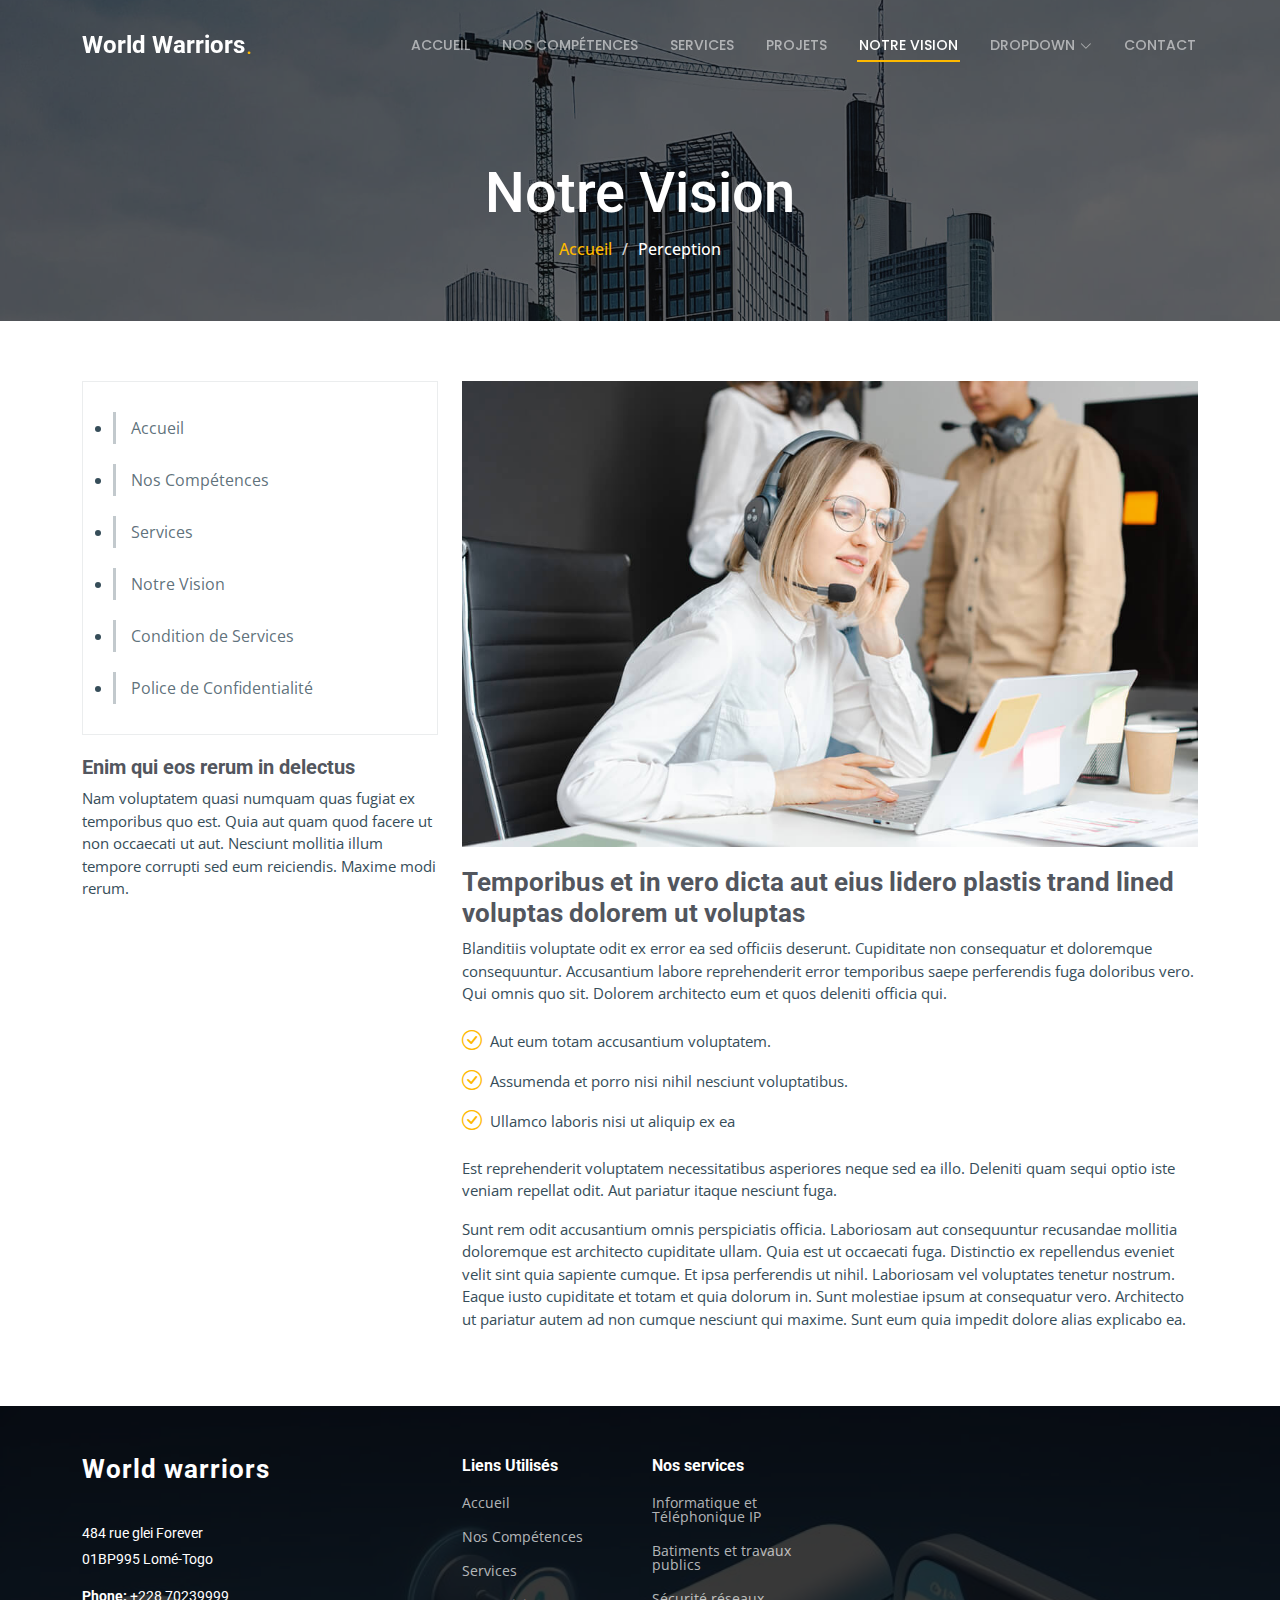
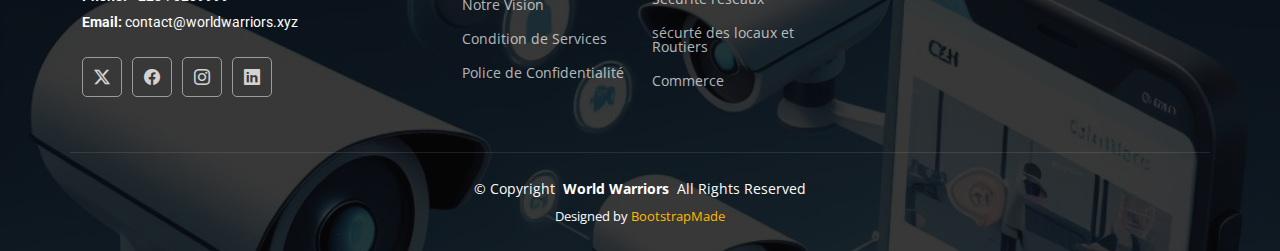
<file: service-details.html>
<!DOCTYPE html>
<html lang="fr">

<head>
  <meta charset="utf-8">
  <meta content="width=device-width, initial-scale=1.0" name="viewport">
  <title>Vision - WORLD WARRIORS Template</title>
  <meta name="description" content="">
  <meta name="keywords" content="">

  <!-- Favicons -->
  <link href="assets/img/favicon.png" rel="icon">
  <link href="assets/img/apple-touch-icon.png" rel="apple-touch-icon">

  <!-- Fonts -->
  <link href="https://fonts.googleapis.com" rel="preconnect">
  <link href="https://fonts.gstatic.com" rel="preconnect" crossorigin>
  <link href="https://fonts.googleapis.com/css2?family=Roboto:ital,wght@0,100;0,300;0,400;0,500;0,700;0,900;1,100;1,300;1,400;1,500;1,700;1,900&family=Open+Sans:ital,wght@0,300;0,400;0,500;0,600;0,700;0,800;1,300;1,400;1,500;1,600;1,700;1,800&family=Poppins:ital,wght@0,100;0,200;0,300;0,400;0,500;0,600;0,700;0,800;0,900;1,100;1,200;1,300;1,400;1,500;1,600;1,700;1,800;1,900&display=swap" rel="stylesheet">

  <!-- Vendor CSS Files -->
  <link href="assets/vendor/bootstrap/css/bootstrap.min.css" rel="stylesheet">
  <link href="assets/vendor/bootstrap-icons/bootstrap-icons.css" rel="stylesheet">
  <link href="assets/vendor/aos/aos.css" rel="stylesheet">
  <link href="assets/vendor/fontawesome-free/css/all.min.css" rel="stylesheet">
  <link href="assets/vendor/glightbox/css/glightbox.min.css" rel="stylesheet">
  <link href="assets/vendor/swiper/swiper-bundle.min.css" rel="stylesheet">

  <!-- Main CSS File -->
  <link href="assets/css/main.css" rel="stylesheet">

  <!-- =======================================================
  * Template Name: UpConstruction
  * Template URL: https://bootstrapmade.com/upconstruction-bootstrap-construction-website-template/
  * Updated: Aug 07 2024 with Bootstrap v5.3.3
  * Author: BootstrapMade.com
  * License: https://bootstrapmade.com/license/
  ======================================================== -->
</head>

<body class="blog-page">

  <header id="header" class="header d-flex align-items-center fixed-top">
    <div class="container-fluid container-xl position-relative d-flex align-items-center justify-content-between">

      <a href="index.html" class="logo d-flex align-items-center">
        <!-- Uncomment the line below if you also wish to use an image logo -->
        <!-- <img src="assets/img/logo.png" alt=""> -->
        <h1 class="sitename">World Warriors</h1> <span>.</span>
      </a>

      <nav id="navmenu" class="navmenu">
        <ul>
          <li><a href="index.html">Accueil</a></li>
          <li><a href="Nos compétences.html">Nos Compétences</a></li>
          <li><a href="services.html">Services</a></li>
          <li><a href="projets.html">Projets</a></li>
          <li><a href="Notre Vision.html" class="active">Notre vision</a></li>
          <li class="dropdown"><a href="#"><span>Dropdown</span> <i class="bi bi-chevron-down toggle-dropdown"></i></a>
            <ul>
              <li><a href="#">Dropdown 1</a></li>
              <li class="dropdown"><a href="#"><span>Deep Dropdown</span> <i class="bi bi-chevron-down toggle-dropdown"></i></a>
                <ul>
                  <li><a href="#">Deep Dropdown 1</a></li>
                  <li><a href="#">Deep Dropdown 2</a></li>
                  <li><a href="#">Deep Dropdown 3</a></li>
                  <li><a href="#">Deep Dropdown 4</a></li>
                  <li><a href="#">Deep Dropdown 5</a></li>
                </ul>
              </li>
              <li><a href="#">Dropdown 2</a></li>
              <li><a href="#">Dropdown 3</a></li>
              <li><a href="#">Dropdown 4</a></li>
            </ul>
          </li>
          <li><a href="contact.html">Contact</a></li>
        </ul>
        <i class="mobile-nav-toggle d-xl-none bi bi-list"></i>
      </nav>

    </div>
  </header>

  <main class="main">

    <!-- Page Title -->
    <div class="page-title dark-background" style="background-image: url(assets/img/page-title-bg.jpg);">
      <div class="container position-relative">
        <h1>Notre Vision</h1>
        <nav class="breadcrumbs">
          <ol>
            <li><a href="index.html">Accueil</a></li>
            <li class="current">Perception</li>
          </ol>
        </nav>
      </div>
    </div><!-- End Page Title -->

    <!-- Service Details Section -->
    <section id="service-details" class="service-details section">

      <div class="container">

        <div class="row gy-4">

          <div class="col-lg-4" data-aos="fade-up" data-aos-delay="100">
            <div class="services-list">
              <li><a href="#">Accueil</a></li>
            <li><a href="#">Nos Compétences</a></li>
            <li><a href="#">Services</a></li>
            <li><a href="#">Notre Vision</a></li>
            <li><a href="#">Condition de Services</a></li>
            <li><a href="#">Police de Confidentialité</a></li>
            </div>

            <h4>Enim qui eos rerum in delectus</h4>
            <p>Nam voluptatem quasi numquam quas fugiat ex temporibus quo est. Quia aut quam quod facere ut non occaecati ut aut. Nesciunt mollitia illum tempore corrupti sed eum reiciendis. Maxime modi rerum.</p>
          </div>

          <div class="col-lg-8" data-aos="fade-up" data-aos-delay="200">
            <img src="assets/img/services.jpg" alt="" class="img-fluid services-img">
            <h3>Temporibus et in vero dicta aut eius lidero plastis trand lined voluptas dolorem ut voluptas</h3>
            <p>
              Blanditiis voluptate odit ex error ea sed officiis deserunt. Cupiditate non consequatur et doloremque consequuntur. Accusantium labore reprehenderit error temporibus saepe perferendis fuga doloribus vero. Qui omnis quo sit. Dolorem architecto eum et quos deleniti officia qui.
            </p>
            <ul>
              <li><i class="bi bi-check-circle"></i> <span>Aut eum totam accusantium voluptatem.</span></li>
              <li><i class="bi bi-check-circle"></i> <span>Assumenda et porro nisi nihil nesciunt voluptatibus.</span></li>
              <li><i class="bi bi-check-circle"></i> <span>Ullamco laboris nisi ut aliquip ex ea</span></li>
            </ul>
            <p>
              Est reprehenderit voluptatem necessitatibus asperiores neque sed ea illo. Deleniti quam sequi optio iste veniam repellat odit. Aut pariatur itaque nesciunt fuga.
            </p>
            <p>
              Sunt rem odit accusantium omnis perspiciatis officia. Laboriosam aut consequuntur recusandae mollitia doloremque est architecto cupiditate ullam. Quia est ut occaecati fuga. Distinctio ex repellendus eveniet velit sint quia sapiente cumque. Et ipsa perferendis ut nihil. Laboriosam vel voluptates tenetur nostrum. Eaque iusto cupiditate et totam et quia dolorum in. Sunt molestiae ipsum at consequatur vero. Architecto ut pariatur autem ad non cumque nesciunt qui maxime. Sunt eum quia impedit dolore alias explicabo ea.
            </p>
          </div>

        </div>

      </div>

    </section><!-- /Service Details Section -->

  </main>

  <footer id="footer" class="footer dark-background">

    <div class="container footer-top">
      <div class="row gy-4">
        <div class="col-lg-4 col-md-6 footer-about">
          <a href="index.html" class="logo d-flex align-items-center">
            <span class="sitename">World warriors</span>
          </a>
          <div class="footer-contact pt-3">
            <p>484 rue glei Forever</p>
            <p>01BP995 Lomé-Togo</p>
            <p class="mt-3"><strong>Phone:</strong> <span>+228 70239999</span></p>
            <p><strong>Email:</strong> <span>contact@worldwarriors.xyz</span></p>
          </div>
          <div class="social-links d-flex mt-4">
            <a href=""><i class="bi bi-twitter-x"></i></a>
            <a href=""><i class="bi bi-facebook"></i></a>
            <a href=""><i class="bi bi-instagram"></i></a>
            <a href=""><i class="bi bi-linkedin"></i></a>
          </div>
        </div>

        <div class="col-lg-2 col-md-3 footer-links">
          <h4>Liens Utilisés</h4>
          <ul>
            <li><a href="#">Accueil</a></li>
            <li><a href="#">Nos Compétences</a></li>
            <li><a href="#">Services</a></li>
            <li><a href="#">Notre Vision</a></li>
            <li><a href="#">Condition de Services</a></li>
            <li><a href="#">Police de Confidentialité</a></li>
          </ul>
        </div>
         
        <div class="col-lg-2 col-md-3 footer-links">
          <h4>Nos services</h4>
          <ul>
            <li><a href="#">Informatique et Téléphonique IP</a></li>
            <li><a href="#">Batiments et travaux publics</a></li>
            <li><a href="#">Sécurité réseaux</a></li>
            <li><a href="#">sécurté des locaux et Routiers</a></li>
            <li><a href="#">Commerce</a></li>
          </ul>
        </div>
        
      </div>
    </div>

    <div class="container copyright text-center mt-4">
      <p>© <span>Copyright</span> <strong class="px-1 sitename">World Warriors</strong> <span>All Rights Reserved</span></p>
      <div class="credits">
        <!-- All the links in the footer should remain intact. -->
        <!-- You can delete the links only if you've purchased the pro version. -->
        <!-- Licensing information: https://bootstrapmade.com/license/ -->
        <!-- Purchase the pro version with working PHP/AJAX contact form: [buy-url] -->
        Designed by <a href="NIF : 1001568047">BootstrapMade</a>
      </div>
    </div>

  </footer>

  <!-- Scroll Top -->
  <a href="#" id="scroll-top" class="scroll-top d-flex align-items-center justify-content-center"><i class="bi bi-arrow-up-short"></i></a>

  <!-- Preloader -->
  <div id="preloader"></div>

  <!-- Vendor JS Files -->
  <script src="assets/vendor/bootstrap/js/bootstrap.bundle.min.js"></script>
  <script src="assets/vendor/php-email-form/validate.js"></script>
  <script src="assets/vendor/aos/aos.js"></script>
  <script src="assets/vendor/glightbox/js/glightbox.min.js"></script>
  <script src="assets/vendor/imagesloaded/imagesloaded.pkgd.min.js"></script>
  <script src="assets/vendor/isotope-layout/isotope.pkgd.min.js"></script>
  <script src="assets/vendor/swiper/swiper-bundle.min.js"></script>
  <script src="assets/vendor/purecounter/purecounter_vanilla.js"></script>

  <!-- Main JS File -->
  <script src="assets/js/main.js"></script>

</body>

</html>
</file>
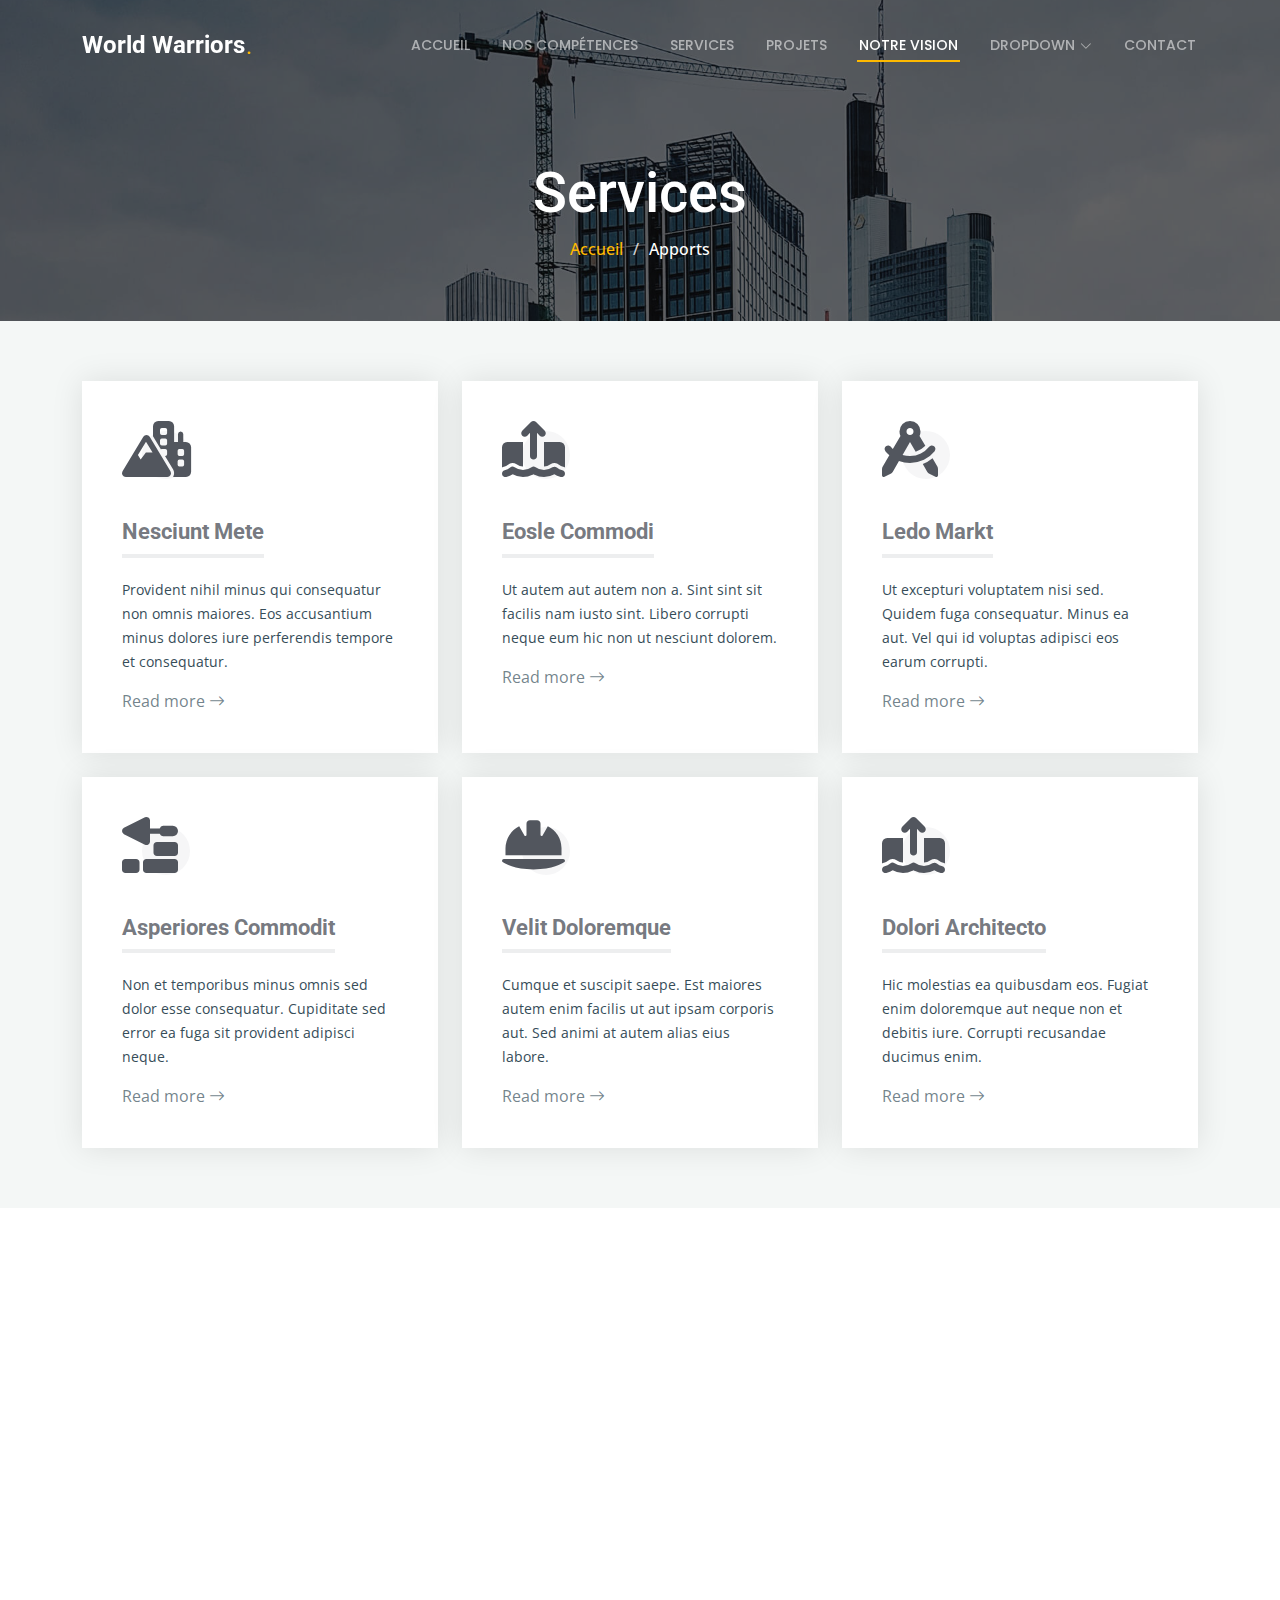
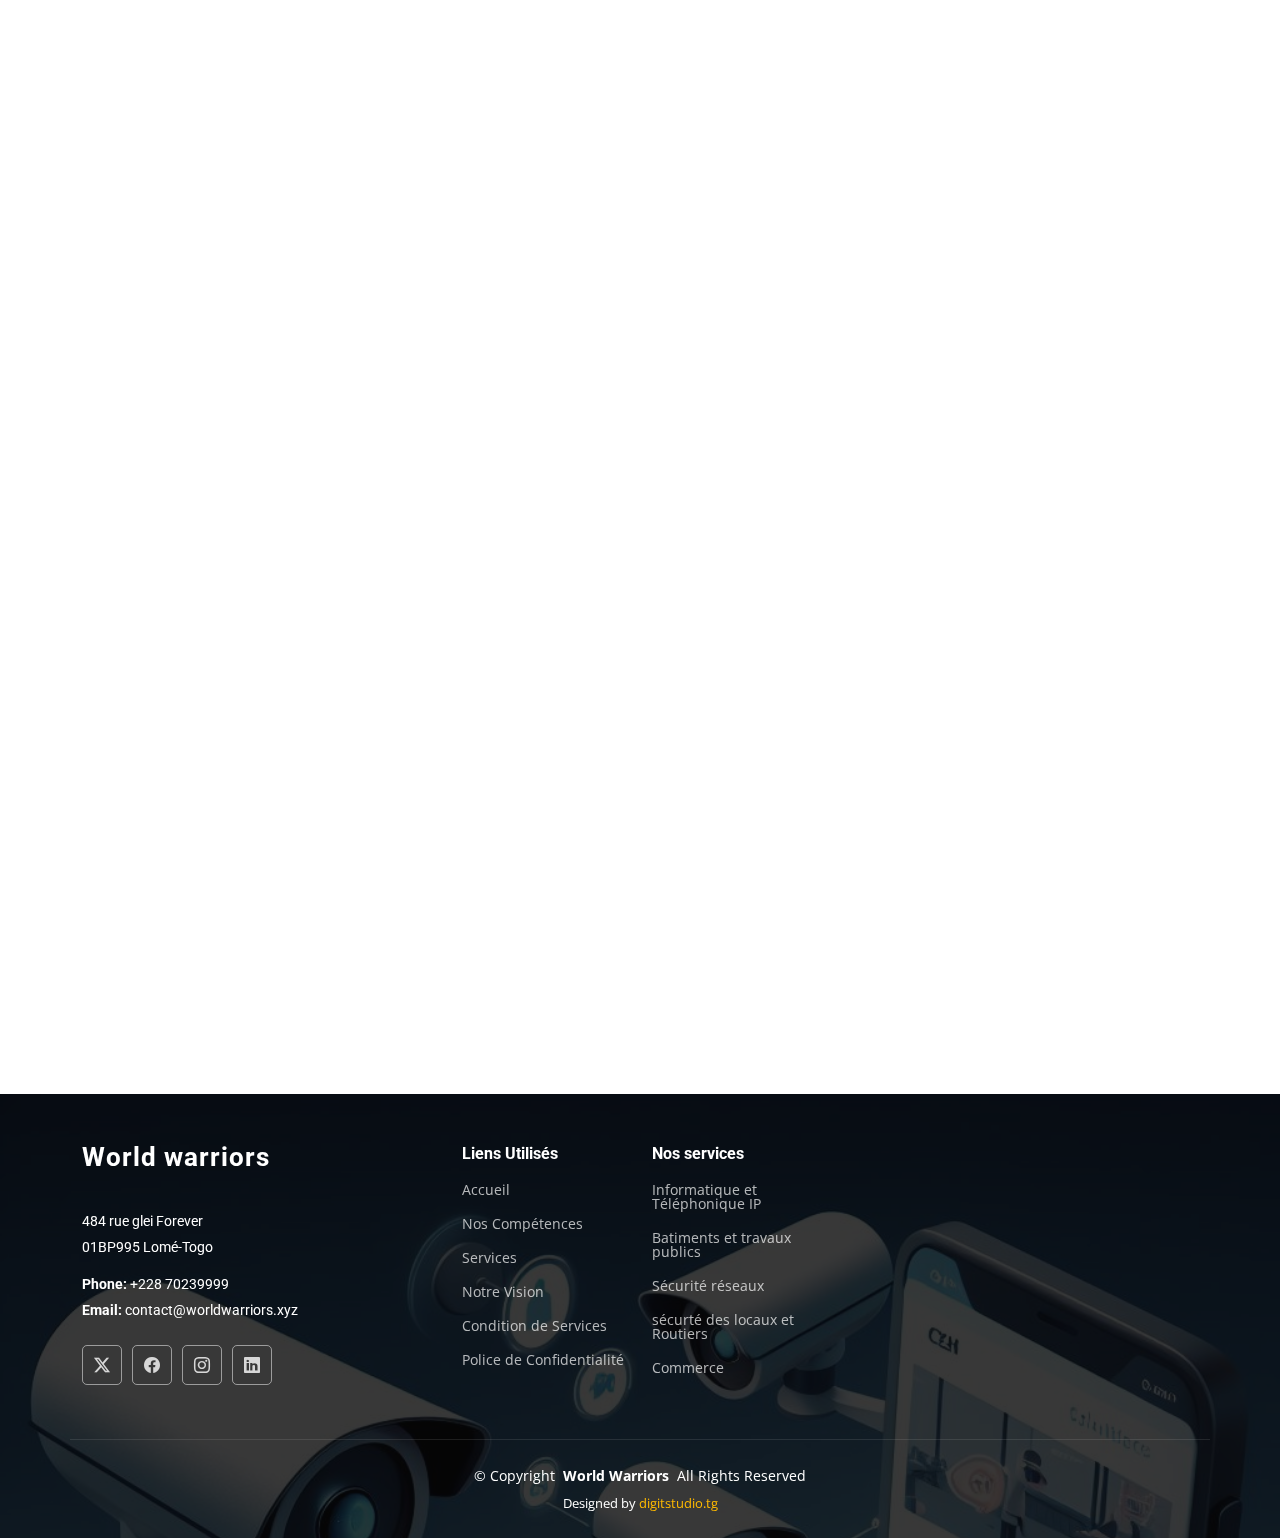
<file: services.html>
<!DOCTYPE html>
<html lang="fr">

<head>
  <meta charset="utf-8">
  <meta content="width=device-width, initial-scale=1.0" name="viewport">
  <title>Vision - WORLD WARRIORS Template</title>
  <meta name="description" content="">
  <meta name="keywords" content="">

  <!-- Favicons -->
  <link href="assets/img/favicon.png" rel="icon">
  <link href="assets/img/apple-touch-icon.png" rel="apple-touch-icon">

  <!-- Fonts -->
  <link href="https://fonts.googleapis.com" rel="preconnect">
  <link href="https://fonts.gstatic.com" rel="preconnect" crossorigin>
  <link href="https://fonts.googleapis.com/css2?family=Roboto:ital,wght@0,100;0,300;0,400;0,500;0,700;0,900;1,100;1,300;1,400;1,500;1,700;1,900&family=Open+Sans:ital,wght@0,300;0,400;0,500;0,600;0,700;0,800;1,300;1,400;1,500;1,600;1,700;1,800&family=Poppins:ital,wght@0,100;0,200;0,300;0,400;0,500;0,600;0,700;0,800;0,900;1,100;1,200;1,300;1,400;1,500;1,600;1,700;1,800;1,900&display=swap" rel="stylesheet">

  <!-- Vendor CSS Files -->
  <link href="assets/vendor/bootstrap/css/bootstrap.min.css" rel="stylesheet">
  <link href="assets/vendor/bootstrap-icons/bootstrap-icons.css" rel="stylesheet">
  <link href="assets/vendor/aos/aos.css" rel="stylesheet">
  <link href="assets/vendor/fontawesome-free/css/all.min.css" rel="stylesheet">
  <link href="assets/vendor/glightbox/css/glightbox.min.css" rel="stylesheet">
  <link href="assets/vendor/swiper/swiper-bundle.min.css" rel="stylesheet">

  <!-- Main CSS File -->
  <link href="assets/css/main.css" rel="stylesheet">

  <!-- =======================================================
  * Template Name: UpConstruction
  * Template URL: https://bootstrapmade.com/upconstruction-bootstrap-construction-website-template/
  * Updated: Aug 07 2024 with Bootstrap v5.3.3
  * Author: BootstrapMade.com
  * License: https://bootstrapmade.com/license/
  ======================================================== -->
</head>

<body class="blog-page">

  <header id="header" class="header d-flex align-items-center fixed-top">
    <div class="container-fluid container-xl position-relative d-flex align-items-center justify-content-between">

      <a href="index.html" class="logo d-flex align-items-center">
        <!-- Uncomment the line below if you also wish to use an image logo -->
        <!-- <img src="assets/img/logo.png" alt=""> -->
        <h1 class="sitename">World Warriors</h1> <span>.</span>
      </a>

      <nav id="navmenu" class="navmenu">
        <ul>
          <li><a href="index.html">Accueil</a></li>
          <li><a href="Nos compétences.html">Nos Compétences</a></li>
          <li><a href="services.html">Services</a></li>
          <li><a href="projets.html">Projets</a></li>
          <li><a href="Notre Vision.html" class="active">Notre vision</a></li>
          <li class="dropdown"><a href="#"><span>Dropdown</span> <i class="bi bi-chevron-down toggle-dropdown"></i></a>
            <ul>
              <li><a href="#">Dropdown 1</a></li>
              <li class="dropdown"><a href="#"><span>Deep Dropdown</span> <i class="bi bi-chevron-down toggle-dropdown"></i></a>
                <ul>
                  <li><a href="#">Deep Dropdown 1</a></li>
                  <li><a href="#">Deep Dropdown 2</a></li>
                  <li><a href="#">Deep Dropdown 3</a></li>
                  <li><a href="#">Deep Dropdown 4</a></li>
                  <li><a href="#">Deep Dropdown 5</a></li>
                </ul>
              </li>
              <li><a href="#">Dropdown 2</a></li>
              <li><a href="#">Dropdown 3</a></li>
              <li><a href="#">Dropdown 4</a></li>
            </ul>
          </li>
          <li><a href="contact.html">Contact</a></li>
        </ul>
        <i class="mobile-nav-toggle d-xl-none bi bi-list"></i>
      </nav>

    </div>
  </header>

  <main class="main">

    <!-- Page Title -->
    <div class="page-title dark-background" style="background-image: url(assets/img/page-title-bg.jpg);">
      <div class="container position-relative">
        <h1>Services</h1>
        <nav class="breadcrumbs">
          <ol>
            <li><a href="index.html">Accueil</a></li>
            <li class="current">Apports</li>
          </ol>
        </nav>
      </div>
    </div><!-- End Page Title -->

    <!-- Services Section -->
    <section id="services" class="services section light-background">

      <div class="container">

        <div class="row gy-4">

          <div class="col-lg-4 col-md-6" data-aos="fade-up" data-aos-delay="100">
            <div class="service-item  position-relative">
              <div class="icon">
                <i class="fa-solid fa-mountain-city"></i>
              </div>
              <h3>Nesciunt Mete</h3>
              <p>Provident nihil minus qui consequatur non omnis maiores. Eos accusantium minus dolores iure perferendis tempore et consequatur.</p>
              <a href="#" class="readmore stretched-link">Read more <i class="bi bi-arrow-right"></i></a>
            </div>
          </div><!-- End Service Item -->

          <div class="col-lg-4 col-md-6" data-aos="fade-up" data-aos-delay="200">
            <div class="service-item position-relative">
              <div class="icon">
                <i class="fa-solid fa-arrow-up-from-ground-water"></i>
              </div>
              <h3>Eosle Commodi</h3>
              <p>Ut autem aut autem non a. Sint sint sit facilis nam iusto sint. Libero corrupti neque eum hic non ut nesciunt dolorem.</p>
              <a href="#" class="readmore stretched-link">Read more <i class="bi bi-arrow-right"></i></a>
            </div>
          </div><!-- End Service Item -->

          <div class="col-lg-4 col-md-6" data-aos="fade-up" data-aos-delay="300">
            <div class="service-item position-relative">
              <div class="icon">
                <i class="fa-solid fa-compass-drafting"></i>
              </div>
              <h3>Ledo Markt</h3>
              <p>Ut excepturi voluptatem nisi sed. Quidem fuga consequatur. Minus ea aut. Vel qui id voluptas adipisci eos earum corrupti.</p>
              <a href="#" class="readmore stretched-link">Read more <i class="bi bi-arrow-right"></i></a>
            </div>
          </div><!-- End Service Item -->

          <div class="col-lg-4 col-md-6" data-aos="fade-up" data-aos-delay="400">
            <div class="service-item position-relative">
              <div class="icon">
                <i class="fa-solid fa-trowel-bricks"></i>
              </div>
              <h3>Asperiores Commodit</h3>
              <p>Non et temporibus minus omnis sed dolor esse consequatur. Cupiditate sed error ea fuga sit provident adipisci neque.</p>
              <a href="#" class="readmore stretched-link">Read more <i class="bi bi-arrow-right"></i></a>
            </div>
          </div><!-- End Service Item -->

          <div class="col-lg-4 col-md-6" data-aos="fade-up" data-aos-delay="500">
            <div class="service-item position-relative">
              <div class="icon">
                <i class="fa-solid fa-helmet-safety"></i>
              </div>
              <h3>Velit Doloremque</h3>
              <p>Cumque et suscipit saepe. Est maiores autem enim facilis ut aut ipsam corporis aut. Sed animi at autem alias eius labore.</p>
              <a href="#" class="readmore stretched-link">Read more <i class="bi bi-arrow-right"></i></a>
            </div>
          </div><!-- End Service Item -->

          <div class="col-lg-4 col-md-6" data-aos="fade-up" data-aos-delay="600">
            <div class="service-item position-relative">
              <div class="icon">
                <i class="fa-solid fa-arrow-up-from-ground-water"></i>
              </div>
              <h3>Dolori Architecto</h3>
              <p>Hic molestias ea quibusdam eos. Fugiat enim doloremque aut neque non et debitis iure. Corrupti recusandae ducimus enim.</p>
              <a href="#" class="readmore stretched-link">Read more <i class="bi bi-arrow-right"></i></a>
            </div>
          </div><!-- End Service Item -->

        </div>

      </div>

    </section><!-- /Services Section -->

    <!-- Features Cards Section -->
    <section id="features-cards" class="features-cards section">

      <div class="container">

        <div class="row gy-4">

          <div class="col-lg-3 col-md-6" data-aos="fade-up" data-aos-delay="100">
            <h3>Quasi eaque omnis</h3>
            <p>Eius non minus autem soluta ut ui labore omnis quisquam corrupti autem odit voluptas quos commodi magnam occaecati.</p>
            <ul class="list-unstyled">
              <li><i class="bi bi-check2"></i> <span>Ullamco laboris nisi ut aliquip</span></li>
              <li><i class="bi bi-check2"></i> <span>Duis aute irure dolor in reprehenderit</span></li>
              <li><i class="bi bi-check2"></i> <span>Ullamco laboris nisi ut aliquip ex ea</span></li>
            </ul>
          </div><!-- End feature item-->

          <div class="col-lg-3 col-md-6" data-aos="fade-up" data-aos-delay="200">
            <h3>Et nemo dolores consectetur</h3>
            <p>Ducimus ea quam et occaecati est. Temporibus in soluta labore voluptates aut. Et sit soluta non repellat sed quia dire plovers tradoria</p>

            <ul class="list-unstyled">
              <li><i class="bi bi-check2"></i> <span>Enim temporibus maiores eligendi</span></li>
              <li><i class="bi bi-check2"></i> <span>Ut maxime ut quibusdam quam qui</span></li>
              <li><i class="bi bi-check2"></i> <span>Officiis aspernatur in officiis</span></li>
            </ul>
          </div><!-- End feature item-->

          <div class="col-lg-3 col-md-6" data-aos="fade-up" data-aos-delay="300">
            <h3>Staque laboriosam modi</h3>
            <p>Velit eos error et dolor omnis voluptates nobis tenetur sed enim nihil vero qui suscipit ipsum at magni. Ipsa architecto consequatur aliquam</p>
            <ul class="list-unstyled">
              <li><i class="bi bi-check2"></i> <span>Quis voluptates laboriosam numquam</span></li>
              <li><i class="bi bi-check2"></i> <span>Debitis eos est est corrupti</span></li>
            </ul>
          </div><!-- End feature item-->

          <div class="col-lg-3 col-md-6" data-aos="fade-up" data-aos-delay="400">
            <h3>Dignissimos suscipit iste</h3>
            <p>Molestiae occaecati assumenda quia saepe nobis recusandae at dicta ducimus sequi numquam commodi est in consequatur ea magnam quia itaque</p>
            <ul class="list-unstyled">
              <li><i class="bi bi-check2"></i> <span>Veritatis qui reprehenderit quis</span></li>
              <li><i class="bi bi-check2"></i> <span>Accusantium vel numquam sunt minus</span></li>
              <li><i class="bi bi-check2"></i> <span>Voluptatem pariatur est sationem</span></li>
            </ul>
          </div><!-- End feature item-->

        </div>

      </div>

    </section><!-- /Features Cards Section -->

    <!-- Alt Services 2 Section -->
    <section id="alt-services-2" class="alt-services-2 section">

      <div class="container">

        <div class="row justify-content-around gy-4">

          <div class="col-lg-6 d-flex flex-column justify-content-center order-2 order-lg-1" data-aos="fade-up" data-aos-delay="100">
            <h3>Enim quis est voluptatibus aliquid consequatur</h3>
            <p>Esse voluptas cumque vel exercitationem. Reiciendis est hic accusamus. Non ipsam et sed minima temporibus laudantium. Soluta voluptate sed facere corporis dolores excepturi</p>

            <div class="row">

              <div class="col-lg-6 icon-box d-flex">
                <i class="bi bi-easel flex-shrink-0"></i>
                <div>
                  <h4>Lorem Ipsum</h4>
                  <p>Voluptatum deleniti atque corrupti quos dolores et quas molestias </p>
                </div>
              </div><!-- End Icon Box -->

              <div class="col-lg-6 icon-box d-flex">
                <i class="bi bi-patch-check flex-shrink-0"></i>
                <div>
                  <h4>Nemo Enim</h4>
                  <p>At vero eos et accusamus et iusto odio dignissimos ducimus qui blanditiise</p>
                </div>
              </div><!-- End Icon Box -->

              <div class="col-lg-6 icon-box d-flex">
                <i class="bi bi-brightness-high flex-shrink-0"></i>
                <div>
                  <h4>Dine Pad</h4>
                  <p>Explicabo est voluptatum asperiores consequatur magnam. Et veritatis odit</p>
                </div>
              </div><!-- End Icon Box -->

              <div class="col-lg-6 icon-box d-flex">
                <i class="bi bi-brightness-high flex-shrink-0"></i>
                <div>
                  <h4>Tride clov</h4>
                  <p>Est voluptatem labore deleniti quis a delectus et. Saepe dolorem libero sit</p>
                </div>
              </div><!-- End Icon Box -->

            </div>

          </div>

          <div class="features-image col-lg-5 order-1 order-lg-2" data-aos="fade-up" data-aos-delay="200">
            <img src="assets/img/features-3-2.jpg" alt="">
          </div>

        </div>

      </div>

    </section><!-- /Alt Services 2 Section -->

    <!-- Testimonials Section -->
    <section id="testimonials" class="testimonials section">

      <div class="container" data-aos="fade-up" data-aos-delay="100">

        <div class="swiper init-swiper">
          <script type="application/json" class="swiper-config">
            {
              "loop": true,
              "speed": 600,
              "autoplay": {
                "delay": 5000
              },
              "slidesPerView": "auto",
              "pagination": {
                "el": ".swiper-pagination",
                "type": "bullets",
                "clickable": true
              },
              "breakpoints": {
                "320": {
                  "slidesPerView": 1,
                  "spaceBetween": 40
                },
                "1200": {
                  "slidesPerView": 2,
                  "spaceBetween": 20
                }
              }
            }
          </script>
          <div class="swiper-wrapper">

            <div class="swiper-slide">
              <div class="testimonial-wrap">
                <div class="testimonial-item">
                  <img src="assets/img/testimonials/testimonials-1.jpg" class="testimonial-img" alt="">
                  <h3>Saul Goodman</h3>
                  <h4>Ceo &amp; Founder</h4>
                  <div class="stars">
                    <i class="bi bi-star-fill"></i><i class="bi bi-star-fill"></i><i class="bi bi-star-fill"></i><i class="bi bi-star-fill"></i><i class="bi bi-star-fill"></i>
                  </div>
                  <p>
                    <i class="bi bi-quote quote-icon-left"></i>
                    <span>Proin iaculis purus consequat sem cure digni ssim donec porttitora entum suscipit rhoncus. Accusantium quam, ultricies eget id, aliquam eget nibh et. Maecen aliquam, risus at semper.</span>
                    <i class="bi bi-quote quote-icon-right"></i>
                  </p>
                </div>
              </div>
            </div><!-- End testimonial item -->

            <div class="swiper-slide">
              <div class="testimonial-wrap">
                <div class="testimonial-item">
                  <img src="assets/img/testimonials/testimonials-2.jpg" class="testimonial-img" alt="">
                  <h3>Sara Wilsson</h3>
                  <h4>Designer</h4>
                  <div class="stars">
                    <i class="bi bi-star-fill"></i><i class="bi bi-star-fill"></i><i class="bi bi-star-fill"></i><i class="bi bi-star-fill"></i><i class="bi bi-star-fill"></i>
                  </div>
                  <p>
                    <i class="bi bi-quote quote-icon-left"></i>
                    <span>Export tempor illum tamen malis malis eram quae irure esse labore quem cillum quid cillum eram malis quorum velit fore eram velit sunt aliqua noster fugiat irure amet legam anim culpa.</span>
                    <i class="bi bi-quote quote-icon-right"></i>
                  </p>
                </div>
              </div>
            </div><!-- End testimonial item -->

            <div class="swiper-slide">
              <div class="testimonial-wrap">
                <div class="testimonial-item">
                  <img src="assets/img/testimonials/testimonials-3.jpg" class="testimonial-img" alt="">
                  <h3>Jena Karlis</h3>
                  <h4>Store Owner</h4>
                  <div class="stars">
                    <i class="bi bi-star-fill"></i><i class="bi bi-star-fill"></i><i class="bi bi-star-fill"></i><i class="bi bi-star-fill"></i><i class="bi bi-star-fill"></i>
                  </div>
                  <p>
                    <i class="bi bi-quote quote-icon-left"></i>
                    <span>Enim nisi quem export duis labore cillum quae magna enim sint quorum nulla quem veniam duis minim tempor labore quem eram duis noster aute amet eram fore quis sint minim.</span>
                    <i class="bi bi-quote quote-icon-right"></i>
                  </p>
                </div>
              </div>
            </div><!-- End testimonial item -->

            <div class="swiper-slide">
              <div class="testimonial-wrap">
                <div class="testimonial-item">
                  <img src="assets/img/testimonials/testimonials-4.jpg" class="testimonial-img" alt="">
                  <h3>Matt Brandon</h3>
                  <h4>Freelancer</h4>
                  <div class="stars">
                    <i class="bi bi-star-fill"></i><i class="bi bi-star-fill"></i><i class="bi bi-star-fill"></i><i class="bi bi-star-fill"></i><i class="bi bi-star-fill"></i>
                  </div>
                  <p>
                    <i class="bi bi-quote quote-icon-left"></i>
                    <span>Fugiat enim eram quae cillum dolore dolor amet nulla culpa multos export minim fugiat minim velit minim dolor enim duis veniam ipsum anim magna sunt elit fore quem dolore labore illum veniam.</span>
                    <i class="bi bi-quote quote-icon-right"></i>
                  </p>
                </div>
              </div>
            </div><!-- End testimonial item -->

            <div class="swiper-slide">
              <div class="testimonial-wrap">
                <div class="testimonial-item">
                  <img src="assets/img/testimonials/testimonials-5.jpg" class="testimonial-img" alt="">
                  <h3>John Larson</h3>
                  <h4>Entrepreneur</h4>
                  <div class="stars">
                    <i class="bi bi-star-fill"></i><i class="bi bi-star-fill"></i><i class="bi bi-star-fill"></i><i class="bi bi-star-fill"></i><i class="bi bi-star-fill"></i>
                  </div>
                  <p>
                    <i class="bi bi-quote quote-icon-left"></i>
                    <span>Quis quorum aliqua sint quem legam fore sunt eram irure aliqua veniam tempor noster veniam enim culpa labore duis sunt culpa nulla illum cillum fugiat legam esse veniam culpa fore nisi cillum quid.</span>
                    <i class="bi bi-quote quote-icon-right"></i>
                  </p>
                </div>
              </div>
            </div><!-- End testimonial item -->

          </div>
          <div class="swiper-pagination"></div>
        </div>

      </div>

    </section><!-- /Testimonials Section -->

  </main>

  <footer id="footer" class="footer dark-background">

    <div class="container footer-top">
      <div class="row gy-4">
        <div class="col-lg-4 col-md-6 footer-about">
          <a href="index.html" class="logo d-flex align-items-center">
            <span class="sitename">World warriors</span>
          </a>
          <div class="footer-contact pt-3">
            <p>484 rue glei Forever</p>
            <p>01BP995 Lomé-Togo</p>
            <p class="mt-3"><strong>Phone:</strong> <span>+228 70239999</span></p>
            <p><strong>Email:</strong> <span>contact@worldwarriors.xyz</span></p>
          </div>
          <div class="social-links d-flex mt-4">
            <a href=""><i class="bi bi-twitter-x"></i></a>
            <a href=""><i class="bi bi-facebook"></i></a>
            <a href=""><i class="bi bi-instagram"></i></a>
            <a href=""><i class="bi bi-linkedin"></i></a>
          </div>
        </div>

        <div class="col-lg-2 col-md-3 footer-links">
          <h4>Liens Utilisés</h4>
          <ul>
            <li><a href="#">Accueil</a></li>
            <li><a href="#">Nos Compétences</a></li>
            <li><a href="#">Services</a></li>
            <li><a href="#">Notre Vision</a></li>
            <li><a href="#">Condition de Services</a></li>
            <li><a href="#">Police de Confidentialité</a></li>
          </ul>
        </div>
         
        <div class="col-lg-2 col-md-3 footer-links">
          <h4>Nos services</h4>
          <ul>
            <li><a href="#">Informatique et Téléphonique IP</a></li>
            <li><a href="#">Batiments et travaux publics</a></li>
            <li><a href="#">Sécurité réseaux</a></li>
            <li><a href="#">sécurté des locaux et Routiers</a></li>
            <li><a href="#">Commerce</a></li>
          </ul>
        </div>
        
      </div>
    </div>

    <div class="container copyright text-center mt-4">
      <p>© <span>Copyright</span> <strong class="px-1 sitename">World Warriors</strong> <span>All Rights Reserved</span></p>
      <div class="credits">
        <!-- All the links in the footer should remain intact. -->
        <!-- You can delete the links only if you've purchased the pro version. -->
        <!-- Licensing information: https://bootstrapmade.com/license/ -->
        <!-- Purchase the pro version with working PHP/AJAX contact form: [buy-url] -->
        Designed by <a href="digitstudio.tg">digitstudio.tg</a>
      </div>
    </div>

  </footer>

  <!-- Scroll Top -->
  <a href="#" id="scroll-top" class="scroll-top d-flex align-items-center justify-content-center"><i class="bi bi-arrow-up-short"></i></a>

  <!-- Preloader -->
  <div id="preloader"></div>

  <!-- Vendor JS Files -->
  <script src="assets/vendor/bootstrap/js/bootstrap.bundle.min.js"></script>
  <script src="assets/vendor/php-email-form/validate.js"></script>
  <script src="assets/vendor/aos/aos.js"></script>
  <script src="assets/vendor/glightbox/js/glightbox.min.js"></script>
  <script src="assets/vendor/imagesloaded/imagesloaded.pkgd.min.js"></script>
  <script src="assets/vendor/isotope-layout/isotope.pkgd.min.js"></script>
  <script src="assets/vendor/swiper/swiper-bundle.min.js"></script>
  <script src="assets/vendor/purecounter/purecounter_vanilla.js"></script>

  <!-- Main JS File -->
  <script src="assets/js/main.js"></script>

</body>

</html>
</file>
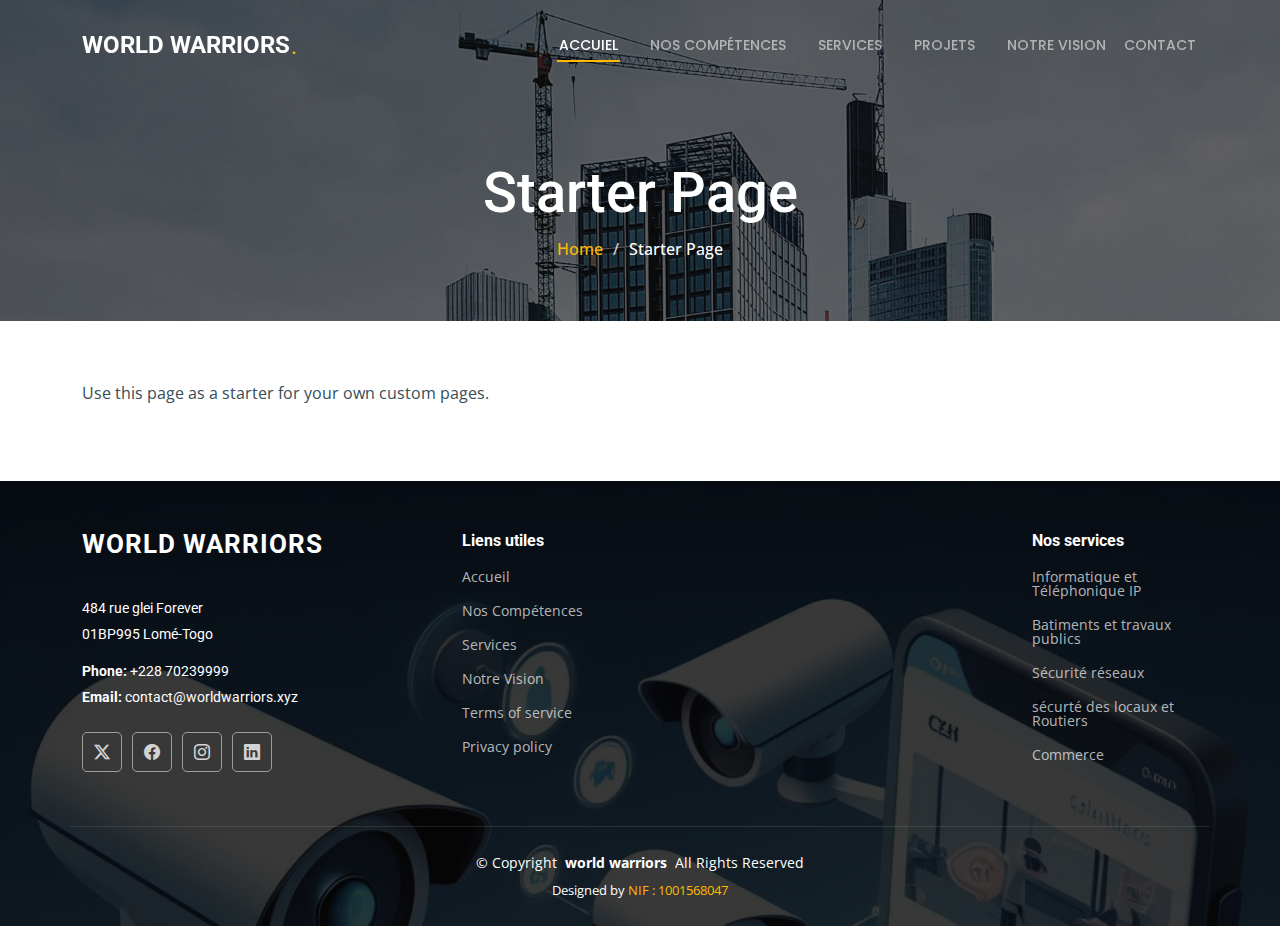
<file: starter-page.html>
<!DOCTYPE html>
<html lang="en">

<head>
  <meta charset="utf-8">
  <meta content="width=device-width, initial-scale=1.0" name="viewport">
  <title>Index - WORLD WARRIORS Template</title>
  <meta name="description" content="">
  <meta name="keywords" content="">

  <!-- Favicons -->
  <link href="assets/img/favicon.png" rel="icon">
  <link href="assets/img/apple-touch-icon.png" rel="apple-touch-icon">

  <!-- Fonts -->
  <link href="https://fonts.googleapis.com" rel="preconnect">
  <link href="https://fonts.gstatic.com" rel="preconnect" crossorigin>
  <link href="https://fonts.googleapis.com/css2?family=Roboto:ital,wght@0,100;0,300;0,400;0,500;0,700;0,900;1,100;1,300;1,400;1,500;1,700;1,900&family=Open+Sans:ital,wght@0,300;0,400;0,500;0,600;0,700;0,800;1,300;1,400;1,500;1,600;1,700;1,800&family=Poppins:ital,wght@0,100;0,200;0,300;0,400;0,500;0,600;0,700;0,800;0,900;1,100;1,200;1,300;1,400;1,500;1,600;1,700;1,800;1,900&display=swap" rel="stylesheet">

  <!-- Vendor CSS Files -->
  <link href="assets/vendor/bootstrap/css/bootstrap.min.css" rel="stylesheet">
  <link href="assets/vendor/bootstrap-icons/bootstrap-icons.css" rel="stylesheet">
  <link href="assets/vendor/aos/aos.css" rel="stylesheet">
  <link href="assets/vendor/fontawesome-free/css/all.min.css" rel="stylesheet">
  <link href="assets/vendor/glightbox/css/glightbox.min.css" rel="stylesheet">
  <link href="assets/vendor/swiper/swiper-bundle.min.css" rel="stylesheet">

  <!-- Main CSS File -->
  <link href="assets/css/main.css" rel="stylesheet">

  <!-- =======================================================
  * Template Name: UpConstruction
  * Template URL: https://bootstrapmade.com/upconstruction-bootstrap-construction-website-template/
  * Updated: Aug 07 2024 with Bootstrap v5.3.3
  * Author: BootstrapMade.com
  * License: https://bootstrapmade.com/license/
  ======================================================== -->
</head>

<body class="index-page">

  <header id="header" class="header d-flex align-items-center fixed-top">
    <div class="container-fluid container-xl position-relative d-flex align-items-center justify-content-between">

      <a href="index.html" class="logo d-flex align-items-center">
        <!-- Uncomment the line below if you also wish to use an image logo -->
        <!-- <img src="assets/img/logo.png" alt=""> -->
        <h1 class="sitename">WORLD WARRIORS</h1> <span>.</span>
      </a>


      <nav id="navmenu" class="navmenu">
        <ul>
          <li><a href="index.html" class="active">Accuiel</a></li>
          <li><a href="#constructions">Nos Compétences</a></li>
          <li><a href="#services">Services</a></li>
          <li><a href="#l">Projets</a></li>
          <li><a href="#alt-services">Notre vision</a></li>
            <ul>   
          </li>
          <li><a href="contact.html">Contact</a></li>
        </ul>
        <i class="mobile-nav-toggle d-xl-none bi bi-list"></i>
      </nav>

    </div>
  </header>

  <main class="main">

    <!-- Page Title -->
    <div class="page-title dark-background" style="background-image: url(assets/img/page-title-bg.jpg);">
      <div class="container position-relative">
        <h1>Starter Page</h1>
        <nav class="breadcrumbs">
          <ol>
            <li><a href="index.html">Home</a></li>
            <li class="current">Starter Page</li>
          </ol>
        </nav>
      </div>
    </div><!-- End Page Title -->

    <!-- Starter Section Section -->
    <section id="starter-section" class="starter-section section">

      <div class="container" data-aos="fade-up">
        <p>Use this page as a starter for your own custom pages.</p>
      </div>

    </section><!-- /Starter Section Section -->

  </main>

  <footer id="footer" class="footer dark-background">

    <div class="container footer-top">
      <div class="row gy-4">
        <div class="col-lg-4 col-md-6 footer-about">
          <a href="index.html" class="logo d-flex align-items-center">
            <span class="sitename">WORLD WARRIORS</span>
          </a>
          <div class="footer-contact pt-3">
            <p>484 rue glei Forever</p>
            <p>01BP995 Lomé-Togo</p>
            <p class="mt-3"><strong>Phone:</strong> <span>+228 70239999</span></p>
            <p><strong>Email:</strong> <span> contact@worldwarriors.xyz</span></p>
          </div>
          <div class="social-links d-flex mt-4">
            <a href=""><i class="bi bi-twitter-x"></i></a>
            <a href=""><i class="bi bi-facebook"></i></a>
            <a href=""><i class="bi bi-instagram"></i></a>
            <a href=""><i class="bi bi-linkedin"></i></a>
          </div>
        </div>

        <div class="col-lg-2 col-md-3 footer-links">
          <h4>Liens utiles</h4>
          <ul>
            <li><a href="#">Accueil</a></li>
            <li><a href="#">Nos Compétences</a></li>
            <li><a href="#">Services</a></li>
            <li><a href="#">Notre Vision </a></li>
            <li><a href="#">Terms of service</a></li>
            <li><a href="#">Privacy policy</a></li>
          </ul>
        </div>

        <div class="col-lg-2 col-md-3 footer-links">
          
        </div>

        <div class="col-lg-2 col-md-3 footer-links">
         
        </div>

        <div class="col-lg-2 col-md-3 footer-links">
          <h4>Nos services</h4>
          <ul>
            <li><a href="#">Informatique et Téléphonique IP</a></li>
            <li><a href="#">Batiments et travaux publics</a></li>
            <li><a href="#">Sécurité réseaux</a></li>
            <li><a href="#">sécurté des locaux et Routiers</a></li>
            <li><a href="#">Commerce</a></li>
          </ul>
        </div>

      </div>
    </div>

    <div class="container copyright text-center mt-4">
      <p>© <span>Copyright</span> <strong class="px-1 sitename">world warriors</strong> <span>All Rights Reserved</span></p>
      <div class="credits">
        <!-- All the links in the footer should remain intact. -->
        <!-- You can delete the links only if you've purchased the pro version. -->
        <!-- Licensing information: https://bootstrapmade.com/license/ -->
        <!-- Purchase the pro version with working PHP/AJAX contact form: [buy-url] -->
        Designed by <a href="https://bootstrapmade.com/"> NIF : 1001568047</a>
      </div>
    </div>

  </footer>

  <!-- Scroll Top -->
  <a href="#" id="scroll-top" class="scroll-top d-flex align-items-center justify-content-center"><i class="bi bi-arrow-up-short"></i></a>

  <!-- Preloader -->
  <div id="preloader"></div>

  <!-- Vendor JS Files -->
  <script src="assets/vendor/bootstrap/js/bootstrap.bundle.min.js"></script>
  <script src="assets/vendor/php-email-form/validate.js"></script>
  <script src="assets/vendor/aos/aos.js"></script>
  <script src="assets/vendor/glightbox/js/glightbox.min.js"></script>
  <script src="assets/vendor/imagesloaded/imagesloaded.pkgd.min.js"></script>
  <script src="assets/vendor/isotope-layout/isotope.pkgd.min.js"></script>
  <script src="assets/vendor/swiper/swiper-bundle.min.js"></script>
  <script src="assets/vendor/purecounter/purecounter_vanilla.js"></script>

  <!-- Main JS File -->
  <script src="assets/js/main.js"></script>

</body>

</html>
</file>
<file: assets/css/main.css>
/**
* Template Name: UpConstruction
* Template URL: https://bootstrapmade.com/upconstruction-bootstrap-construction-website-template/
* Updated: Aug 07 2024 with Bootstrap v5.3.3
* Author: BootstrapMade.com
* License: https://bootstrapmade.com/license/
*/

/*--------------------------------------------------------------
# Font & Color Variables
# Help: https://bootstrapmade.com/color-system/
--------------------------------------------------------------*/
/* Fonts */
:root {
  --default-font: "Open Sans",  system-ui, -apple-system, "Segoe UI", Roboto, "Helvetica Neue", Arial, "Noto Sans", "Liberation Sans", sans-serif, "Apple Color Emoji", "Segoe UI Emoji", "Segoe UI Symbol", "Noto Color Emoji";
  --heading-font: "Roboto",  sans-serif;
  --nav-font: "Poppins",  sans-serif;
}

/* Global Colors - The following color variables are used throughout the website. Updating them here will change the color scheme of the entire website */
:root { 
  --background-color: #ffffff; /* Background color for the entire website, including individual sections */
  --default-color: #364d59; /* Default color used for the majority of the text content across the entire website */
  --heading-color: #52565e; /* Color for headings, subheadings and title throughout the website */
  --accent-color: #feb900; /* Accent color that represents your brand on the website. It's used for buttons, links, and other elements that need to stand out */
  --surface-color: #ffffff; /* The surface color is used as a background of boxed elements within sections, such as cards, icon boxes, or other elements that require a visual separation from the global background. */
  --contrast-color: #ffffff; /* Contrast color for text, ensuring readability against backgrounds of accent, heading, or default colors. */
}

/* Nav Menu Colors - The following color variables are used specifically for the navigation menu. They are separate from the global colors to allow for more customization options */
:root {
  --nav-color: rgba(255, 255, 255, 0.55);  /* The default color of the main navmenu links */
  --nav-hover-color: #ffffff; /* Applied to main navmenu links when they are hovered over or active */
  --nav-mobile-background-color: #ffffff; /* Used as the background color for mobile navigation menu */
  --nav-dropdown-background-color: #ffffff; /* Used as the background color for dropdown items that appear when hovering over primary navigation items */
  --nav-dropdown-color: #212529; /* Used for navigation links of the dropdown items in the navigation menu. */
  --nav-dropdown-hover-color: #feb900; /* Similar to --nav-hover-color, this color is applied to dropdown navigation links when they are hovered over. */
}

/* Color Presets - These classes override global colors when applied to any section or element, providing reuse of the sam color scheme. */

.light-background {
  --background-color: #f4f7f6;
  --surface-color: #ffffff;
}

.dark-background {
  --background-color: #060606;
  --default-color: #ffffff;
  --heading-color: #ffffff;
  --surface-color: #252525;
  --contrast-color: #ffffff;
}

/* Smooth scroll */
:root {
  scroll-behavior: smooth;
}

/*--------------------------------------------------------------
# General Styling & Shared Classes
--------------------------------------------------------------*/
body {
  color: var(--default-color);
  background-color: var(--background-color);
  font-family: var(--default-font);
}

a {
  color: var(--accent-color);
  text-decoration: none;
  transition: 0.3s;
}

a:hover {
  color: color-mix(in srgb, var(--accent-color), transparent 25%);
  text-decoration: none;
}

h1,
h2,
h3,
h4,
h5,
h6 {
  color: var(--heading-color);
  font-family: var(--heading-font);
}

/* PHP Email Form Messages
------------------------------*/
.php-email-form .error-message {
  display: none;
  background: #df1529;
  color: #ffffff;
  text-align: left;
  padding: 15px;
  margin-bottom: 24px;
  font-weight: 600;
}

.php-email-form .sent-message {
  display: none;
  color: #ffffff;
  background: #059652;
  text-align: center;
  padding: 15px;
  margin-bottom: 24px;
  font-weight: 600;
}

.php-email-form .loading {
  display: none;
  background: var(--surface-color);
  text-align: center;
  padding: 15px;
  margin-bottom: 24px;
}

.php-email-form .loading:before {
  content: "";
  display: inline-block;
  border-radius: 50%;
  width: 24px;
  height: 24px;
  margin: 0 10px -6px 0;
  border: 3px solid var(--accent-color);
  border-top-color: var(--surface-color);
  animation: php-email-form-loading 1s linear infinite;
}

@keyframes php-email-form-loading {
  0% {
    transform: rotate(0deg);
  }

  100% {
    transform: rotate(360deg);
  }
}

/*--------------------------------------------------------------
# Global Header
--------------------------------------------------------------*/
.header {
  --background-color: rgba(255, 255, 255, 0);
  --default-color: #ffffff;
  --heading-color: #ffffff;
  color: var(--default-color);
  background-color: var(--background-color);
  padding: 20px 0;
  transition: all 0.5s;
  z-index: 997;
}

.header .logo img {
  max-height: 32px;
  margin-right: 8px;
}

.header .logo h1 {
  font-size: 24px;
  margin: 0;
  font-weight: 700;
  color: var(--heading-color);
}

.header .logo span {
  font-size: 24px;
  padding-left: 1px;
  font-family: var(--heading-font);
  color: var(--color-primary);
}

.scrolled .header {
  box-shadow: 0px 0 18px rgba(0, 0, 0, 0.1);
}

/* Global Header on Scroll
------------------------------*/
.scrolled .header {
  --background-color: rgba(255, 255, 255, 0.95);
  --heading-color: #3c3c3c;
  --nav-color: #3c3c3c;
  --nav-hover-color: #3c3c3c;
}

/*--------------------------------------------------------------
# Navigation Menu
--------------------------------------------------------------*/
/* Desktop Navigation */
@media (min-width: 1200px) {
  .navmenu {
    padding: 0;
  }

  .navmenu ul {
    margin: 0;
    padding: 0;
    display: flex;
    list-style: none;
    align-items: center;
  }

  .navmenu li {
    position: relative;
  }

  .navmenu>ul>li {
    white-space: nowrap;
    padding: 15px 14px;
  }

  .navmenu>ul>li:last-child {
    padding-right: 0;
  }

  .navmenu a,
  .navmenu a:focus {
    color: var(--nav-color);
    font-size: 14px;
    padding: 0 2px;
    font-family: var(--nav-font);
    font-weight: 500;
    display: flex;
    align-items: center;
    justify-content: space-between;
    white-space: nowrap;
    transition: 0.3s;
    position: relative;
    text-transform: uppercase;
  }

  .navmenu a i,
  .navmenu a:focus i {
    font-size: 12px;
    line-height: 0;
    margin-left: 5px;
    transition: 0.3s;
  }

  .navmenu>ul>li>a:before {
    content: "";
    position: absolute;
    height: 2px;
    bottom: -6px;
    left: 0;
    background-color: var(--accent-color);
    visibility: hidden;
    width: 0px;
    transition: all 0.3s ease-in-out 0s;
  }

  .navmenu a:hover:before,
  .navmenu li:hover>a:before,
  .navmenu .active:before {
    visibility: visible;
    width: 100%;
  }

  .navmenu li:hover>a,
  .navmenu .active,
  .navmenu .active:focus {
    color: var(--nav-hover-color);
  }

  .navmenu .dropdown ul {
    margin: 0;
    padding: 10px 0;
    background: var(--nav-dropdown-background-color);
    display: block;
    position: absolute;
    visibility: hidden;
    left: 14px;
    top: 130%;
    opacity: 0;
    transition: 0.3s;
    border-radius: 4px;
    z-index: 99;
    box-shadow: 0px 0px 30px rgba(0, 0, 0, 0.1);
  }

  .navmenu .dropdown ul li {
    min-width: 200px;
  }

  .navmenu .dropdown ul a {
    padding: 10px 20px;
    font-size: 15px;
    text-transform: none;
    font-weight: 400;
    color: var(--nav-dropdown-color);
  }

  .navmenu .dropdown ul a i {
    font-size: 12px;
  }

  .navmenu .dropdown ul a:hover,
  .navmenu .dropdown ul .active:hover,
  .navmenu .dropdown ul li:hover>a {
    color: var(--nav-dropdown-hover-color);
  }

  .navmenu .dropdown:hover>ul {
    opacity: 1;
    top: 100%;
    visibility: visible;
  }

  .navmenu .dropdown .dropdown ul {
    top: 0;
    left: -90%;
    visibility: hidden;
  }

  .navmenu .dropdown .dropdown:hover>ul {
    opacity: 1;
    top: 0;
    left: -100%;
    visibility: visible;
  }
}

/* Mobile Navigation */
@media (max-width: 1199px) {
  .mobile-nav-toggle {
    color: var(--nav-color);
    font-size: 28px;
    line-height: 0;
    margin-right: 10px;
    cursor: pointer;
    transition: color 0.3s;
  }

  .navmenu {
    padding: 0;
    z-index: 9997;
  }

  .navmenu ul {
    display: none;
    list-style: none;
    position: absolute;
    inset: 60px 20px 20px 20px;
    padding: 10px 0;
    margin: 0;
    border-radius: 6px;
    background-color: var(--nav-mobile-background-color);
    border: 1px solid color-mix(in srgb, var(--default-color), transparent 90%);
    box-shadow: none;
    overflow-y: auto;
    transition: 0.3s;
    z-index: 9998;
  }

  .navmenu a,
  .navmenu a:focus {
    color: var(--nav-dropdown-color);
    padding: 10px 20px;
    font-family: var(--nav-font);
    font-size: 17px;
    font-weight: 500;
    display: flex;
    align-items: center;
    justify-content: space-between;
    white-space: nowrap;
    transition: 0.3s;
  }

  .navmenu a i,
  .navmenu a:focus i {
    font-size: 12px;
    line-height: 0;
    margin-left: 5px;
    width: 30px;
    height: 30px;
    display: flex;
    align-items: center;
    justify-content: center;
    border-radius: 50%;
    transition: 0.3s;
    background-color: color-mix(in srgb, var(--accent-color), transparent 90%);
  }

  .navmenu a i:hover,
  .navmenu a:focus i:hover {
    background-color: var(--accent-color);
    color: var(--contrast-color);
  }

  .navmenu a:hover,
  .navmenu .active,
  .navmenu .active:focus {
    color: var(--nav-dropdown-hover-color);
  }

  .navmenu .active i,
  .navmenu .active:focus i {
    background-color: var(--accent-color);
    color: var(--contrast-color);
    transform: rotate(180deg);
  }

  .navmenu .dropdown ul {
    position: static;
    display: none;
    z-index: 99;
    padding: 10px 0;
    margin: 10px 20px;
    background-color: var(--nav-dropdown-background-color);
    transition: all 0.5s ease-in-out;
  }

  .navmenu .dropdown ul ul {
    background-color: rgba(33, 37, 41, 0.1);
  }

  .navmenu .dropdown>.dropdown-active {
    display: block;
    background-color: rgba(33, 37, 41, 0.03);
  }

  .mobile-nav-active {
    overflow: hidden;
  }

  .mobile-nav-active .mobile-nav-toggle {
    color: #fff;
    position: absolute;
    font-size: 32px;
    top: 15px;
    right: 15px;
    margin-right: 0;
    z-index: 9999;
  }

  .mobile-nav-active .navmenu {
    position: fixed;
    overflow: hidden;
    inset: 0;
    background: rgba(33, 37, 41, 0.8);
    transition: 0.3s;
  }

  .mobile-nav-active .navmenu>ul {
    display: block;
  }
}

/*--------------------------------------------------------------
# Global Footer
--------------------------------------------------------------*/
.footer {
  color: var(--default-color);
  background-color: var(--background-color);
  background: url("../img/mont1.jpg") top center no-repeat;
  background-size: cover;
  font-size: 14px;
  position: relative;
}

.footer .container {
  position: relative;
}

.footer:before {
  content: "";
  background: color-mix(in srgb, var(--background-color), transparent 20%);
  position: absolute;
  inset: 0;
}

.footer .footer-top {
  padding-top: 50px;
}

.footer .footer-about .logo {
  line-height: 1;
  margin-bottom: 25px;
}

.footer .footer-about .logo img {
  max-height: 40px;
  margin-right: 6px;
}

.footer .footer-about .logo span {
  color: var(--heading-color);
  font-family: var(--heading-font);
  font-size: 26px;
  font-weight: 700;
  letter-spacing: 1px;
}

.footer .footer-about p {
  font-size: 14px;
  font-family: var(--heading-font);
}

.footer .social-links a {
  display: flex;
  align-items: center;
  justify-content: center;
  width: 40px;
  height: 40px;
  border-radius: 5px;
  border: 1px solid color-mix(in srgb, var(--default-color), transparent 50%);
  font-size: 16px;
  color: color-mix(in srgb, var(--default-color), transparent 20%);
  margin-right: 10px;
  transition: 0.3s;
}

.footer .social-links a:hover {
  color: var(--accent-color);
  border-color: var(--accent-color);
}

.footer h4 {
  font-size: 16px;
  font-weight: bold;
  position: relative;
  padding-bottom: 12px;
}

.footer .footer-links {
  margin-bottom: 30px;
}

.footer .footer-links ul {
  list-style: none;
  padding: 0;
  margin: 0;
}

.footer .footer-links ul i {
  padding-right: 2px;
  font-size: 12px;
  line-height: 0;
}

.footer .footer-links ul li {
  padding: 10px 0;
  display: flex;
  align-items: center;
}

.footer .footer-links ul li:first-child {
  padding-top: 0;
}

.footer .footer-links ul a {
  color: color-mix(in srgb, var(--default-color), transparent 30%);
  display: inline-block;
  line-height: 1;
}

.footer .footer-links ul a:hover {
  color: var(--accent-color);
}

.footer .footer-contact p {
  margin-bottom: 5px;
}

.footer .copyright {
  padding-top: 25px;
  padding-bottom: 25px;
  border-top: 1px solid color-mix(in srgb, var(--default-color), transparent 90%);
}

.footer .copyright p {
  margin-bottom: 0;
}

.footer .credits {
  margin-top: 8px;
  font-size: 13px;
}

/*--------------------------------------------------------------
# Preloader
--------------------------------------------------------------*/
#preloader {
  position: fixed;
  inset: 0;
  z-index: 999999;
  overflow: hidden;
  background: var(--background-color);
  transition: all 0.6s ease-out;
}

#preloader:before {
  content: "";
  position: fixed;
  top: calc(50% - 30px);
  left: calc(50% - 30px);
  border: 6px solid #ffffff;
  border-color: var(--accent-color) transparent var(--accent-color) transparent;
  border-radius: 50%;
  width: 60px;
  height: 60px;
  animation: animate-preloader 1.5s linear infinite;
}

@keyframes animate-preloader {
  0% {
    transform: rotate(0deg);
  }

  100% {
    transform: rotate(360deg);
  }
}

/*--------------------------------------------------------------
# Scroll Top Button
--------------------------------------------------------------*/
.scroll-top {
  position: fixed;
  visibility: hidden;
  opacity: 0;
  right: 15px;
  bottom: 15px;
  z-index: 99999;
  background-color: var(--accent-color);
  width: 40px;
  height: 40px;
  border-radius: 4px;
  transition: all 0.4s;
}

.scroll-top i {
  font-size: 24px;
  color: var(--default-color);
  line-height: 0;
}

.scroll-top:hover {
  background-color: color-mix(in srgb, var(--accent-color), transparent 20%);
  color: var(--contrast-color);
}

.scroll-top.active {
  visibility: visible;
  opacity: 1;
}

/*--------------------------------------------------------------
# Disable aos animation delay on mobile devices
--------------------------------------------------------------*/
@media screen and (max-width: 768px) {
  [data-aos-delay] {
    transition-delay: 0 !important;
  }
}

/*--------------------------------------------------------------
# Global Page Titles & Breadcrumbs
--------------------------------------------------------------*/
.page-title {
  color: var(--default-color);
  background-color: var(--background-color);
  background-size: cover;
  background-position: center;
  background-repeat: no-repeat;
  padding: 160px 0 60px 0;
  text-align: center;
  position: relative;
}

.page-title:before {
  content: "";
  background-color: color-mix(in srgb, var(--background-color), transparent 40%);
  position: absolute;
  inset: 0;
}

.page-title h1 {
  font-size: 56px;
  font-weight: 500;
  margin-bottom: 10px;
}

.page-title .breadcrumbs ol {
  display: flex;
  flex-wrap: wrap;
  list-style: none;
  justify-content: center;
  padding: 0;
  margin: 0;
  font-size: 16px;
  font-weight: 500;
}

.page-title .breadcrumbs ol li+li {
  padding-left: 10px;
}

.page-title .breadcrumbs ol li+li::before {
  content: "/";
  display: inline-block;
  padding-right: 10px;
  color: color-mix(in srgb, var(--default-color), transparent 20%);
}

/*--------------------------------------------------------------
# Global Sections
--------------------------------------------------------------*/
section,
.section {
  color: var(--default-color);
  background-color: var(--background-color);
  padding: 60px 0;
  scroll-margin-top: 92px;
  overflow: clip;
}

@media (max-width: 1199px) {

  section,
  .section {
    scroll-margin-top: 76px;
  }
}

/*--------------------------------------------------------------
# Global Section Titles
--------------------------------------------------------------*/
.section-title {
  text-align: center;
  padding-bottom: 60px;
  position: relative;
}

.section-title h2 {
  font-size: 32px;
  font-weight: 700;
  position: relative;
}

.section-title h2:before,
.section-title h2:after {
  content: "";
  width: 50px;
  height: 2px;
  background: var(--accent-color);
  display: inline-block;
}

.section-title h2:before {
  margin: 0 15px 10px 0;
}

.section-title h2:after {
  margin: 0 0 10px 15px;
}

.section-title p {
  margin-bottom: 0;
}

/*--------------------------------------------------------------
# Hero Section
--------------------------------------------------------------*/
.hero {
  width: 100%;
  min-height: 100vh;
  position: relative;
  padding: 0;
  display: flex;
  align-items: center;
  justify-content: center;
  overflow: hidden;
}

.hero .info {
  position: relative;
  inset: 0;
  z-index: 3;
  padding: 140px 0 60px 0;
}

@media (max-width: 768px),
(max-height: 480px) {
  .hero .info {
    padding: 100px 50px 60px 50px;
  }
}

.hero .info h2 {
  margin-bottom: 30px;
  padding-bottom: 30px;
  font-size: 56px;
  font-weight: 700;
  position: relative;
}

.hero .info h2:after {
  content: "";
  position: absolute;
  display: block;
  width: 80px;
  height: 4px;
  background: var(--accent-color);
  left: 0;
  right: 0;
  bottom: 0;
  margin: auto;
}

@media (max-width: 768px) {
  .hero .info h2 {
    font-size: 36px;
  }
}

.hero .info p {
  color: color-mix(in srgb, var(--default-color), transparent 20%);
  font-size: 18px;
}

.hero .info .btn-get-started {
  color: var(--contrast-color);
  font-family: var(--heading-font);
  font-weight: 500;
  font-size: 16px;
  letter-spacing: 1px;
  display: inline-block;
  padding: 12px 40px;
  border-radius: 50px;
  transition: 0.5s;
  margin: 10px;
  border: 2px solid var(--accent-color);
}

.hero .info .btn-get-started:hover {
  background: var(--accent-color);
}

.hero .carousel {
  inset: 0;
  position: absolute;
  overflow: hidden;
}

.hero .carousel-item {
  position: absolute;
  inset: 0;
  background-size: cover;
  background-position: center;
  background-repeat: no-repeat;
  overflow: hidden;
  transition-duration: 0.4s;
}

.hero .carousel-item img {
  position: absolute;
  inset: 0;
  display: block;
  width: 100%;
  height: 100%;
  object-fit: cover;
  z-index: 1;
}

.hero .carousel-item::before {
  content: "";
  background-color: color-mix(in srgb, var(--background-color), transparent 30%);
  position: absolute;
  inset: 0;
  z-index: 2;
}

.hero .carousel-control-prev {
  justify-content: start;
}

@media (min-width: 640px) {
  .hero .carousel-control-prev {
    padding-left: 15px;
  }
}

.hero .carousel-control-next {
  justify-content: end;
}

@media (min-width: 640px) {
  .hero .carousel-control-next {
    padding-right: 15px;
  }
}

.hero .carousel-control-next-icon,
.hero .carousel-control-prev-icon {
  background: none;
  font-size: 26px;
  line-height: 0;
  background: color-mix(in srgb, var(--default-color), transparent 80%);
  color: color-mix(in srgb, var(--default-color), transparent 40%);
  border-radius: 50px;
  width: 54px;
  height: 54px;
  display: flex;
  align-items: center;
  justify-content: center;
}

.hero .carousel-control-prev,
.hero .carousel-control-next {
  z-index: 3;
  transition: 0.3s;
}

.hero .carousel-control-prev:focus,
.hero .carousel-control-next:focus {
  opacity: 0.5;
}

.hero .carousel-control-prev:hover,
.hero .carousel-control-next:hover {
  opacity: 0.9;
}

/*--------------------------------------------------------------
# Get Started Section
--------------------------------------------------------------*/
.get-started .content {
  padding: 30px 0;
}

.get-started .content h3 {
  font-size: 36px;
  font-weight: 600;
  margin-bottom: 25px;
  padding-bottom: 25px;
  position: relative;
}

.get-started .content h3:after {
  content: "";
  position: absolute;
  display: block;
  width: 60px;
  height: 4px;
  background: var(--accent-color);
  left: 0;
  bottom: 0;
}

.get-started .content p {
  font-size: 14px;
}

.get-started .php-email-form {
  background: color-mix(in srgb, var(--default-color), transparent 97%);
  padding: 30px;
  height: 100%;
}

@media (max-width: 575px) {
  .get-started .php-email-form {
    padding: 20px;
  }
}

.get-started .php-email-form h3 {
  font-size: 14px;
  font-weight: 700;
  text-transform: uppercase;
  letter-spacing: 1px;
}

.get-started .php-email-form p {
  font-size: 14px;
  margin-bottom: 20px;
}

.get-started .php-email-form input[type=text],
.get-started .php-email-form input[type=email],
.get-started .php-email-form textarea {
  font-size: 14px;
  padding: 10px 15px;
  box-shadow: none;
  border-radius: 0;
  color: var(--default-color);
  background-color: color-mix(in srgb, var(--background-color), transparent 20%);
  border-color: color-mix(in srgb, var(--default-color), transparent 80%);
}

.get-started .php-email-form input[type=text]:focus,
.get-started .php-email-form input[type=email]:focus,
.get-started .php-email-form textarea:focus {
  border-color: var(--accent-color);
}

.get-started .php-email-form input[type=text]::placeholder,
.get-started .php-email-form input[type=email]::placeholder,
.get-started .php-email-form textarea::placeholder {
  color: color-mix(in srgb, var(--default-color), transparent 70%);
}

.get-started .php-email-form button[type=submit] {
  color: var(--contrast-color);
  background: var(--accent-color);
  border: 0;
  padding: 10px 30px;
  transition: 0.4s;
  border-radius: 4px;
}

.get-started .php-email-form button[type=submit]:hover {
  background: color-mix(in srgb, var(--accent-color), transparent 20%);
}

/*--------------------------------------------------------------
# Constructions Section
--------------------------------------------------------------*/
.constructions .card-item {
  background-color: var(--surface-color);
  border: 1px solid color-mix(in srgb, var(--default-color), transparent 85%);
  position: relative;
  border-radius: 0;
}

.constructions .card-item .card-bg {
  min-height: 300px;
  position: relative;
}

.constructions .card-item .card-bg img {
  position: absolute;
  inset: 0;
  display: block;
  width: 100%;
  height: 100%;
  object-fit: cover;
  object-position: center;
  z-index: 1;
}

.constructions .card-item .card-body {
  padding: 30px;
}

.constructions .card-item h4 {
  font-weight: 700;
  font-size: 20px;
  margin-bottom: 15px;
}

.constructions .card-item p {
  color: color-mix(in srgb, var(--default-color), transparent 40%);
  margin: 0;
}

/*--------------------------------------------------------------
# Services Section
--------------------------------------------------------------*/
.services .service-item {
  background-color: var(--surface-color);
  padding: 40px;
  box-shadow: 0px 0 30px rgba(0, 0, 0, 0.1);
  height: 100%;
}

.services .service-item .icon {
  width: 48px;
  height: 48px;
  position: relative;
  margin-bottom: 50px;
}

.services .service-item .icon i {
  color: var(--heading-color);
  font-size: 56px;
  transition: ease-in-out 0.3s;
  z-index: 2;
  position: relative;
}

.services .service-item .icon:before {
  position: absolute;
  content: "";
  height: 100%;
  width: 100%;
  background: color-mix(in srgb, var(--heading-color), transparent 95%);
  border-radius: 50px;
  z-index: 1;
  top: 10px;
  right: -20px;
  transition: 0.3s;
}

.services .service-item h3 {
  color: color-mix(in srgb, var(--heading-color), transparent 20%);
  font-weight: 700;
  margin: 0 0 20px 0;
  padding-bottom: 8px;
  font-size: 22px;
  position: relative;
  display: inline-block;
  border-bottom: 4px solid color-mix(in srgb, var(--heading-color), transparent 90%);
  transition: 0.3s;
}

.services .service-item p {
  line-height: 24px;
  font-size: 14px;
  margin-bottom: 0;
}

.services .service-item .readmore {
  margin-top: 15px;
  display: inline-block;
  color: color-mix(in srgb, var(--default-color), transparent 30%);
}

.services .service-item:hover .icon i {
  color: var(--heading-color);
}

.services .service-item:hover .icon:before {
  background: var(--accent-color);
}

.services .service-item:hover h3 {
  border-color: var(--accent-color);
  color: var(--heading-color);
}

.services .service-item:hover .readmore {
  color: var(--accent-color);
}

/*--------------------------------------------------------------
# Alt Services Section
--------------------------------------------------------------*/
.alt-services .features-image {
  position: relative;
  min-height: 400px;
}

.alt-services .features-image img {
  position: absolute;
  inset: 0;
  display: block;
  width: 100%;
  height: 100%;
  object-fit: cover;
  z-index: 1;
}

.alt-services h3 {
  font-size: 28px;
  font-weight: 700;
  margin-bottom: 20px;
  padding-bottom: 20px;
  position: relative;
}

.alt-services h3:after {
  content: "";
  background: var(--accent-color);
  position: absolute;
  display: block;
  width: 50px;
  height: 3px;
  left: 0;
  bottom: 0;
}

.alt-services .icon-box {
  margin-top: 50px;
}

.alt-services .icon-box i {
  color: var(--accent-color);
  background-color: var(--surface-color);
  display: flex;
  align-items: center;
  justify-content: center;
  margin-right: 25px;
  font-size: 28px;
  width: 56px;
  height: 56px;
  border-radius: 4px;
  line-height: 0;
  box-shadow: 0px 2px 30px rgba(0, 0, 0, 0.1);
  transition: 0.3s;
}

.alt-services .icon-box:hover i {
  background-color: var(--accent-color);
  color: var(--contrast-color);
}

.alt-services .icon-box h4 {
  font-weight: 700;
  margin-bottom: 10px;
  font-size: 18px;
}

.alt-services .icon-box h4 a {
  color: var(--heading-color);
  transition: 0.3s;
}

.alt-services .icon-box h4 a:hover {
  color: var(--accent-color);
}

.alt-services .icon-box p {
  line-height: 24px;
  font-size: 14px;
  margin-bottom: 0;
}

/*--------------------------------------------------------------
# Features Section
--------------------------------------------------------------*/
.features .nav-tabs {
  border: 0;
}

.features .nav-link {
  color: var(--heading-color);
  padding: 15px 0;
  transition: 0.3s;
  border-radius: 0;
  display: flex;
  align-items: center;
  justify-content: center;
  cursor: pointer;
  height: 100%;
  border: 0;
  border-bottom: 4px solid color-mix(in srgb, var(--default-color), transparent 90%);
}

.features .nav-link i {
  padding-right: 15px;
  font-size: 48px;
}

.features .nav-link h4 {
  font-size: 18px;
  font-weight: 600;
  margin: 0;
}

@media (max-width: 575px) {
  .features .nav-link h4 {
    font-size: 16px;
  }
}

.features .nav-link:hover {
  color: var(--accent-color);
  border-color: color-mix(in srgb, var(--default-color), transparent 80%);
}

.features .nav-link.active {
  background-color: var(--background-color);
  color: var(--accent-color);
  border-color: var(--accent-color);
}

.features .tab-content {
  margin-top: 30px;
}

.features .tab-pane h3 {
  color: var(--heading-color);
  font-weight: 700;
  font-size: 32px;
  position: relative;
  margin-bottom: 20px;
  padding-bottom: 20px;
}

.features .tab-pane h3:after {
  content: "";
  position: absolute;
  display: block;
  width: 60px;
  height: 3px;
  background: var(--accent-color);
  left: 0;
  bottom: 0;
}

.features .tab-pane ul {
  list-style: none;
  padding: 0;
}

.features .tab-pane ul li {
  padding-top: 10px;
}

.features .tab-pane ul i {
  font-size: 20px;
  padding-right: 4px;
  color: var(--accent-color);
}

.features .tab-pane p:last-child {
  margin-bottom: 0;
}

/*--------------------------------------------------------------
# Projects Section
--------------------------------------------------------------*/
.projects .portfolio-filters {
  padding: 0;
  margin: 0 auto 20px auto;
  list-style: none;
  text-align: center;
}

.projects .portfolio-filters li {
  cursor: pointer;
  display: inline-block;
  padding: 0;
  font-size: 18px;
  font-weight: 500;
  margin: 0 10px;
  line-height: 1;
  margin-bottom: 5px;
  transition: all 0.3s ease-in-out;
}

.projects .portfolio-filters li:hover,
.projects .portfolio-filters li.filter-active {
  color: var(--accent-color);
}

.projects .portfolio-filters li:first-child {
  margin-left: 0;
}

.projects .portfolio-filters li:last-child {
  margin-right: 0;
}

@media (max-width: 575px) {
  .projects .portfolio-filters li {
    font-size: 14px;
    margin: 0 5px;
  }
}

.projects .portfolio-content {
  position: relative;
  overflow: hidden;
}

.projects .portfolio-content img {
  transition: 0.3s;
}

.projects .portfolio-content .portfolio-info {
  opacity: 0;
  position: absolute;
  inset: 0;
  z-index: 3;
  transition: all ease-in-out 0.3s;
  background: rgba(0, 0, 0, 0.6);
  padding: 15px;
}

.projects .portfolio-content .portfolio-info h4 {
  font-size: 14px;
  padding: 5px 10px;
  font-weight: 400;
  color: #ffffff;
  display: inline-block;
  background-color: var(--accent-color);
}

.projects .portfolio-content .portfolio-info p {
  position: absolute;
  bottom: 10px;
  text-align: center;
  display: inline-block;
  left: 0;
  right: 0;
  font-size: 16px;
  font-weight: 600;
  color: rgba(255, 255, 255, 0.8);
}

.projects .portfolio-content .portfolio-info .preview-link,
.projects .portfolio-content .portfolio-info .details-link {
  position: absolute;
  left: calc(50% - 40px);
  font-size: 26px;
  top: calc(50% - 14px);
  color: #fff;
  transition: 0.3s;
  line-height: 1.2;
}

.projects .portfolio-content .portfolio-info .preview-link:hover,
.projects .portfolio-content .portfolio-info .details-link:hover {
  color: var(--accent-color);
}

.projects .portfolio-content .portfolio-info .details-link {
  left: 50%;
  font-size: 34px;
  line-height: 0;
}

.projects .portfolio-content:hover .portfolio-info {
  opacity: 1;
}

.projects .portfolio-content:hover img {
  transform: scale(1.1);
}

/*--------------------------------------------------------------
# Testimonials Section
--------------------------------------------------------------*/
.testimonials .testimonial-wrap {
  padding-left: 50px;
}

.testimonials .testimonials-carousel,
.testimonials .testimonials-slider {
  overflow: hidden;
}

.testimonials .testimonial-item {
  background-color: var(--surface-color);
  box-shadow: 0px 2px 15px rgba(0, 0, 0, 0.1);
  box-sizing: content-box;
  padding: 30px 30px 30px 60px;
  margin: 30px 15px;
  min-height: 200px;
  position: relative;
}

.testimonials .testimonial-item .testimonial-img {
  width: 90px;
  border-radius: 10px;
  border: 6px solid var(--background-color);
  position: absolute;
  left: -45px;
}

.testimonials .testimonial-item h3 {
  font-size: 18px;
  font-weight: bold;
  margin: 10px 0 5px 0;
}

.testimonials .testimonial-item h4 {
  color: color-mix(in srgb, var(--default-color), transparent 50%);
  font-size: 14px;
  margin: 0;
}

.testimonials .testimonial-item .stars {
  margin: 10px 0;
}

.testimonials .testimonial-item .stars i {
  color: #ffc107;
  margin: 0 1px;
}

.testimonials .testimonial-item .quote-icon-left,
.testimonials .testimonial-item .quote-icon-right {
  color: color-mix(in srgb, var(--accent-color), transparent 60%);
  font-size: 26px;
  line-height: 0;
}

.testimonials .testimonial-item .quote-icon-left {
  display: inline-block;
  left: -5px;
  position: relative;
}

.testimonials .testimonial-item .quote-icon-right {
  display: inline-block;
  right: -5px;
  position: relative;
  top: 10px;
  transform: scale(-1, -1);
}

.testimonials .testimonial-item p {
  font-style: italic;
  margin: 15px auto 15px auto;
}

.testimonials .swiper-wrapper {
  height: auto;
}

.testimonials .swiper-pagination {
  margin-top: 20px;
  position: relative;
}

.testimonials .swiper-pagination .swiper-pagination-bullet {
  width: 12px;
  height: 12px;
  background-color: var(--background-color);
  opacity: 1;
  border: 1px solid var(--accent-color);
}

.testimonials .swiper-pagination .swiper-pagination-bullet-active {
  background-color: var(--accent-color);
}

@media (max-width: 767px) {
  .testimonials .testimonial-wrap {
    padding-left: 0;
  }

  .testimonials .testimonials-carousel,
  .testimonials .testimonials-slider {
    overflow: hidden;
  }

  .testimonials .testimonial-item {
    padding: 30px;
    margin: 15px;
  }

  .testimonials .testimonial-item .testimonial-img {
    position: static;
    left: auto;
  }
}

/*--------------------------------------------------------------
# Recent Blog Posts Section
--------------------------------------------------------------*/
.recent-blog-posts .post-item {
  background: var(--surface-color);
  box-shadow: 0px 2px 20px rgba(0, 0, 0, 0.1);
  transition: 0.3s;
}

.recent-blog-posts .post-item .post-img img {
  transition: 0.5s;
}

.recent-blog-posts .post-item .post-date {
  position: absolute;
  right: 0;
  bottom: 0;
  background-color: var(--accent-color);
  color: var(--contrast-color);
  text-transform: uppercase;
  font-size: 13px;
  padding: 6px 12px;
  font-weight: 500;
}

.recent-blog-posts .post-item .post-content {
  padding: 30px;
}

.recent-blog-posts .post-item .post-title {
  color: var(--heading-color);
  font-size: 20px;
  font-weight: 700;
  transition: 0.3s;
  margin-bottom: 15px;
}

.recent-blog-posts .post-item .meta i {
  font-size: 16px;
  color: var(--accent-color);
}

.recent-blog-posts .post-item .meta span {
  font-size: 15px;
  color: color-mix(in srgb, var(--default-color), transparent 50%);
}

.recent-blog-posts .post-item hr {
  color: color-mix(in srgb, var(--default-color), transparent 80%);
  margin: 20px 0;
}

.recent-blog-posts .post-item .readmore {
  display: flex;
  align-items: center;
  font-weight: 600;
  line-height: 1;
  transition: 0.3s;
  color: color-mix(in srgb, var(--default-color), transparent 40%);
}

.recent-blog-posts .post-item .readmore i {
  line-height: 0;
  margin-left: 6px;
  font-size: 16px;
}

.recent-blog-posts .post-item:hover .post-title,
.recent-blog-posts .post-item:hover .readmore {
  color: var(--accent-color);
}

.recent-blog-posts .post-item:hover .post-img img {
  transform: scale(1.1);
}

/*--------------------------------------------------------------
# About Section
--------------------------------------------------------------*/
.about .inner-title {
  font-size: 2.75rem;
  font-weight: 700;
  margin: 30px 0;
}

@media (min-width: 991px) {
  .about .inner-title {
    max-width: 65%;
    margin: 0 0 80px 0;
  }
}

.about .our-story {
  padding: 40px;
  background-color: color-mix(in srgb, var(--default-color), transparent 96%);
}

@media (min-width: 991px) {
  .about .our-story {
    padding-right: 35%;
  }
}

.about .our-story h4 {
  text-transform: uppercase;
  font-size: 1.1rem;
  color: color-mix(in srgb, var(--default-color), transparent 50%);
}

.about .our-story h3 {
  font-size: 2.25rem;
  font-weight: 700;
  color: color-mix(in srgb, var(--default-color), transparent 20%);
}

.about .our-story p:last-child {
  margin-bottom: 0;
}

.about ul {
  list-style: none;
  padding: 0;
  font-size: 15px;
}

.about ul li {
  padding: 5px 0;
  display: flex;
  align-items: center;
}

.about ul i {
  font-size: 1.25rem;
  margin-right: 0.5rem;
  line-height: 1.2;
  color: var(--accent-color);
}

.about .watch-video i {
  font-size: 2rem;
  transition: 0.3s;
  color: var(--accent-color);
}

.about .watch-video a {
  font-weight: 600;
  color: color-mix(in srgb, var(--default-color), transparent 20%);
  margin-left: 8px;
  transition: 0.3s;
}

.about .watch-video:hover a {
  color: var(--accent-color);
}

.about .about-img {
  min-height: 400px;
  position: relative;
}

@media (min-width: 992px) {
  .about .about-img {
    position: absolute;
    top: 0;
    right: 0;
    min-height: 600px;
  }
}

.about .about-img img {
  position: absolute;
  inset: 0;
  display: block;
  width: 100%;
  height: 100%;
  object-fit: cover;
  object-position: center;
  z-index: 1;
}

/*--------------------------------------------------------------
# Stats Counter Section
--------------------------------------------------------------*/
.stats-counter .stats-item {
  box-shadow: 0px 0 30px rgba(0, 0, 0, 0.1);
  padding: 30px;
}

.stats-counter .stats-item i {
  color: var(--accent-color);
  font-size: 42px;
  line-height: 0;
  margin-right: 20px;
}

.stats-counter .stats-item span {
  color: var(--heading-color);
  font-size: 36px;
  display: block;
  font-weight: 600;
}

.stats-counter .stats-item p {
  padding: 0;
  margin: 0;
  font-family: var(--heading-font);
  font-size: 16px;
}

/*--------------------------------------------------------------
# Alt Services 2 Section
--------------------------------------------------------------*/
.alt-services-2 .features-image {
  position: relative;
  min-height: 400px;
}

.alt-services-2 .features-image img {
  position: absolute;
  inset: 0;
  display: block;
  width: 100%;
  height: 100%;
  object-fit: cover;
  z-index: 1;
}

.alt-services-2 h3 {
  font-size: 28px;
  font-weight: 700;
  margin-bottom: 20px;
}

.alt-services-2 .icon-box {
  margin-top: 30px;
}

.alt-services-2 .icon-box i {
  color: var(--accent-color);
  margin-right: 15px;
  font-size: 24px;
  line-height: 1.2;
}

.alt-services-2 .icon-box h4 {
  font-weight: 600;
  margin-bottom: 10px;
  font-size: 18px;
}

.alt-services-2 .icon-box p {
  line-height: 24px;
  font-size: 14px;
  margin-bottom: 0;
}

/*--------------------------------------------------------------
# Team Section
--------------------------------------------------------------*/
.team .member {
  position: relative;
}

.team .member .member-img {
  margin: 0 80px;
  border-radius: 50%;
  overflow: hidden;
  position: relative;
}

@media (max-width: 1024px) {
  .team .member .member-img {
    margin: 0 60px;
  }
}

.team .member .member-img img {
  position: relative;
  z-index: 1;
}

.team .member .member-img .social {
  position: absolute;
  inset: 0;
  background-color: rgba(0, 0, 0, 0.6);
  display: flex;
  justify-content: center;
  align-items: center;
  z-index: 2;
  padding-bottom: 20px;
  transition: 0.3s;
  visibility: hidden;
  opacity: 0;
}

.team .member .member-img .social a {
  transition: 0.3s;
  color: var(--contrast-color);
  font-size: 20px;
  margin: 0 8px;
}

.team .member .member-img .social a:hover {
  color: var(--accent-color);
}

.team .member .member-info {
  margin-top: 30px;
}

.team .member .member-info h4 {
  font-weight: 700;
  margin-bottom: 6px;
  font-size: 18px;
}

.team .member .member-info span {
  font-style: italic;
  display: block;
  font-size: 15px;
  color: color-mix(in srgb, var(--default-color), transparent 40%);
  margin-bottom: 10px;
}

.team .member .member-info p {
  margin-bottom: 0;
  font-size: 14px;
}

.team .member:hover .member-img .social {
  padding-bottom: 0;
  visibility: visible;
  opacity: 1;
}

/*--------------------------------------------------------------
# Features Cards Section
--------------------------------------------------------------*/
.features-cards h3 {
  font-size: 20px;
  font-weight: 700;
}

.features-cards p {
  font-size: 15px;
  color: color-mix(in srgb, var(--default-color), transparent 20%);
}

.features-cards ul li {
  display: flex;
  align-items: center;
  font-size: 14px;
  padding-top: 10px;
  color: color-mix(in srgb, var(--default-color), transparent 30%);
}

.features-cards ul li i {
  font-size: 16px;
  color: var(--accent-color);
  margin-right: 6px;
}

/*--------------------------------------------------------------
# Service Details Section
--------------------------------------------------------------*/
.service-details .services-list {
  background-color: var(--surface-color);
  padding: 10px 30px;
  border: 1px solid color-mix(in srgb, var(--default-color), transparent 90%);
  margin-bottom: 20px;
}

.service-details .services-list a {
  display: block;
  line-height: 1;
  padding: 8px 0 8px 15px;
  border-left: 3px solid color-mix(in srgb, var(--default-color), transparent 70%);
  margin: 20px 0;
  color: color-mix(in srgb, var(--default-color), transparent 20%);
  transition: 0.3s;
}

.service-details .services-list a.active {
  color: var(--heading-color);
  font-weight: 700;
  border-color: var(--accent-color);
}

.service-details .services-list a:hover {
  border-color: var(--accent-color);
}

.service-details .services-img {
  margin-bottom: 20px;
}

.service-details h3 {
  font-size: 26px;
  font-weight: 700;
}

.service-details h4 {
  font-size: 20px;
  font-weight: 700;
}

.service-details p {
  font-size: 15px;
}

.service-details ul {
  list-style: none;
  padding: 0;
  font-size: 15px;
}

.service-details ul li {
  padding: 5px 0;
  display: flex;
  align-items: center;
}

.service-details ul i {
  font-size: 20px;
  margin-right: 8px;
  color: var(--accent-color);
}

/*--------------------------------------------------------------
# Project Details Section
--------------------------------------------------------------*/
.project-details .portfolio-details-slider img {
  width: 100%;
}

.project-details .swiper-wrapper {
  height: auto;
}

.project-details .swiper-button-prev,
.project-details .swiper-button-next {
  width: 48px;
  height: 48px;
}

.project-details .swiper-button-prev:after,
.project-details .swiper-button-next:after {
  color: rgba(255, 255, 255, 0.8);
  background-color: rgba(0, 0, 0, 0.15);
  font-size: 24px;
  border-radius: 50%;
  width: 48px;
  height: 48px;
  display: flex;
  align-items: center;
  justify-content: center;
  transition: 0.3s;
}

.project-details .swiper-button-prev:hover:after,
.project-details .swiper-button-next:hover:after {
  background-color: rgba(0, 0, 0, 0.3);
}

@media (max-width: 575px) {

  .project-details .swiper-button-prev,
  .project-details .swiper-button-next {
    display: none;
  }
}

.project-details .swiper-pagination {
  margin-top: 20px;
  position: relative;
}

.project-details .swiper-pagination .swiper-pagination-bullet {
  width: 10px;
  height: 10px;
  background-color: color-mix(in srgb, var(--default-color), transparent 85%);
  opacity: 1;
}

.project-details .swiper-pagination .swiper-pagination-bullet-active {
  background-color: var(--accent-color);
}

.project-details .portfolio-info h3 {
  font-size: 22px;
  font-weight: 700;
  margin-bottom: 20px;
  padding-bottom: 20px;
  position: relative;
}

.project-details .portfolio-info h3:after {
  content: "";
  position: absolute;
  display: block;
  width: 50px;
  height: 3px;
  background: var(--accent-color);
  left: 0;
  bottom: 0;
}

.project-details .portfolio-info ul {
  list-style: none;
  padding: 0;
  font-size: 15px;
}

.project-details .portfolio-info ul li {
  display: flex;
  flex-direction: column;
  padding-bottom: 15px;
}

.project-details .portfolio-info ul strong {
  text-transform: uppercase;
  font-weight: 400;
  color: color-mix(in srgb, var(--default-color), transparent 50%);
  font-size: 14px;
}

.project-details .portfolio-info .btn-visit {
  padding: 8px 40px;
  background: var(--accent-color);
  color: var(--contrast-color);
  border-radius: 50px;
  transition: 0.3s;
}

.project-details .portfolio-info .btn-visit:hover {
  background: color-mix(in srgb, var(--accent-color), transparent 20%);
}

.project-details .portfolio-description h2 {
  font-size: 26px;
  font-weight: 700;
  margin-bottom: 20px;
}

.project-details .portfolio-description p {
  padding: 0;
}

.project-details .portfolio-description .testimonial-item {
  padding: 30px 30px 0 30px;
  position: relative;
  background: color-mix(in srgb, var(--default-color), transparent 97%);
  margin-bottom: 50px;
}

.project-details .portfolio-description .testimonial-item .testimonial-img {
  width: 90px;
  border-radius: 50px;
  border: 6px solid var(--background-color);
  float: left;
  margin: 0 10px 0 0;
}

.project-details .portfolio-description .testimonial-item h3 {
  font-size: 18px;
  font-weight: bold;
  margin: 15px 0 5px 0;
  padding-top: 20px;
}

.project-details .portfolio-description .testimonial-item h4 {
  font-size: 14px;
  color: #6c757d;
  margin: 0;
}

.project-details .portfolio-description .testimonial-item .quote-icon-left,
.project-details .portfolio-description .testimonial-item .quote-icon-right {
  color: color-mix(in srgb, var(--accent-color), transparent 50%);
  font-size: 26px;
  line-height: 0;
}

.project-details .portfolio-description .testimonial-item .quote-icon-left {
  display: inline-block;
  left: -5px;
  position: relative;
}

.project-details .portfolio-description .testimonial-item .quote-icon-right {
  display: inline-block;
  right: -5px;
  position: relative;
  top: 10px;
  transform: scale(-1, -1);
}

.project-details .portfolio-description .testimonial-item p {
  font-style: italic;
  margin: 0 0 15px 0 0 0;
  padding: 0;
}

/*--------------------------------------------------------------
# Blog Posts Section
--------------------------------------------------------------*/
.blog-posts article {
  background-color: var(--surface-color);
  box-shadow: 0px 2px 20px rgba(0, 0, 0, 0.1);
  transition: 0.3s;
}

.blog-posts .post-img img {
  transition: 0.5s;
}

.blog-posts .post-date {
  background-color: var(--accent-color);
  color: var(--contrast-color);
  position: absolute;
  right: 0;
  bottom: 0;
  text-transform: uppercase;
  font-size: 13px;
  padding: 6px 12px;
  font-weight: 500;
}

.blog-posts .post-content {
  padding: 30px;
}

.blog-posts .post-title {
  font-size: 20px;
  color: var(--heading-color);
  font-weight: 700;
  transition: 0.3s;
  margin-bottom: 15px;
}

.blog-posts .meta i {
  font-size: 16px;
  color: var(--accent-color);
}

.blog-posts .meta span {
  font-size: 15px;
  color: color-mix(in srgb, var(--default-color), transparent 40%);
}

.blog-posts p {
  margin-top: 20px;
}

.blog-posts hr {
  color: color-mix(in srgb, var(--default-color), transparent 60%);
  margin-bottom: 15px;
}

.blog-posts .readmore {
  display: flex;
  align-items: center;
  font-weight: 600;
  line-height: 1;
  transition: 0.3s;
  color: color-mix(in srgb, var(--heading-color), transparent 20%);
}

.blog-posts .readmore i {
  line-height: 0;
  margin-left: 6px;
  font-size: 16px;
}

.blog-posts article:hover .post-title,
.blog-posts article:hover .readmore {
  color: var(--accent-color);
}

.blog-posts article:hover .post-img img {
  transform: scale(1.1);
}

/*--------------------------------------------------------------
# Blog Pagination Section
--------------------------------------------------------------*/
.blog-pagination {
  padding-top: 0;
  color: color-mix(in srgb, var(--default-color), transparent 40%);
}

.blog-pagination ul {
  display: flex;
  padding: 0;
  margin: 0;
  list-style: none;
}

.blog-pagination li {
  margin: 0 5px;
  transition: 0.3s;
}

.blog-pagination li a {
  color: color-mix(in srgb, var(--default-color), transparent 40%);
  padding: 7px 16px;
  display: flex;
  align-items: center;
  justify-content: center;
}

.blog-pagination li a.active,
.blog-pagination li a:hover {
  background: var(--accent-color);
  color: var(--contrast-color);
}

.blog-pagination li a.active a,
.blog-pagination li a:hover a {
  color: var(--contrast-color);
}

/*--------------------------------------------------------------
# Blog Details Section
--------------------------------------------------------------*/
.blog-details {
  padding-bottom: 30px;
}

.blog-details .article {
  background-color: var(--surface-color);
  padding: 30px;
  box-shadow: 0 4px 16px rgba(0, 0, 0, 0.1);
}

.blog-details .post-img {
  margin: -30px -30px 20px -30px;
  overflow: hidden;
}

.blog-details .title {
  color: var(--heading-color);
  font-size: 28px;
  font-weight: 700;
  padding: 0;
  margin: 30px 0;
}

.blog-details .content {
  margin-top: 20px;
}

.blog-details .content h3 {
  font-size: 22px;
  margin-top: 30px;
  font-weight: bold;
}

.blog-details .content blockquote {
  overflow: hidden;
  background-color: color-mix(in srgb, var(--default-color), transparent 95%);
  padding: 60px;
  position: relative;
  text-align: center;
  margin: 20px 0;
}

.blog-details .content blockquote p {
  color: var(--default-color);
  line-height: 1.6;
  margin-bottom: 0;
  font-style: italic;
  font-weight: 500;
  font-size: 22px;
}

.blog-details .content blockquote:after {
  content: "";
  position: absolute;
  left: 0;
  top: 0;
  bottom: 0;
  width: 3px;
  background-color: var(--accent-color);
  margin-top: 20px;
  margin-bottom: 20px;
}

.blog-details .meta-top {
  margin-top: 20px;
  color: color-mix(in srgb, var(--default-color), transparent 40%);
}

.blog-details .meta-top ul {
  display: flex;
  flex-wrap: wrap;
  list-style: none;
  align-items: center;
  padding: 0;
  margin: 0;
}

.blog-details .meta-top ul li+li {
  padding-left: 20px;
}

.blog-details .meta-top i {
  font-size: 16px;
  margin-right: 8px;
  line-height: 0;
  color: color-mix(in srgb, var(--default-color), transparent 40%);
}

.blog-details .meta-top a {
  color: color-mix(in srgb, var(--default-color), transparent 40%);
  font-size: 14px;
  display: inline-block;
  line-height: 1;
}

.blog-details .meta-bottom {
  padding-top: 10px;
  border-top: 1px solid color-mix(in srgb, var(--default-color), transparent 90%);
}

.blog-details .meta-bottom i {
  color: color-mix(in srgb, var(--default-color), transparent 40%);
  display: inline;
}

.blog-details .meta-bottom a {
  color: color-mix(in srgb, var(--default-color), transparent 40%);
  transition: 0.3s;
}

.blog-details .meta-bottom a:hover {
  color: var(--accent-color);
}

.blog-details .meta-bottom .cats {
  list-style: none;
  display: inline;
  padding: 0 20px 0 0;
  font-size: 14px;
}

.blog-details .meta-bottom .cats li {
  display: inline-block;
}

.blog-details .meta-bottom .tags {
  list-style: none;
  display: inline;
  padding: 0;
  font-size: 14px;
}

.blog-details .meta-bottom .tags li {
  display: inline-block;
}

.blog-details .meta-bottom .tags li+li::before {
  padding-right: 6px;
  color: var(--default-color);
  content: ",";
}

.blog-details .meta-bottom .share {
  font-size: 16px;
}

.blog-details .meta-bottom .share i {
  padding-left: 5px;
}

/*--------------------------------------------------------------
# Blog Author Section
--------------------------------------------------------------*/
.blog-author {
  padding: 10px 0 40px 0;
}

.blog-author .author-container {
  background-color: var(--surface-color);
  padding: 20px;
  box-shadow: 0 4px 16px rgba(0, 0, 0, 0.1);
}

.blog-author img {
  max-width: 120px;
  margin-right: 20px;
}

.blog-author h4 {
  font-weight: 600;
  font-size: 20px;
  margin-bottom: 0px;
  padding: 0;
  color: color-mix(in srgb, var(--default-color), transparent 20%);
}

.blog-author .social-links {
  margin: 0 10px 10px 0;
}

.blog-author .social-links a {
  color: color-mix(in srgb, var(--default-color), transparent 60%);
  margin-right: 5px;
}

.blog-author p {
  font-style: italic;
  color: color-mix(in srgb, var(--default-color), transparent 30%);
  margin-bottom: 0;
}

/*--------------------------------------------------------------
# Blog Comments Section
--------------------------------------------------------------*/
.blog-comments {
  padding: 10px 0;
}

.blog-comments .comments-count {
  font-weight: bold;
}

.blog-comments .comment {
  margin-top: 30px;
  position: relative;
}

.blog-comments .comment .comment-img {
  margin-right: 14px;
}

.blog-comments .comment .comment-img img {
  width: 60px;
}

.blog-comments .comment h5 {
  font-size: 16px;
  margin-bottom: 2px;
}

.blog-comments .comment h5 a {
  font-weight: bold;
  color: var(--default-color);
  transition: 0.3s;
}

.blog-comments .comment h5 a:hover {
  color: var(--accent-color);
}

.blog-comments .comment h5 .reply {
  padding-left: 10px;
  color: color-mix(in srgb, var(--default-color), transparent 20%);
}

.blog-comments .comment h5 .reply i {
  font-size: 20px;
}

.blog-comments .comment time {
  display: block;
  font-size: 14px;
  color: color-mix(in srgb, var(--default-color), transparent 40%);
  margin-bottom: 5px;
}

.blog-comments .comment.comment-reply {
  padding-left: 40px;
}

/*--------------------------------------------------------------
# Comment Form Section
--------------------------------------------------------------*/
.comment-form {
  padding-top: 10px;
}

.comment-form form {
  background-color: var(--surface-color);
  margin-top: 30px;
  padding: 30px;
  box-shadow: 0 4px 16px rgba(0, 0, 0, 0.1);
}

.comment-form form h4 {
  font-weight: bold;
  font-size: 22px;
}

.comment-form form p {
  font-size: 14px;
}

.comment-form form input {
  background-color: var(--surface-color);
  color: var(--default-color);
  border: 1px solid color-mix(in srgb, var(--default-color), transparent 70%);
  font-size: 14px;
  border-radius: 4px;
  padding: 10px 10px;
}

.comment-form form input:focus {
  color: var(--default-color);
  background-color: var(--surface-color);
  box-shadow: none;
  border-color: var(--accent-color);
}

.comment-form form input::placeholder {
  color: color-mix(in srgb, var(--default-color), transparent 50%);
}

.comment-form form textarea {
  background-color: var(--surface-color);
  color: var(--default-color);
  border: 1px solid color-mix(in srgb, var(--default-color), transparent 70%);
  border-radius: 4px;
  padding: 10px 10px;
  font-size: 14px;
  height: 120px;
}

.comment-form form textarea:focus {
  color: var(--default-color);
  box-shadow: none;
  border-color: var(--accent-color);
  background-color: var(--surface-color);
}

.comment-form form textarea::placeholder {
  color: color-mix(in srgb, var(--default-color), transparent 50%);
}

.comment-form form .form-group {
  margin-bottom: 25px;
}

.comment-form form .btn-primary {
  border-radius: 4px;
  padding: 10px 20px;
  border: 0;
  background-color: var(--accent-color);
  color: var(--contrast-color);
}

.comment-form form .btn-primary:hover {
  color: var(--contrast-color);
  background-color: color-mix(in srgb, var(--accent-color), transparent 20%);
}

/*--------------------------------------------------------------
# Contact Section
--------------------------------------------------------------*/
.contact .info-item {
  background-color: var(--surface-color);
  padding: 20px 0 30px 0;
  box-shadow: 0px 0px 20px rgba(0, 0, 0, 0.1);
}

.contact .info-item i {
  font-size: 20px;
  color: var(--accent-color);
  width: 56px;
  height: 56px;
  font-size: 24px;
  display: flex;
  justify-content: center;
  align-items: center;
  border-radius: 4px;
  transition: all 0.3s ease-in-out;
  border-radius: 50%;
  border: 2px dotted color-mix(in srgb, var(--accent-color), transparent 40%);
}

.contact .info-item h3 {
  font-size: 20px;
  font-size: 18px;
  font-weight: 700;
  margin: 10px 0;
}

.contact .info-item p {
  padding: 0;
  margin-bottom: 0;
  font-size: 14px;
}

.contact .php-email-form {
  background-color: var(--surface-color);
  height: 100%;
  padding: 30px;
  box-shadow: 0px 0px 20px rgba(0, 0, 0, 0.1);
}

@media (max-width: 575px) {
  .contact .php-email-form {
    padding: 20px;
  }
}

.contact .php-email-form input[type=text],
.contact .php-email-form input[type=email],
.contact .php-email-form textarea {
  font-size: 14px;
  padding: 10px 15px;
  box-shadow: none;
  border-radius: 0;
  color: var(--default-color);
  background-color: var(--surface-color);
  border-color: color-mix(in srgb, var(--default-color), transparent 80%);
}

.contact .php-email-form input[type=text]:focus,
.contact .php-email-form input[type=email]:focus,
.contact .php-email-form textarea:focus {
  border-color: var(--accent-color);
}

.contact .php-email-form input[type=text]::placeholder,
.contact .php-email-form input[type=email]::placeholder,
.contact .php-email-form textarea::placeholder {
  color: color-mix(in srgb, var(--default-color), transparent 70%);
}

.contact .php-email-form button[type=submit] {
  color: var(--contrast-color);
  background: var(--accent-color);
  border: 0;
  padding: 10px 30px;
  transition: 0.4s;
  border-radius: 50px;
}

.contact .php-email-form button[type=submit]:hover {
  background: color-mix(in srgb, var(--accent-color), transparent 20%);
}

/*--------------------------------------------------------------
# Starter Section Section
--------------------------------------------------------------*/
.starter-section {
  /* Add your styles here */
}

/*--------------------------------------------------------------
# Widgets
--------------------------------------------------------------*/
.widgets-container {
  background-color: var(--surface-color);
  padding: 30px;
  margin: 60px 0 30px 0;
  box-shadow: 0 4px 16px rgba(0, 0, 0, 0.1);
}

.widget-title {
  color: var(--heading-color);
  font-size: 20px;
  font-weight: 700;
  padding: 0;
  margin: 0 0 20px 0;
}

.widget-item {
  margin-bottom: 40px;
}

.widget-item:last-child {
  margin-bottom: 0;
}

.search-widget form {
  background: var(--background-color);
  border: 1px solid color-mix(in srgb, var(--default-color), transparent 70%);
  padding: 3px 10px;
  position: relative;
  transition: 0.3s;
}

.search-widget form input[type=text] {
  border: 0;
  padding: 4px;
  border-radius: 4px;
  width: calc(100% - 40px);
  background-color: var(--background-color);
  color: var(--default-color);
}

.search-widget form input[type=text]:focus {
  outline: none;
}

.search-widget form button {
  background: var(--accent-color);
  color: var(--contrast-color);
  position: absolute;
  top: 0;
  right: 0;
  bottom: 0;
  border: 0;
  font-size: 16px;
  padding: 0 15px;
  margin: -1px;
  transition: 0.3s;
  border-radius: 0 4px 4px 0;
  line-height: 0;
}

.search-widget form button i {
  line-height: 0;
}

.search-widget form button:hover {
  background: color-mix(in srgb, var(--accent-color), transparent 20%);
}

.search-widget form:is(:focus-within) {
  border-color: var(--accent-color);
}

.categories-widget ul {
  list-style: none;
  padding: 0;
  margin: 0;
}

.categories-widget ul li {
  padding-bottom: 10px;
}

.categories-widget ul li:last-child {
  padding-bottom: 0;
}

.categories-widget ul a {
  color: color-mix(in srgb, var(--default-color), transparent 20%);
  transition: 0.3s;
}

.categories-widget ul a:hover {
  color: var(--accent-color);
}

.categories-widget ul a span {
  padding-left: 5px;
  color: color-mix(in srgb, var(--default-color), transparent 50%);
  font-size: 14px;
}

.recent-posts-widget .post-item {
  display: flex;
  margin-bottom: 15px;
}

.recent-posts-widget .post-item:last-child {
  margin-bottom: 0;
}

.recent-posts-widget .post-item img {
  width: 80px;
  margin-right: 15px;
}

.recent-posts-widget .post-item h4 {
  font-size: 15px;
  font-weight: bold;
  margin-bottom: 5px;
}

.recent-posts-widget .post-item h4 a {
  color: var(--default-color);
  transition: 0.3s;
}

.recent-posts-widget .post-item h4 a:hover {
  color: var(--accent-color);
}

.recent-posts-widget .post-item time {
  display: block;
  font-style: italic;
  font-size: 14px;
  color: color-mix(in srgb, var(--default-color), transparent 50%);
}

.tags-widget {
  margin-bottom: -10px;
}

.tags-widget ul {
  list-style: none;
  padding: 0;
  margin: 0;
}

.tags-widget ul li {
  display: inline-block;
}

.tags-widget ul a {
  color: color-mix(in srgb, var(--default-color), transparent 30%);
  font-size: 14px;
  padding: 6px 14px;
  margin: 0 6px 8px 0;
  border: 1px solid color-mix(in srgb, var(--default-color), transparent 60%);
  display: inline-block;
  transition: 0.3s;
}

.tags-widget ul a:hover {
  background: var(--accent-color);
  color: var(--contrast-color);
  border: 1px solid var(--accent-color);
}

.tags-widget ul a span {
  padding-left: 5px;
  color: color-mix(in srgb, var(--default-color), transparent 60%);
  font-size: 14px;
}
</file>
